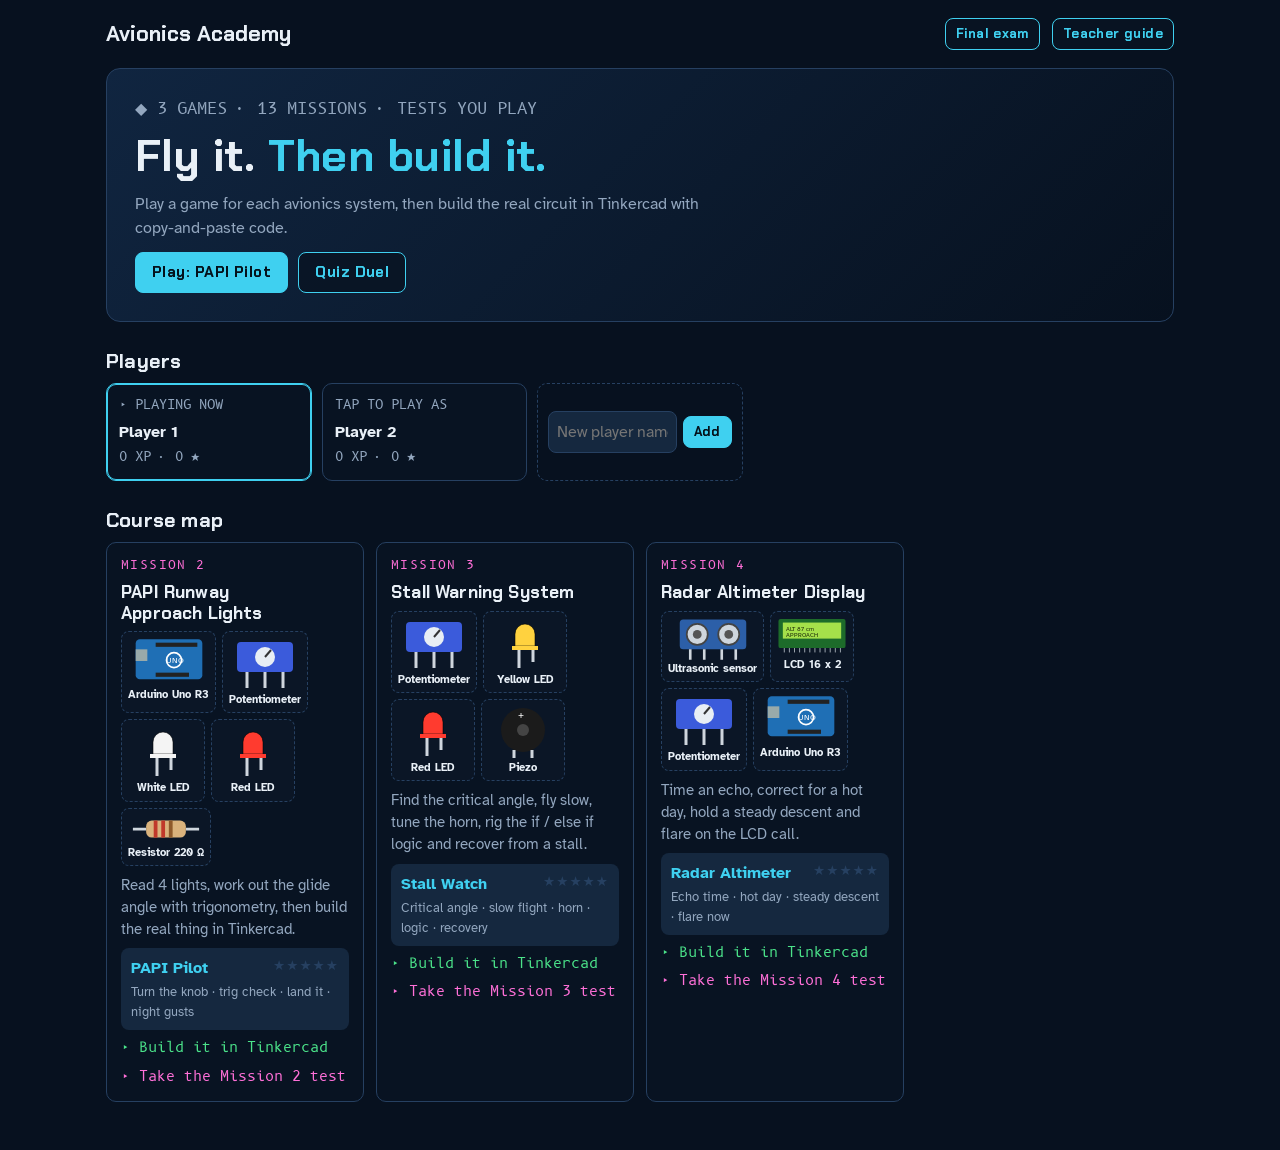
<file: index.html>
<!doctype html>
<html lang="en">
<head>
<meta charset="utf-8">
<meta name="viewport" content="width=device-width, initial-scale=1, viewport-fit=cover">
<title>Avionics Academy</title>
<link rel="preconnect" href="https://fonts.googleapis.com">
<link rel="preconnect" href="https://fonts.gstatic.com" crossorigin>
<link rel="stylesheet" href="https://fonts.googleapis.com/css2?family=Atkinson+Hyperlegible:wght@400;700&family=B612+Mono&family=Chakra+Petch:wght@500;700&display=swap">
<link rel="stylesheet" href="css/academy.css">
<style>
  body { overflow-y: auto; background: var(--bg); }
  .wrap { max-width: 1100px; margin: 0 auto; padding: 0 16px 48px; }
  .brand { display: flex; align-items: center; gap: 12px; padding-block: 18px; flex-wrap: wrap; }
  .brand .word { font-family: var(--f-display); font-weight: 700; font-size: 1.35rem; }
  .brand .grow { flex: 1; }
  .hero { border: 1px solid var(--line); border-radius: 14px; padding: 28px; background: linear-gradient(135deg, #102540, var(--bg)); display: grid; gap: 12px; }
  .hero h1 { font-family: var(--f-display); font-size: clamp(1.8rem, 5vw, 2.8rem); line-height: 1.05; }
  .hero h1 em { color: var(--cyan); font-style: normal; }
  .hero p { color: var(--dim); max-width: 60ch; }
  .hero .ac-actions { justify-content: flex-start; }
  h2.sec { font-family: var(--f-display); margin: 28px 0 10px; font-size: 1.25rem; }
  .players { display: grid; grid-template-columns: repeat(auto-fill, minmax(200px, 1fr)); gap: 10px; }
  .player { text-align: left; border: 1px solid var(--line); border-radius: var(--r); padding: 12px; background: var(--panel); color: var(--fg); font: inherit; cursor: pointer; display: grid; gap: 4px; }
  .player.cur { border-color: var(--cyan); box-shadow: 0 0 0 1px var(--cyan) inset; }
  .player small { font-family: var(--f-hud); color: var(--dim); }
  .addp { display: flex; gap: 6px; align-items: center; border: 1px dashed var(--line); border-radius: var(--r); padding: 10px; }
  .addp input { flex: 1; min-width: 0; background: var(--raised); border: 1px solid var(--line); border-radius: 8px; color: var(--fg); padding: 8px; font: inherit; }
  .map { display: grid; grid-template-columns: repeat(auto-fill, minmax(250px, 1fr)); gap: 12px; }
  .lesson { border: 1px solid var(--line); border-radius: var(--r); padding: 14px; background: var(--panel); display: grid; gap: 8px; align-content: start; }
  .lesson .n { font-family: var(--f-hud); font-size: 0.72rem; color: var(--magenta); letter-spacing: 0.12em; text-transform: uppercase; }
  .lesson h3 { font-family: var(--f-display); font-size: 1.1rem; }
  .lesson p { color: var(--dim); font-size: 0.92rem; }
  .lesson a.g { display: grid; grid-template-columns: 1fr auto; gap: 2px 8px; padding: 8px 10px; border-radius: 8px; background: var(--raised); color: var(--fg); text-decoration: none; }
  .lesson a.g:hover { outline: 1px solid var(--cyan); }
  .lesson a.g b { color: var(--cyan); }
  .lesson a.g small { grid-column: 1 / -1; color: var(--dim); }
  .lesson a.test { color: var(--magenta); font-family: var(--f-hud); font-size: 0.85rem; text-decoration: none; }
  .stars { color: var(--amber); letter-spacing: 1px; font-size: 0.85rem; }
  .stars .off { color: var(--line); }
</style>
</head>
<body>
<div class="wrap">
  <header class="brand">
    <span class="word" id="title">Learning Academy</span>
    <span class="grow"></span>
    <a class="ac-btn ghost small" href="arena.html#all">Final exam</a>
    <a class="ac-btn ghost small" href="teacher.html">Teacher guide</a>
  </header>
  <section class="hero">
    <span class="mono dim" id="chip"></span>
    <h1>Fly it. <em>Then build it.</em></h1>
    <p id="tagline">Play a game for each avionics system, then build the real circuit in Tinkercad with copy-and-paste code.</p>
    <div class="ac-actions"><a class="ac-btn" id="go" href="#">Play</a><a class="ac-btn ghost" href="arena.html#all">Quiz Duel</a></div>
  </section>
  <h2 class="sec">Players</h2>
  <div class="players" id="players"></div>
  <h2 class="sec">Course map</h2>
  <div class="map" id="map"></div>
</div>
<script>window.AC_UNIT = 'Mission'</script>
<script src="js/core.js"></script>
<script>
/* Course config: one entry per lesson in the notes. `game` + `missions` must match the ids used in each game's AC.missions(). */
const COURSE = {
  title: 'Avionics Academy',
  lessons: [
    { n: 2, title: 'PAPI Runway Approach Lights', summary: 'Read 4 lights, work out the glide angle with trigonometry, then build the real thing in Tinkercad.', build: 'tinkercad.html',
      games: [{ url: 'papi.html', name: 'PAPI Pilot', game: 'papi', missions: ['knob', 'trig', 'approach', 'gusty'], sub: 'Turn the knob · trig check · land it · night gusts' }] },
    { n: 3, title: 'Stall Warning System', summary: 'Find the critical angle, fly slow, tune the horn, rig the if / else if logic and recover from a stall.', build: 'tinkercad3.html',
      games: [{ url: 'stall.html', name: 'Stall Watch', game: 'stall', missions: ['critical', 'slow', 'horn', 'logic', 'recover'], sub: 'Critical angle · slow flight · horn · logic · recovery' }] },
    { n: 4, title: 'Radar Altimeter Display', summary: 'Time an echo, correct for a hot day, hold a steady descent and flare on the LCD call.', build: 'tinkercad4.html',
      games: [{ url: 'altimeter.html', name: 'Radar Altimeter', game: 'altimeter', missions: ['echo', 'hot', 'descent', 'flare'], sub: 'Echo time · hot day · steady descent · flare now' }] },
  ],
};
(function () {
  const { h } = AC;
  document.getElementById('title').textContent = COURSE.title;
  document.title = COURSE.title;
  const all = COURSE.lessons.flatMap((l) => l.games);
  document.getElementById('chip').textContent = (() => { const n = all.length, m = all.reduce((s, g) => s + g.missions.length, 0); return '◆ ' + n + (n === 1 ? ' GAME · ' : ' GAMES · ') + m + (m === 1 ? ' MISSION' : ' MISSIONS') + ' · TESTS YOU PLAY'; })();
  const starStr = (got, max) => h('span', { class: 'stars', html: '★'.repeat(Math.round((got / max) * 5)) + '<span class="off">' + '★'.repeat(5 - Math.round((got / max) * 5)) + '</span>', title: got + ' of ' + max + ' stars' });
  const starsOf = (g) => g.missions.reduce((s, id) => s + AC.starsFor(g.game, id), 0);

  function players() {
    const el = document.getElementById('players');
    el.innerHTML = '';
    AC.data.pilots.forEach((p, i) => {
      const got = all.reduce((s, g) => s + Object.keys(p.stars).filter((k) => k.startsWith(g.game + ':')).reduce((t, k) => t + p.stars[k], 0), 0);
      el.appendChild(h('button', { type: 'button', class: 'player' + (i === (AC.data.cur | 0) ? ' cur' : ''), onclick: () => { AC.data.cur = i; AC.save(); render(); } },
        h('small', {}, i === (AC.data.cur | 0) ? '▸ PLAYING NOW' : 'TAP TO PLAY AS'), h('b', {}, p.name), h('small', {}, p.xp + ' XP · ' + got + ' ★')));
    });
    const input = h('input', { type: 'text', placeholder: 'New player name', maxlength: '20', 'aria-label': 'New player name' });
    const add = () => { const n = input.value.trim(); if (!n) return; AC.data.pilots.push(AC.blankPilot(n)); AC.data.cur = AC.data.pilots.length - 1; AC.save(); render(); };
    input.addEventListener('keydown', (e) => { if (e.key === 'Enter') add(); });
    el.appendChild(h('div', { class: 'addp' }, input, h('button', { class: 'ac-btn small', type: 'button', onclick: add }, 'Add')));
  }
  function map() {
    const el = document.getElementById('map');
    el.innerHTML = '';
    let next = null;
    for (const l of COURSE.lessons) {
      const card = h('div', { class: 'lesson' }, h('span', { class: 'n' }, AC.UNIT + ' ' + l.n), h('h3', {}, l.title), h('p', {}, l.summary));
      for (const g of l.games) {
        const got = starsOf(g), max = g.missions.length * 3;
        if (!next && got < max) next = g;
        card.appendChild(h('a', { class: 'g', href: g.url }, h('b', {}, g.name), starStr(got, max), g.sub ? h('small', {}, g.sub) : null));
      }
      if (l.build) card.appendChild(h('a', { class: 'test', style: { color: 'var(--green)' }, href: l.build }, '▸ Build it in Tinkercad'));
      card.appendChild(h('a', { class: 'test', href: 'arena.html#w' + l.n }, '▸ Take the Mission ' + l.n + ' test'));
      el.appendChild(card);
    }
    const go = document.getElementById('go');
    const g = next || all[0];
    go.href = g.url;
    go.textContent = 'Play: ' + g.name;
  }
  function render() { players(); map(); }
  render();
})();
</script>
<script src="js/visuals.js"></script>
<style>.vrow{display:flex;flex-wrap:wrap;gap:6px}.vpart{margin:0;background:#0b1626;border:1px dashed var(--line);border-radius:8px;padding:4px 6px;display:grid;justify-items:center;font-size:.68rem;min-width:84px;text-align:center}.vpart figcaption span{display:none}.vpart svg{max-width:70px;height:auto}</style>
</body>
</html>
</file>
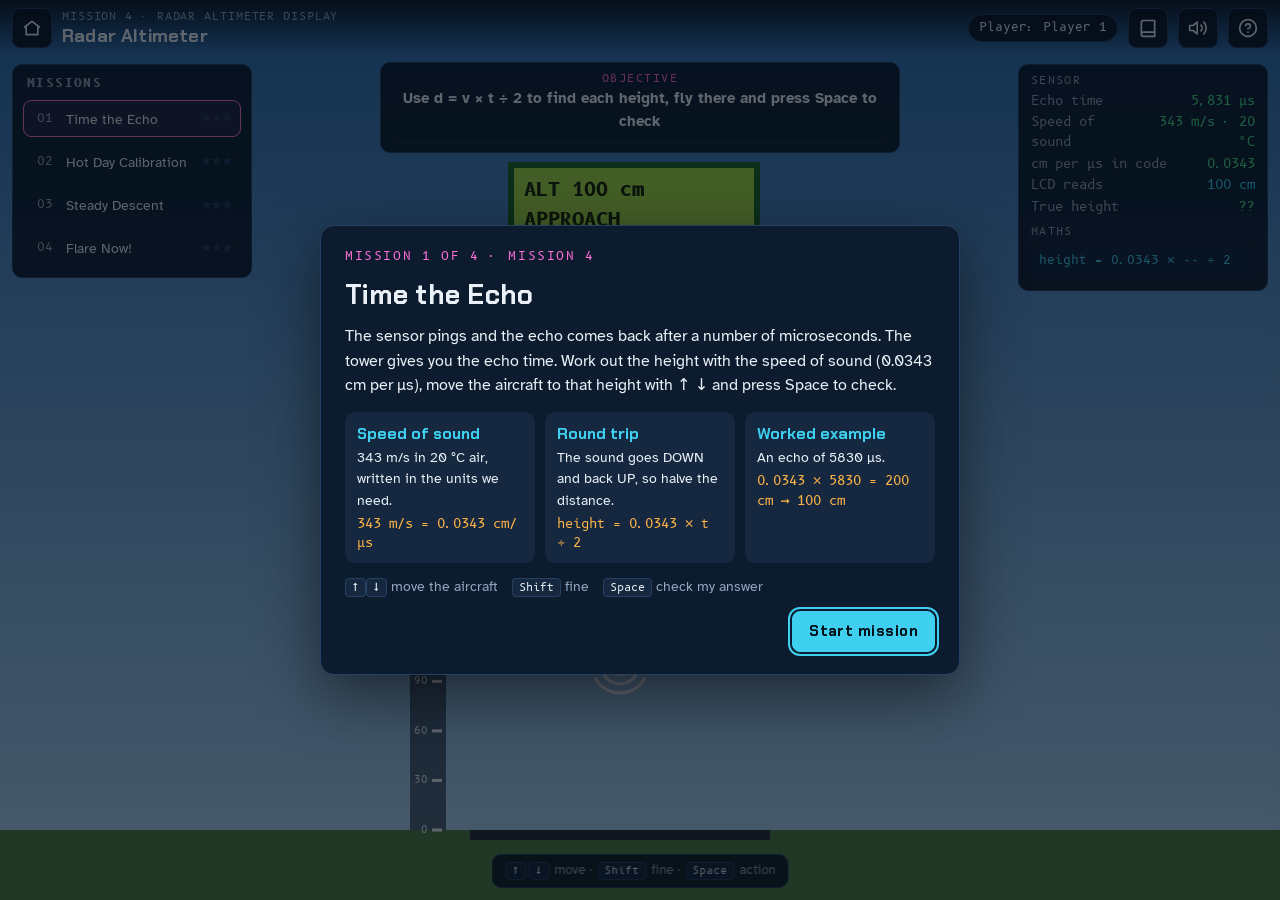
<file: altimeter.html>
<!doctype html>
<html lang="en">
<head>
<meta charset="utf-8">
<meta name="viewport" content="width=device-width, initial-scale=1, viewport-fit=cover">
<title>Radar Altimeter</title>
<link rel="preconnect" href="https://fonts.googleapis.com">
<link rel="preconnect" href="https://fonts.gstatic.com" crossorigin>
<link rel="stylesheet" href="https://fonts.googleapis.com/css2?family=Atkinson+Hyperlegible:wght@400;700&family=B612+Mono&family=Chakra+Petch:wght@500;700&display=swap">
<link rel="stylesheet" href="css/academy.css">
</head>
<body>
<main class="game"><div id="stage"></div></main>
<script>window.AC_UNIT = 'Mission'</script>
<script src="js/core.js"></script>
<script src="js/echo-model.js"></script>
<script src="js/questions.js"></script>
<script src="js/altimeter.js"></script>
</body>
</html>
</file>
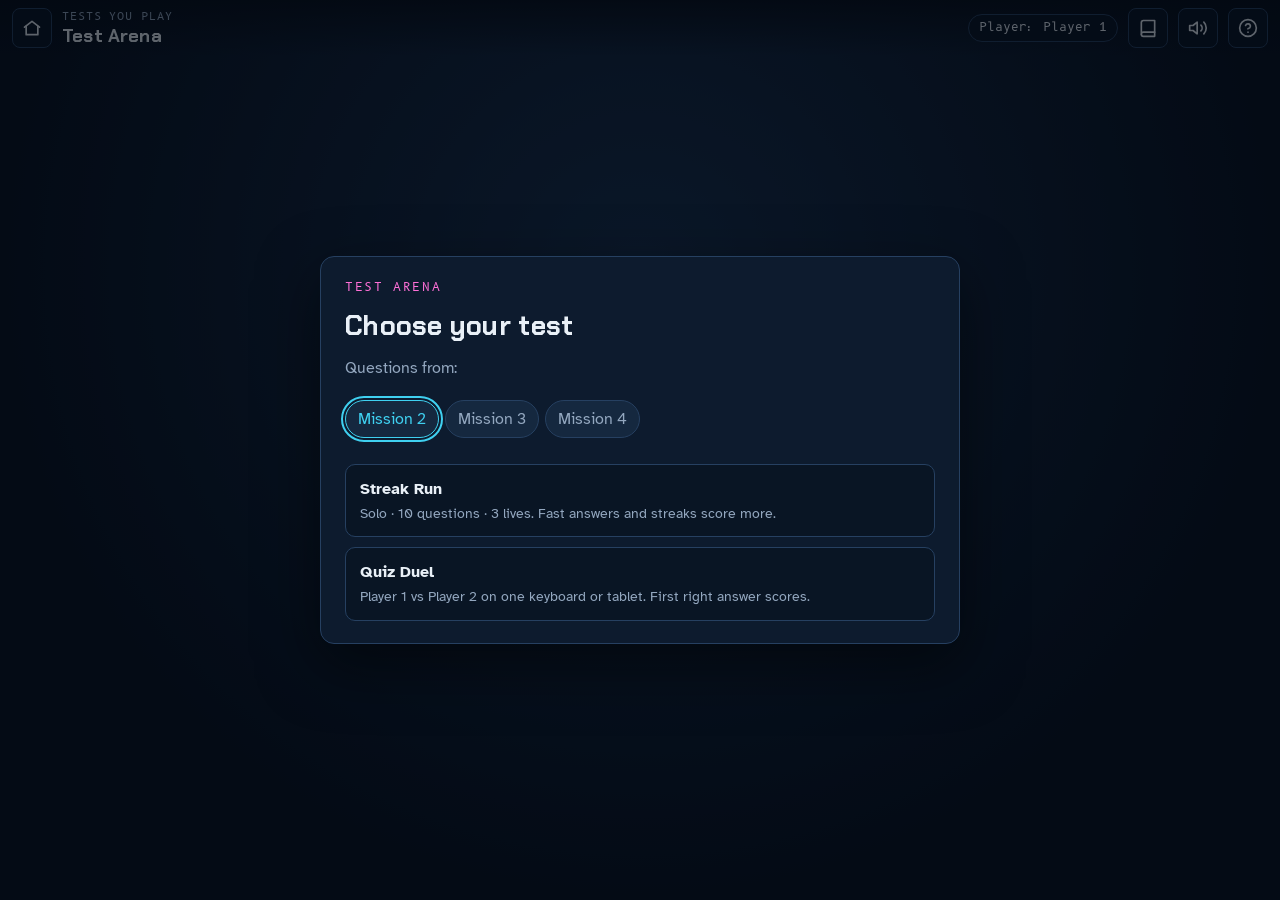
<file: arena.html>
<!doctype html>
<html lang="en">
<head>
<meta charset="utf-8">
<meta name="viewport" content="width=device-width, initial-scale=1, viewport-fit=cover">
<title>Test Arena</title>
<link rel="preconnect" href="https://fonts.googleapis.com">
<link rel="preconnect" href="https://fonts.gstatic.com" crossorigin>
<link rel="stylesheet" href="https://fonts.googleapis.com/css2?family=Atkinson+Hyperlegible:wght@400;700&family=B612+Mono&family=Chakra+Petch:wght@500;700&display=swap">
<link rel="stylesheet" href="css/academy.css">
<style>
  .game.arena { background: radial-gradient(ellipse at 50% 30%, #17304f, var(--bg) 70%); overflow-y: auto; }
  .board { position: relative; z-index: 5; max-width: 900px; margin: 0 auto; padding: 96px 16px 32px; display: grid; gap: 14px; }
  .status { display: flex; gap: 10px; flex-wrap: wrap; align-items: center; font-family: var(--f-hud); font-size: 0.85rem; }
  .status .grow { flex: 1; }
  .status b { color: var(--cyan); font-size: 1.1rem; }
  .timer { height: 8px; border-radius: 4px; background: var(--raised); overflow: hidden; }
  .timer i { display: block; height: 100%; width: 100%; background: var(--cyan); }
  .qtext { font-size: clamp(1.15rem, 3.2vw, 1.6rem); font-weight: 700; min-height: 3em; }
  .opts { display: grid; grid-template-columns: 1fr 1fr; gap: 10px; }
  .opts button { display: flex; gap: 10px; align-items: center; text-align: left; min-height: 64px; padding: 10px 14px; border-radius: var(--r); border: 1px solid var(--line); background: var(--panel); color: var(--fg); font: inherit; cursor: pointer; }
  .opts button:hover { border-color: var(--cyan); }
  .opts button .L { font-family: var(--f-hud); color: var(--cyan); flex: none; }
  .opts button.right { border-color: var(--green); background: rgba(75, 227, 138, 0.16); }
  .opts button.wrong { border-color: var(--red); background: rgba(255, 90, 79, 0.16); }
  .why { color: var(--dim); min-height: 1.5em; }
  .pads { display: grid; grid-template-columns: 1fr 1fr; gap: 14px; }
  .pad { border: 1px solid var(--line); border-radius: var(--r); padding: 10px; background: var(--panel); }
  .pad h3 { font-size: 0.95rem; display: flex; justify-content: space-between; }
  .pad .keys { display: grid; grid-template-columns: repeat(4, 1fr); gap: 6px; margin-top: 8px; }
  .pad .keys button { min-height: 52px; border-radius: 8px; border: 1px solid var(--line); background: var(--raised); color: var(--fg); font: 700 1rem var(--f-hud); cursor: pointer; }
  .pad.locked { opacity: 0.4; }
  .pad.scored { border-color: var(--green); }
  .chips { display: flex; flex-wrap: wrap; gap: 6px; margin: 6px 0 12px; }
  .chips button { border: 1px solid var(--line); background: var(--raised); color: var(--dim); border-radius: 999px; padding: 6px 12px; font: inherit; cursor: pointer; }
  .chips button.on { border-color: var(--cyan); color: var(--cyan); }
  .modes { display: grid; gap: 10px; }
  .modes button { text-align: left; padding: 12px 14px; border-radius: var(--r); border: 1px solid var(--line); background: var(--panel); color: var(--fg); font: inherit; cursor: pointer; display: grid; gap: 2px; }
  .modes button:hover { border-color: var(--cyan); }
  .modes button span { color: var(--dim); font-size: 0.9rem; }
  .missed { display: grid; gap: 8px; max-height: 40vh; overflow-y: auto; }
  .missed div { border-left: 3px solid var(--amber); padding-left: 10px; }
  .missed p { color: var(--dim); font-size: 0.9rem; }
  @media (max-width: 640px) { .opts { grid-template-columns: 1fr; } .board { padding-top: 84px; } }
</style>
</head>
<body>
<main class="game arena"><div class="board" id="board"></div></main>
<script>window.AC_UNIT = "Mission"</script>
<script src="js/core.js"></script>
<script src="js/questions.js"></script>
<script src="js/arena.js"></script>
</body>
</html>
</file>
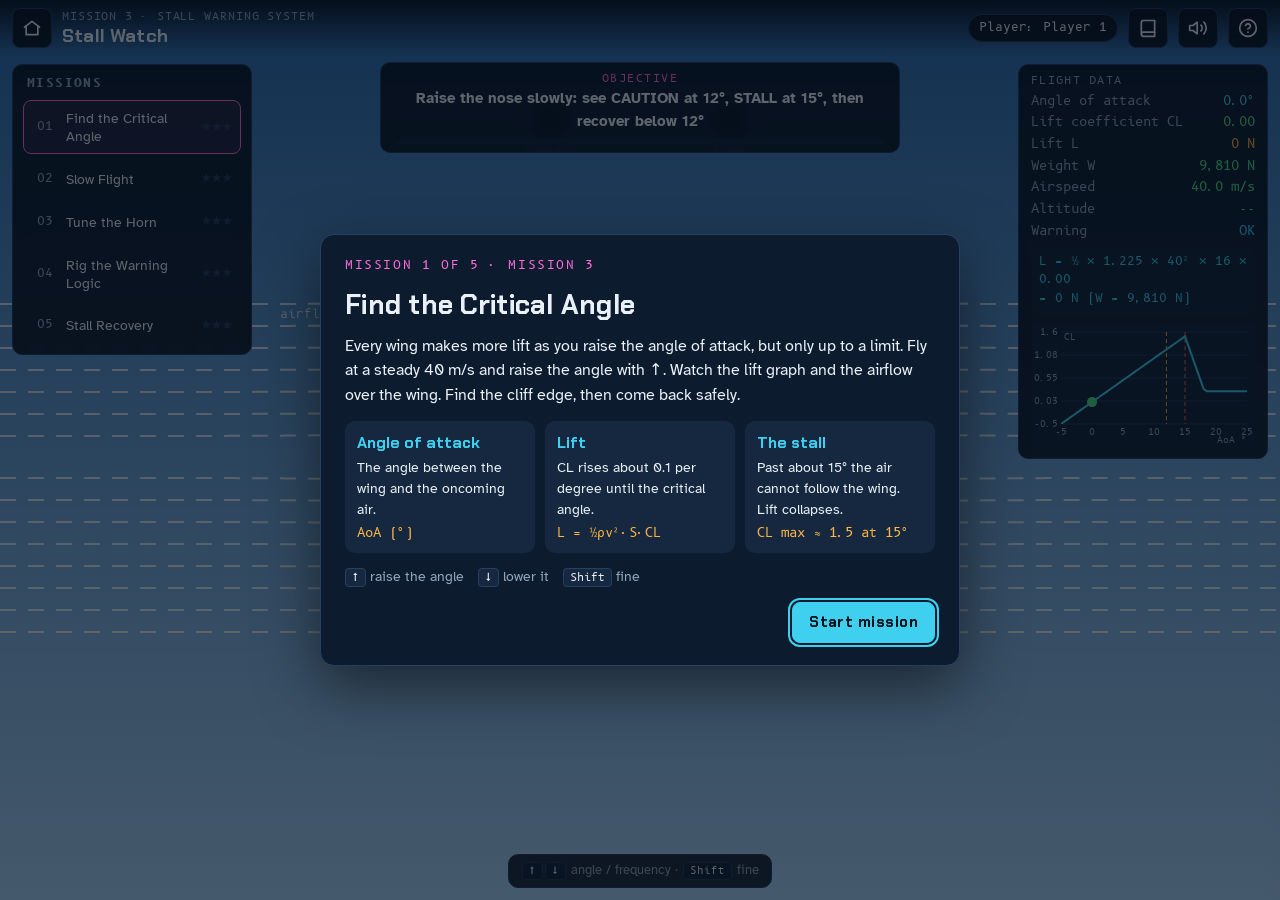
<file: stall.html>
<!doctype html>
<html lang="en">
<head>
<meta charset="utf-8">
<meta name="viewport" content="width=device-width, initial-scale=1, viewport-fit=cover">
<title>Stall Watch</title>
<link rel="preconnect" href="https://fonts.googleapis.com">
<link rel="preconnect" href="https://fonts.gstatic.com" crossorigin>
<link rel="stylesheet" href="https://fonts.googleapis.com/css2?family=Atkinson+Hyperlegible:wght@400;700&family=B612+Mono&family=Chakra+Petch:wght@500;700&display=swap">
<link rel="stylesheet" href="css/academy.css">
</head>
<body>
<main class="game"><div id="stage"></div></main>
<script>window.AC_UNIT = 'Mission'</script>
<script src="js/core.js"></script>
<script src="js/stall-model.js"></script>
<script src="js/questions.js"></script>
<script src="js/stall.js"></script>
</body>
</html>
</file>
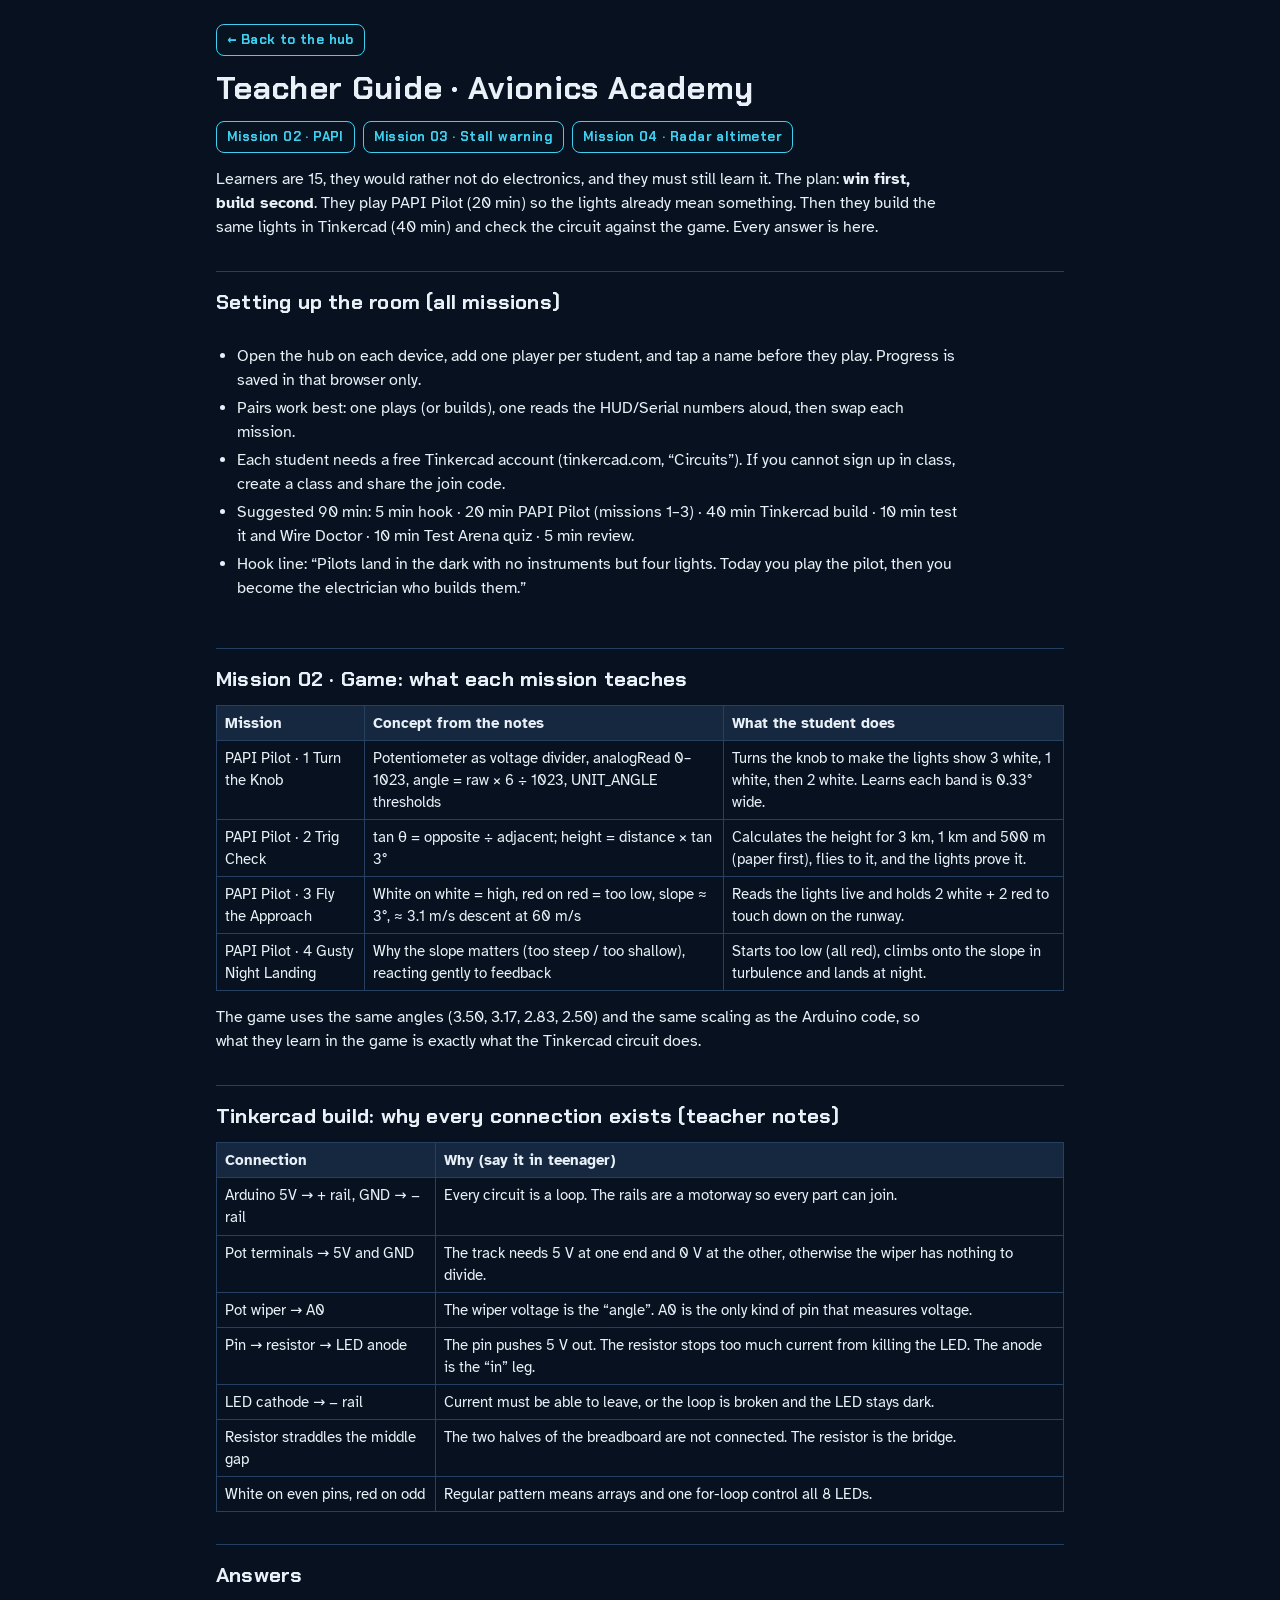
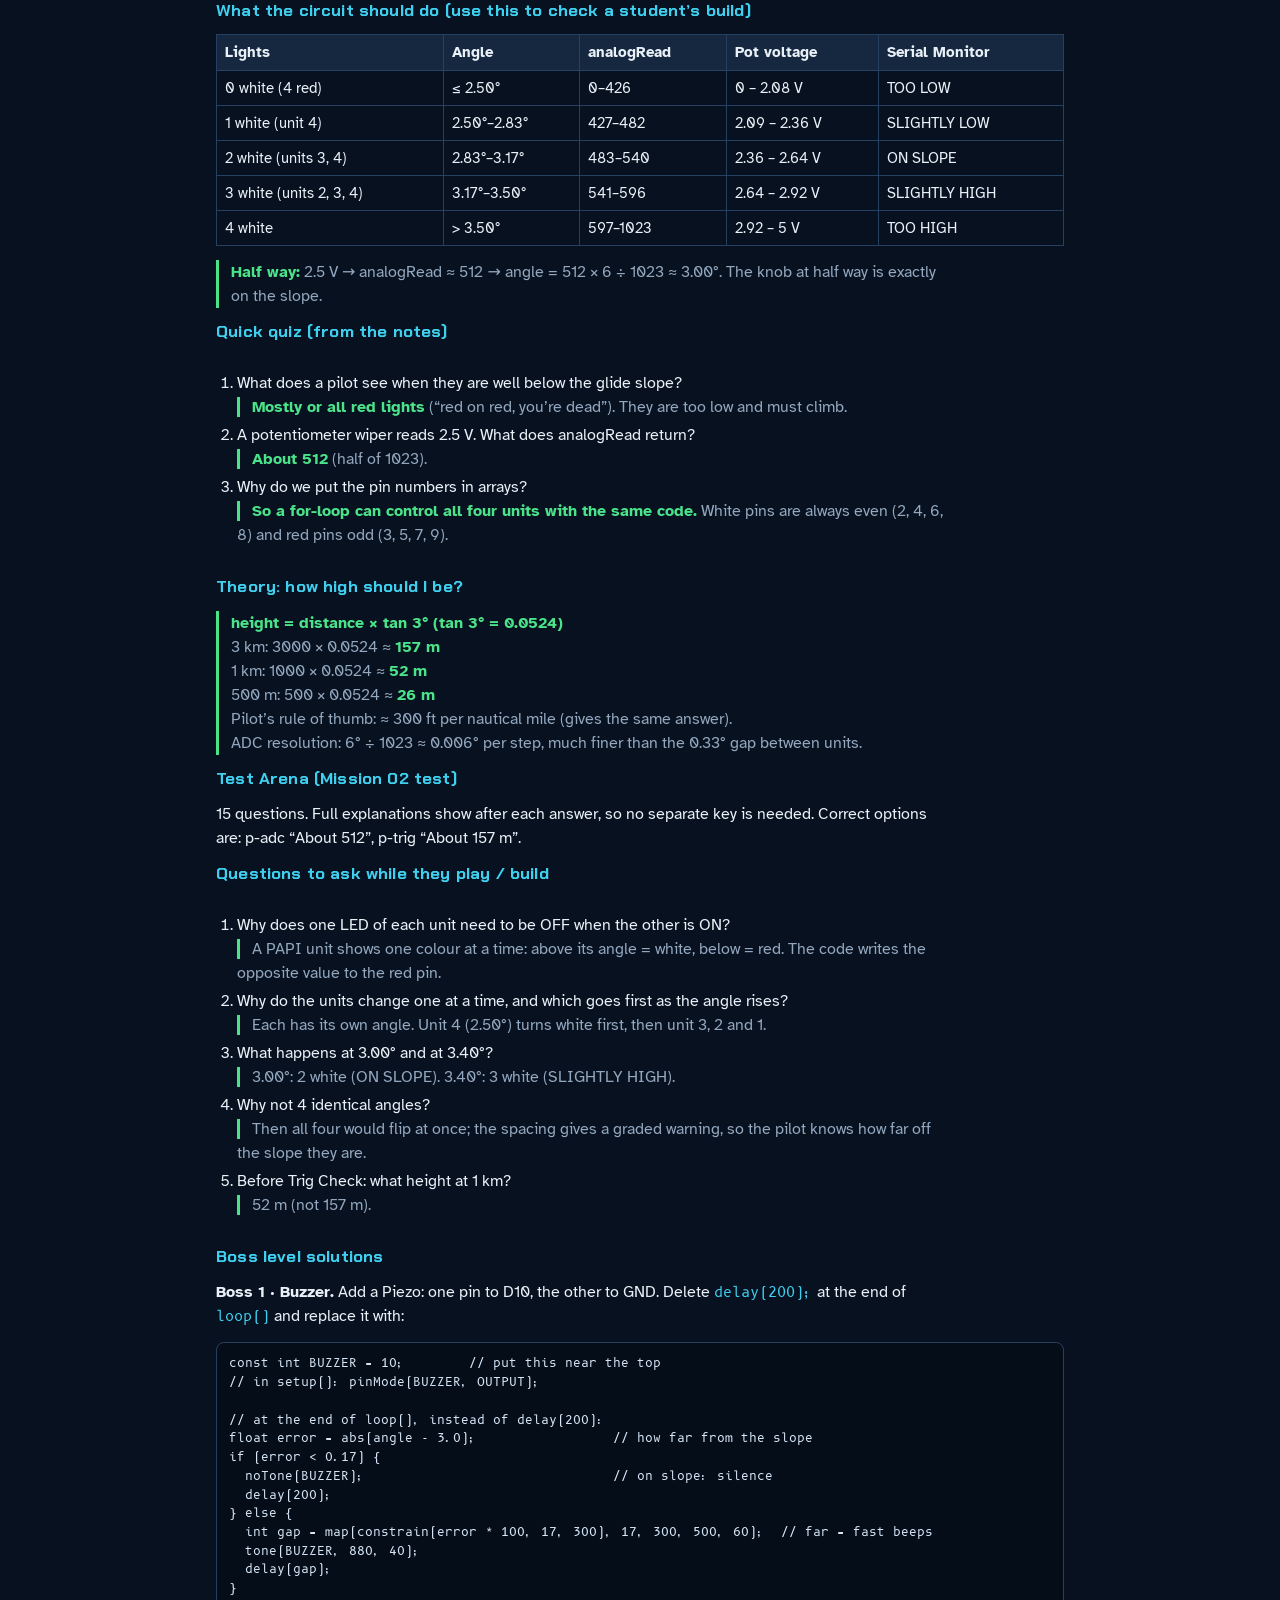
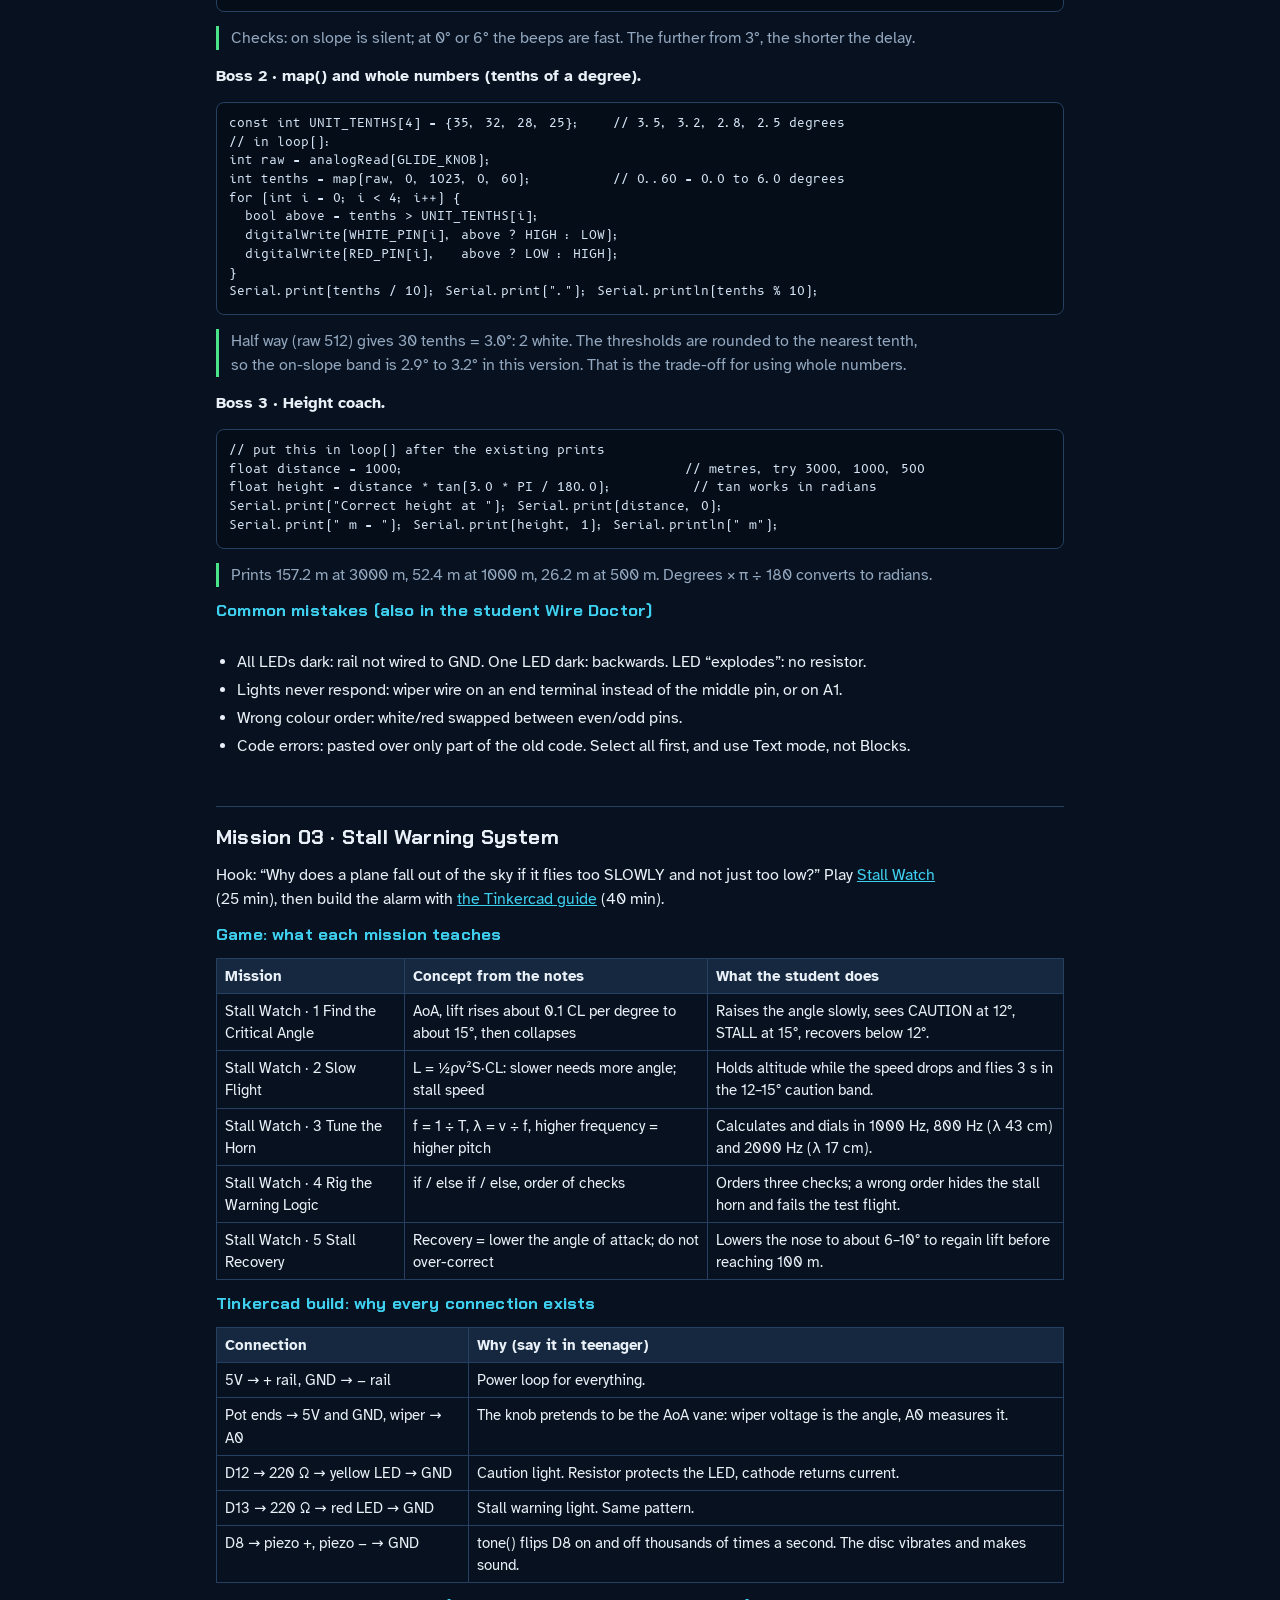
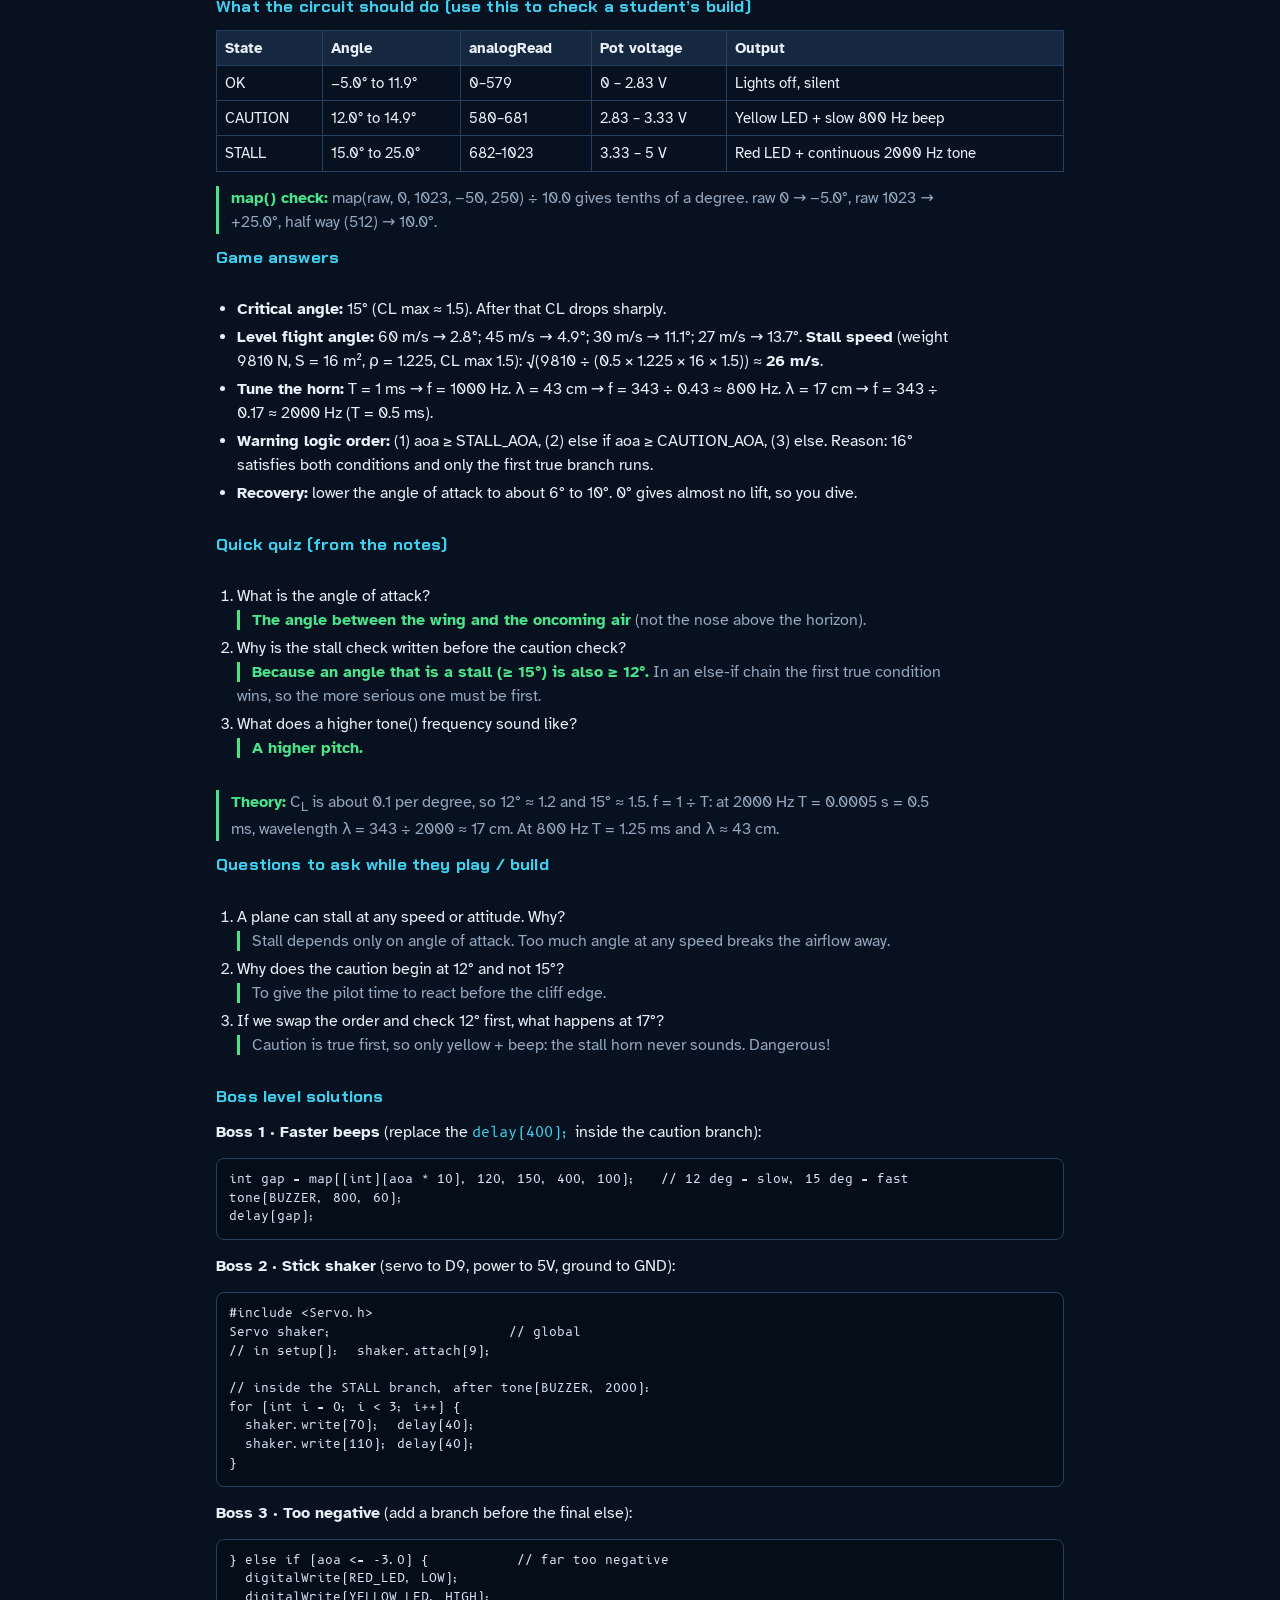
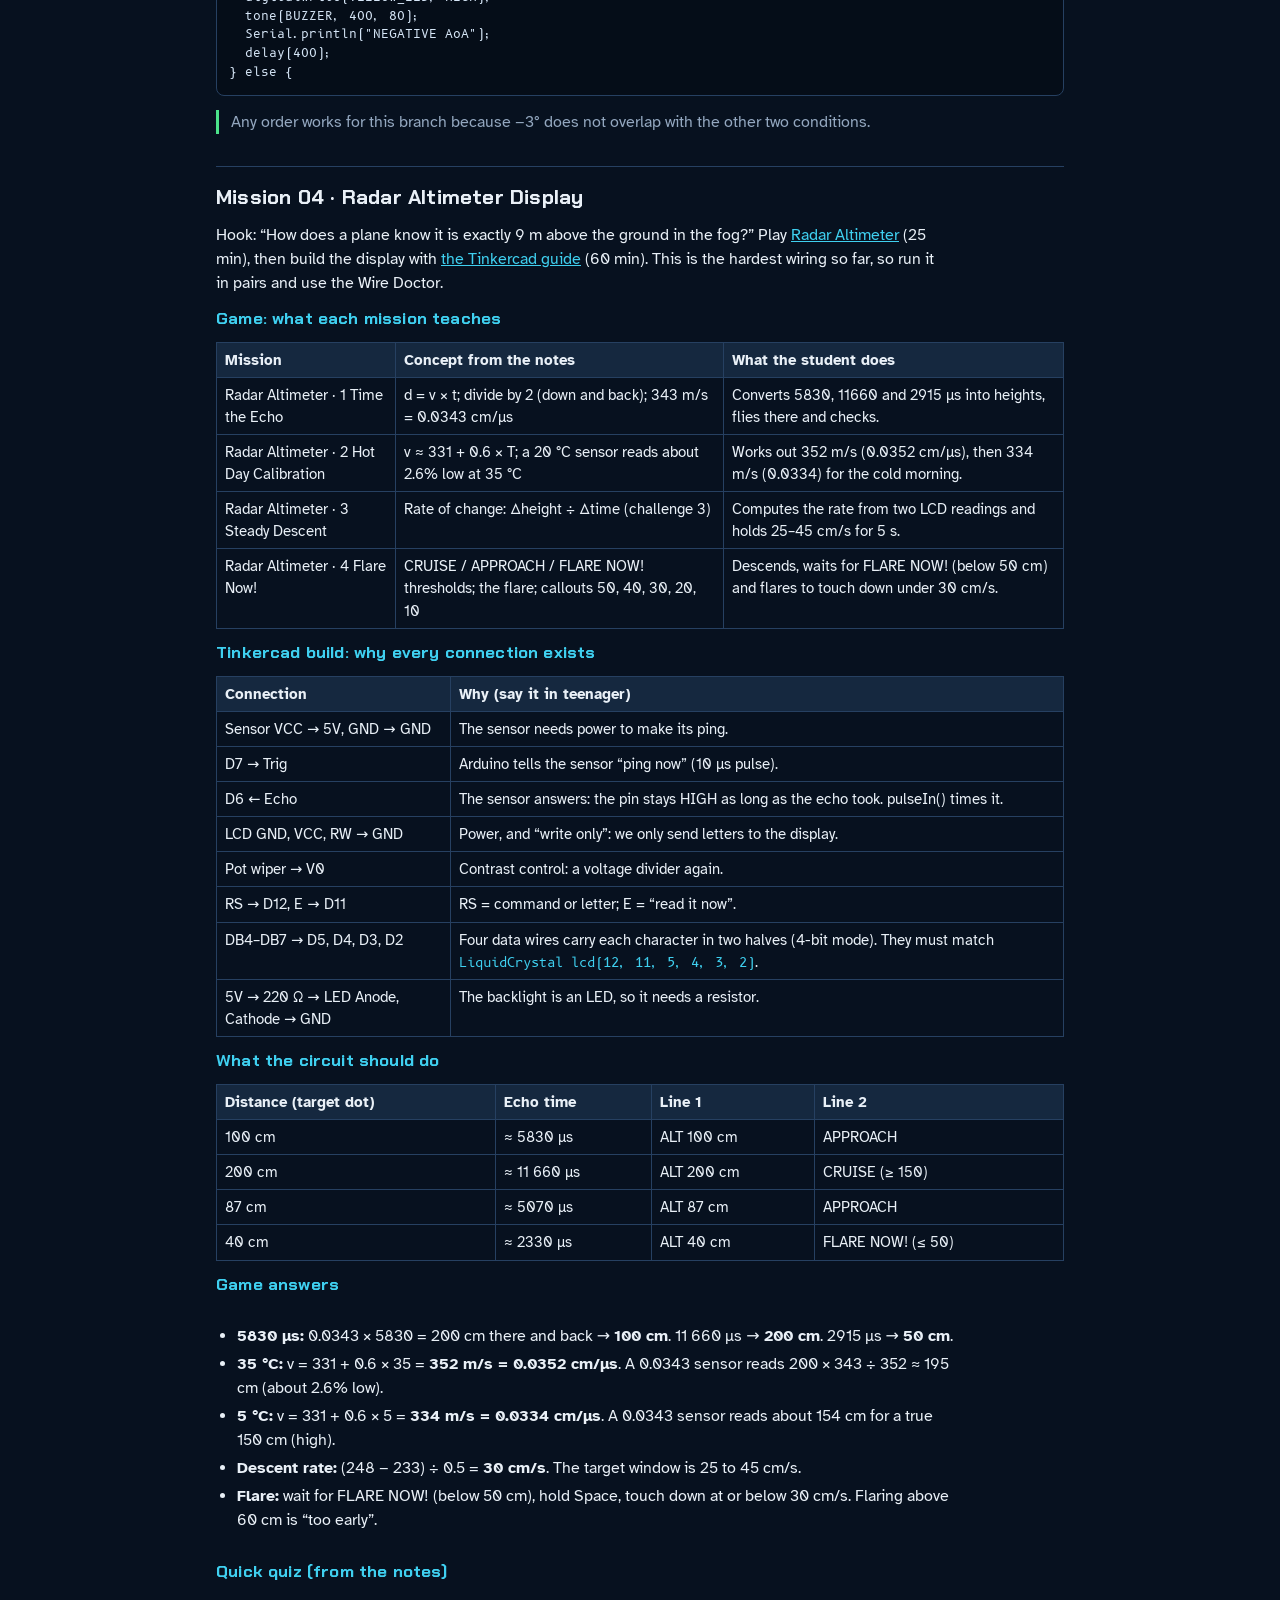
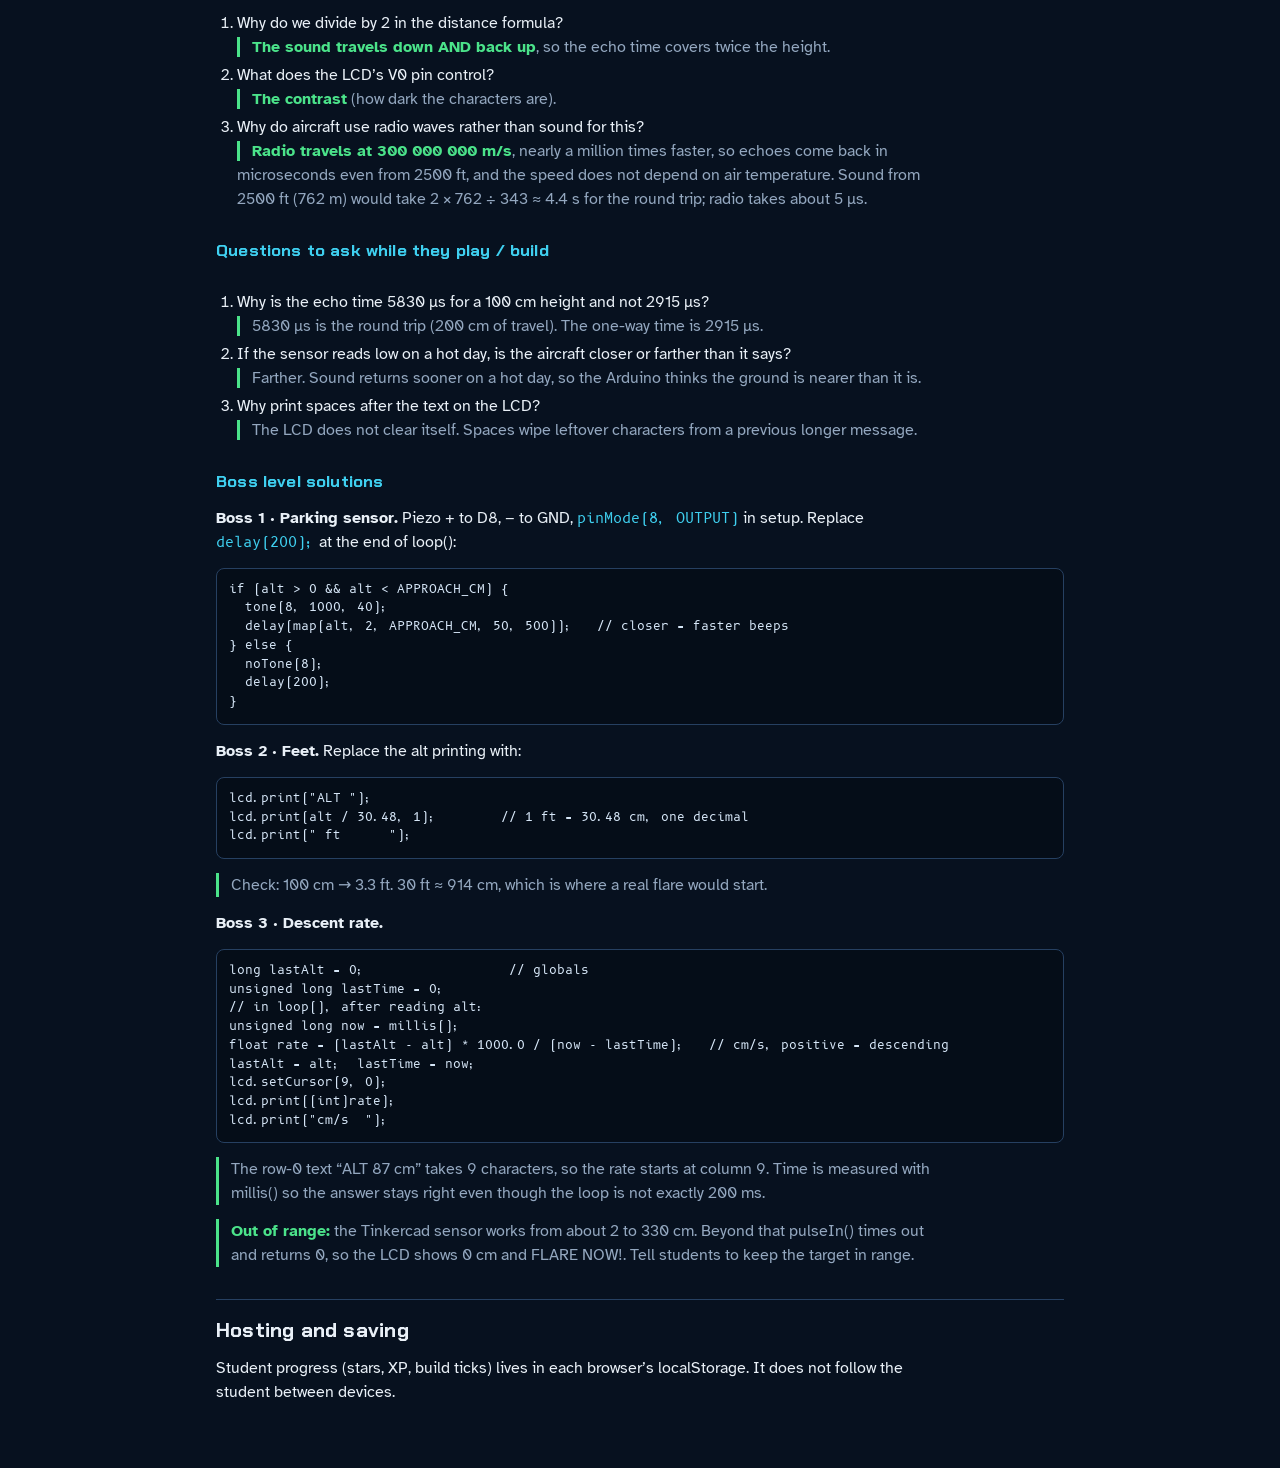
<file: teacher.html>
<!doctype html>
<html lang="en">
<head>
<meta charset="utf-8">
<meta name="viewport" content="width=device-width, initial-scale=1">
<title>Teacher Guide · Avionics Academy</title>
<link rel="stylesheet" href="https://fonts.googleapis.com/css2?family=Atkinson+Hyperlegible:wght@400;700&family=B612+Mono&family=Chakra+Petch:wght@500;700&display=swap">
<link rel="stylesheet" href="css/academy.css">
<style>
  body { overflow-y: auto; background: var(--bg); }
  article { max-width: 880px; margin: 0 auto; padding: 24px 16px 64px; display: grid; gap: 14px; }
  h1 { font-family: var(--f-display); font-size: 2rem; }
  h2 { font-family: var(--f-display); font-size: 1.3rem; margin-top: 18px; border-top: 1px solid var(--line); padding-top: 18px; }
  h3 { font-size: 1.05rem; color: var(--cyan); }
  p, li { color: var(--fg); max-width: 72ch; }
  ul, ol { padding-left: 1.3em; display: grid; gap: 4px; }
  .ans { border-left: 3px solid var(--green); padding-left: 12px; color: var(--dim); }
  .ans b { color: var(--green); }
  table { border-collapse: collapse; width: 100%; font-size: 0.92rem; }
  th, td { border: 1px solid var(--line); padding: 6px 8px; text-align: left; vertical-align: top; }
  th { background: var(--raised); }
  pre { margin: 0; background: #050d18; border: 1px solid var(--line); border-radius: 8px; padding: 12px; overflow-x: auto; font-family: var(--f-hud); font-size: 0.78rem; line-height: 1.5; color: #d6e6f7; }
  code { font-family: var(--f-hud); font-size: 0.85em; color: var(--cyan); }
  @media print { body { background: #fff; } * { color: #000 !important; } pre { background: #f4f4f4; } }
</style>
</head>
<body>
<article>
  <a class="ac-btn ghost small" href="index.html" style="justify-self: start">← Back to the hub</a>
  <h1>Teacher Guide · Avionics Academy</h1>
  <p class="nav" style="display:flex;gap:8px;flex-wrap:wrap"><a class="ac-btn ghost small" href="#m2">Mission 02 · PAPI</a><a class="ac-btn ghost small" href="#m3">Mission 03 · Stall warning</a><a class="ac-btn ghost small" href="#m4">Mission 04 · Radar altimeter</a></p>
  <p>Learners are 15, they would rather not do electronics, and they must still learn it. The plan: <b>win first, build second</b>. They play PAPI Pilot (20 min) so the lights already mean something. Then they build the same lights in Tinkercad (40 min) and check the circuit against the game. Every answer is here.</p>

  <h2>Setting up the room (all missions)</h2>
  <ul>
    <li>Open the hub on each device, add one player per student, and tap a name before they play. Progress is saved in that browser only.</li>
    <li>Pairs work best: one plays (or builds), one reads the HUD/Serial numbers aloud, then swap each mission.</li>
    <li>Each student needs a free Tinkercad account (tinkercad.com, “Circuits”). If you cannot sign up in class, create a class and share the join code.</li>
    <li>Suggested 90 min: 5 min hook · 20 min PAPI Pilot (missions 1–3) · 40 min Tinkercad build · 10 min test it and Wire Doctor · 10 min Test Arena quiz · 5 min review.</li>
    <li>Hook line: “Pilots land in the dark with no instruments but four lights. Today you play the pilot, then you become the electrician who builds them.”</li>
  </ul>

  <h2 id="m2">Mission 02 · Game: what each mission teaches</h2>
  <table>
    <tr><th>Mission</th><th>Concept from the notes</th><th>What the student does</th></tr>
    <tr><td>PAPI Pilot · 1 Turn the Knob</td><td>Potentiometer as voltage divider, analogRead 0–1023, angle = raw × 6 ÷ 1023, UNIT_ANGLE thresholds</td><td>Turns the knob to make the lights show 3 white, 1 white, then 2 white. Learns each band is 0.33° wide.</td></tr>
    <tr><td>PAPI Pilot · 2 Trig Check</td><td>tan θ = opposite ÷ adjacent; height = distance × tan 3°</td><td>Calculates the height for 3 km, 1 km and 500 m (paper first), flies to it, and the lights prove it.</td></tr>
    <tr><td>PAPI Pilot · 3 Fly the Approach</td><td>White on white = high, red on red = too low, slope ≈ 3°, ≈ 3.1 m/s descent at 60 m/s</td><td>Reads the lights live and holds 2 white + 2 red to touch down on the runway.</td></tr>
    <tr><td>PAPI Pilot · 4 Gusty Night Landing</td><td>Why the slope matters (too steep / too shallow), reacting gently to feedback</td><td>Starts too low (all red), climbs onto the slope in turbulence and lands at night.</td></tr>
  </table>
  <p>The game uses the same angles (3.50, 3.17, 2.83, 2.50) and the same scaling as the Arduino code, so what they learn in the game is exactly what the Tinkercad circuit does.</p>

  <h2>Tinkercad build: why every connection exists (teacher notes)</h2>
  <table>
    <tr><th>Connection</th><th>Why (say it in teenager)</th></tr>
    <tr><td>Arduino 5V → + rail, GND → − rail</td><td>Every circuit is a loop. The rails are a motorway so every part can join.</td></tr>
    <tr><td>Pot terminals → 5V and GND</td><td>The track needs 5 V at one end and 0 V at the other, otherwise the wiper has nothing to divide.</td></tr>
    <tr><td>Pot wiper → A0</td><td>The wiper voltage is the “angle”. A0 is the only kind of pin that measures voltage.</td></tr>
    <tr><td>Pin → resistor → LED anode</td><td>The pin pushes 5 V out. The resistor stops too much current from killing the LED. The anode is the “in” leg.</td></tr>
    <tr><td>LED cathode → − rail</td><td>Current must be able to leave, or the loop is broken and the LED stays dark.</td></tr>
    <tr><td>Resistor straddles the middle gap</td><td>The two halves of the breadboard are not connected. The resistor is the bridge.</td></tr>
    <tr><td>White on even pins, red on odd</td><td>Regular pattern means arrays and one for-loop control all 8 LEDs.</td></tr>
  </table>

  <h2 id="answers">Answers</h2>

  <h3>What the circuit should do (use this to check a student’s build)</h3>
  <table>
    <tr><th>Lights</th><th>Angle</th><th>analogRead</th><th>Pot voltage</th><th>Serial Monitor</th></tr>
    <tr><td>0 white (4 red)</td><td>≤ 2.50°</td><td>0–426</td><td>0 – 2.08 V</td><td>TOO LOW</td></tr>
    <tr><td>1 white (unit 4)</td><td>2.50°–2.83°</td><td>427–482</td><td>2.09 – 2.36 V</td><td>SLIGHTLY LOW</td></tr>
    <tr><td>2 white (units 3, 4)</td><td>2.83°–3.17°</td><td>483–540</td><td>2.36 – 2.64 V</td><td>ON SLOPE</td></tr>
    <tr><td>3 white (units 2, 3, 4)</td><td>3.17°–3.50°</td><td>541–596</td><td>2.64 – 2.92 V</td><td>SLIGHTLY HIGH</td></tr>
    <tr><td>4 white</td><td>&gt; 3.50°</td><td>597–1023</td><td>2.92 – 5 V</td><td>TOO HIGH</td></tr>
  </table>
  <p class="ans"><b>Half way:</b> 2.5 V → analogRead ≈ 512 → angle = 512 × 6 ÷ 1023 ≈ 3.00°. The knob at half way is exactly on the slope.</p>

  <h3>Quick quiz (from the notes)</h3>
  <ol>
    <li>What does a pilot see when they are well below the glide slope?<br><span class="ans"><b>Mostly or all red lights</b> (“red on red, you’re dead”). They are too low and must climb.</span></li>
    <li>A potentiometer wiper reads 2.5 V. What does analogRead return?<br><span class="ans"><b>About 512</b> (half of 1023).</span></li>
    <li>Why do we put the pin numbers in arrays?<br><span class="ans"><b>So a for-loop can control all four units with the same code.</b> White pins are always even (2, 4, 6, 8) and red pins odd (3, 5, 7, 9).</span></li>
  </ol>

  <h3>Theory: how high should I be?</h3>
  <p class="ans"><b>height = distance × tan 3° (tan 3° = 0.0524)</b><br>3 km: 3000 × 0.0524 ≈ <b>157 m</b><br>1 km: 1000 × 0.0524 ≈ <b>52 m</b><br>500 m: 500 × 0.0524 ≈ <b>26 m</b><br>Pilot’s rule of thumb: ≈ 300 ft per nautical mile (gives the same answer).<br>ADC resolution: 6° ÷ 1023 ≈ 0.006° per step, much finer than the 0.33° gap between units.</p>

  <h3>Test Arena (Mission 02 test)</h3>
  <p>15 questions. Full explanations show after each answer, so no separate key is needed. Correct options are: p-adc “About 512”, p-trig “About 157 m”.</p>

  <h3>Questions to ask while they play / build</h3>
  <ol>
    <li>Why does one LED of each unit need to be OFF when the other is ON?<br><span class="ans">A PAPI unit shows one colour at a time: above its angle = white, below = red. The code writes the opposite value to the red pin.</span></li>
    <li>Why do the units change one at a time, and which goes first as the angle rises?<br><span class="ans">Each has its own angle. Unit 4 (2.50°) turns white first, then unit 3, 2 and 1.</span></li>
    <li>What happens at 3.00° and at 3.40°?<br><span class="ans">3.00°: 2 white (ON SLOPE). 3.40°: 3 white (SLIGHTLY HIGH).</span></li>
    <li>Why not 4 identical angles?<br><span class="ans">Then all four would flip at once; the spacing gives a graded warning, so the pilot knows how far off the slope they are.</span></li>
    <li>Before Trig Check: what height at 1 km?<br><span class="ans">52 m (not 157 m).</span></li>
  </ol>

  <h3>Boss level solutions</h3>
  <p><b>Boss 1 · Buzzer.</b> Add a Piezo: one pin to D10, the other to GND. Delete <code>delay(200);</code> at the end of <code>loop()</code> and replace it with:</p>
<pre>const int BUZZER = 10;        // put this near the top
// in setup(): pinMode(BUZZER, OUTPUT);

// at the end of loop(), instead of delay(200):
float error = abs(angle - 3.0);                 // how far from the slope
if (error < 0.17) {
  noTone(BUZZER);                               // on slope: silence
  delay(200);
} else {
  int gap = map(constrain(error * 100, 17, 300), 17, 300, 500, 60);  // far = fast beeps
  tone(BUZZER, 880, 40);
  delay(gap);
}</pre>
  <p class="ans">Checks: on slope is silent; at 0° or 6° the beeps are fast. The further from 3°, the shorter the delay.</p>

  <p><b>Boss 2 · map() and whole numbers (tenths of a degree).</b></p>
<pre>const int UNIT_TENTHS[4] = {35, 32, 28, 25};    // 3.5, 3.2, 2.8, 2.5 degrees
// in loop():
int raw = analogRead(GLIDE_KNOB);
int tenths = map(raw, 0, 1023, 0, 60);          // 0..60 = 0.0 to 6.0 degrees
for (int i = 0; i < 4; i++) {
  bool above = tenths > UNIT_TENTHS[i];
  digitalWrite(WHITE_PIN[i], above ? HIGH : LOW);
  digitalWrite(RED_PIN[i],   above ? LOW : HIGH);
}
Serial.print(tenths / 10); Serial.print("."); Serial.println(tenths % 10);</pre>
  <p class="ans">Half way (raw 512) gives 30 tenths = 3.0°: 2 white. The thresholds are rounded to the nearest tenth, so the on-slope band is 2.9° to 3.2° in this version. That is the trade-off for using whole numbers.</p>

  <p><b>Boss 3 · Height coach.</b></p>
<pre>// put this in loop() after the existing prints
float distance = 1000;                                   // metres, try 3000, 1000, 500
float height = distance * tan(3.0 * PI / 180.0);          // tan works in radians
Serial.print("Correct height at "); Serial.print(distance, 0);
Serial.print(" m = "); Serial.print(height, 1); Serial.println(" m");</pre>
  <p class="ans">Prints 157.2 m at 3000 m, 52.4 m at 1000 m, 26.2 m at 500 m. Degrees × π ÷ 180 converts to radians.</p>

  <h3>Common mistakes (also in the student Wire Doctor)</h3>
  <ul>
    <li>All LEDs dark: rail not wired to GND. One LED dark: backwards. LED “explodes”: no resistor.</li>
    <li>Lights never respond: wiper wire on an end terminal instead of the middle pin, or on A1.</li>
    <li>Wrong colour order: white/red swapped between even/odd pins.</li>
    <li>Code errors: pasted over only part of the old code. Select all first, and use Text mode, not Blocks.</li>
  </ul>

  
  <h2 id="m3">Mission 03 · Stall Warning System</h2>
  <p>Hook: “Why does a plane fall out of the sky if it flies too SLOWLY and not just too low?” Play <a href="stall.html">Stall Watch</a> (25 min), then build the alarm with <a href="tinkercad3.html">the Tinkercad guide</a> (40 min).</p>

  <h3>Game: what each mission teaches</h3>
  <table>
    <tr><th>Mission</th><th>Concept from the notes</th><th>What the student does</th></tr>
    <tr><td>Stall Watch · 1 Find the Critical Angle</td><td>AoA, lift rises about 0.1 CL per degree to about 15°, then collapses</td><td>Raises the angle slowly, sees CAUTION at 12°, STALL at 15°, recovers below 12°.</td></tr>
    <tr><td>Stall Watch · 2 Slow Flight</td><td>L = ½ρv²S·CL: slower needs more angle; stall speed</td><td>Holds altitude while the speed drops and flies 3 s in the 12–15° caution band.</td></tr>
    <tr><td>Stall Watch · 3 Tune the Horn</td><td>f = 1 ÷ T, λ = v ÷ f, higher frequency = higher pitch</td><td>Calculates and dials in 1000 Hz, 800 Hz (λ 43 cm) and 2000 Hz (λ 17 cm).</td></tr>
    <tr><td>Stall Watch · 4 Rig the Warning Logic</td><td>if / else if / else, order of checks</td><td>Orders three checks; a wrong order hides the stall horn and fails the test flight.</td></tr>
    <tr><td>Stall Watch · 5 Stall Recovery</td><td>Recovery = lower the angle of attack; do not over-correct</td><td>Lowers the nose to about 6–10° to regain lift before reaching 100 m.</td></tr>
  </table>

  <h3>Tinkercad build: why every connection exists</h3>
  <table>
    <tr><th>Connection</th><th>Why (say it in teenager)</th></tr>
    <tr><td>5V → + rail, GND → − rail</td><td>Power loop for everything.</td></tr>
    <tr><td>Pot ends → 5V and GND, wiper → A0</td><td>The knob pretends to be the AoA vane: wiper voltage is the angle, A0 measures it.</td></tr>
    <tr><td>D12 → 220 Ω → yellow LED → GND</td><td>Caution light. Resistor protects the LED, cathode returns current.</td></tr>
    <tr><td>D13 → 220 Ω → red LED → GND</td><td>Stall warning light. Same pattern.</td></tr>
    <tr><td>D8 → piezo +, piezo − → GND</td><td>tone() flips D8 on and off thousands of times a second. The disc vibrates and makes sound.</td></tr>
  </table>

  <h3>What the circuit should do (use this to check a student’s build)</h3>
  <table>
    <tr><th>State</th><th>Angle</th><th>analogRead</th><th>Pot voltage</th><th>Output</th></tr>
    <tr><td>OK</td><td>−5.0° to 11.9°</td><td>0–579</td><td>0 – 2.83 V</td><td>Lights off, silent</td></tr>
    <tr><td>CAUTION</td><td>12.0° to 14.9°</td><td>580–681</td><td>2.83 – 3.33 V</td><td>Yellow LED + slow 800 Hz beep</td></tr>
    <tr><td>STALL</td><td>15.0° to 25.0°</td><td>682–1023</td><td>3.33 – 5 V</td><td>Red LED + continuous 2000 Hz tone</td></tr>
  </table>
  <p class="ans"><b>map() check:</b> map(raw, 0, 1023, −50, 250) ÷ 10.0 gives tenths of a degree. raw 0 → −5.0°, raw 1023 → +25.0°, half way (512) → 10.0°.</p>

  <h3>Game answers</h3>
  <ul>
    <li><b>Critical angle:</b> 15° (CL max ≈ 1.5). After that CL drops sharply.</li>
    <li><b>Level flight angle:</b> 60 m/s → 2.8°; 45 m/s → 4.9°; 30 m/s → 11.1°; 27 m/s → 13.7°. <b>Stall speed</b> (weight 9810 N, S = 16 m², ρ = 1.225, CL max 1.5): √(9810 ÷ (0.5 × 1.225 × 16 × 1.5)) ≈ <b>26 m/s</b>.</li>
    <li><b>Tune the horn:</b> T = 1 ms → f = 1000 Hz. λ = 43 cm → f = 343 ÷ 0.43 ≈ 800 Hz. λ = 17 cm → f = 343 ÷ 0.17 ≈ 2000 Hz (T = 0.5 ms).</li>
    <li><b>Warning logic order:</b> (1) aoa ≥ STALL_AOA, (2) else if aoa ≥ CAUTION_AOA, (3) else. Reason: 16° satisfies both conditions and only the first true branch runs.</li>
    <li><b>Recovery:</b> lower the angle of attack to about 6° to 10°. 0° gives almost no lift, so you dive.</li>
  </ul>

  <h3>Quick quiz (from the notes)</h3>
  <ol>
    <li>What is the angle of attack?<br><span class="ans"><b>The angle between the wing and the oncoming air</b> (not the nose above the horizon).</span></li>
    <li>Why is the stall check written before the caution check?<br><span class="ans"><b>Because an angle that is a stall (≥ 15°) is also ≥ 12°.</b> In an else-if chain the first true condition wins, so the more serious one must be first.</span></li>
    <li>What does a higher tone() frequency sound like?<br><span class="ans"><b>A higher pitch.</b></span></li>
  </ol>
  <p class="ans"><b>Theory:</b> C<sub>L</sub> is about 0.1 per degree, so 12° ≈ 1.2 and 15° ≈ 1.5. f = 1 ÷ T: at 2000 Hz T = 0.0005 s = 0.5 ms, wavelength λ = 343 ÷ 2000 ≈ 17 cm. At 800 Hz T = 1.25 ms and λ ≈ 43 cm.</p>

  <h3>Questions to ask while they play / build</h3>
  <ol>
    <li>A plane can stall at any speed or attitude. Why?<br><span class="ans">Stall depends only on angle of attack. Too much angle at any speed breaks the airflow away.</span></li>
    <li>Why does the caution begin at 12° and not 15°?<br><span class="ans">To give the pilot time to react before the cliff edge.</span></li>
    <li>If we swap the order and check 12° first, what happens at 17°?<br><span class="ans">Caution is true first, so only yellow + beep: the stall horn never sounds. Dangerous!</span></li>
  </ol>

  <h3>Boss level solutions</h3>
  <p><b>Boss 1 · Faster beeps</b> (replace the <code>delay(400);</code> inside the caution branch):</p>
<pre>int gap = map((int)(aoa * 10), 120, 150, 400, 100);   // 12 deg = slow, 15 deg = fast
tone(BUZZER, 800, 60);
delay(gap);</pre>
  <p><b>Boss 2 · Stick shaker</b> (servo to D9, power to 5V, ground to GND):</p>
<pre>#include &lt;Servo.h&gt;
Servo shaker;                      // global
// in setup():  shaker.attach(9);

// inside the STALL branch, after tone(BUZZER, 2000):
for (int i = 0; i &lt; 3; i++) {
  shaker.write(70);  delay(40);
  shaker.write(110); delay(40);
}</pre>
  <p><b>Boss 3 · Too negative</b> (add a branch before the final else):</p>
<pre>} else if (aoa &lt;= -3.0) {           // far too negative
  digitalWrite(RED_LED, LOW);
  digitalWrite(YELLOW_LED, HIGH);
  tone(BUZZER, 400, 80);
  Serial.println("NEGATIVE AoA");
  delay(400);
} else {</pre>
  <p class="ans">Any order works for this branch because −3° does not overlap with the other two conditions.</p>

  <h2 id="m4">Mission 04 · Radar Altimeter Display</h2>
  <p>Hook: “How does a plane know it is exactly 9 m above the ground in the fog?” Play <a href="altimeter.html">Radar Altimeter</a> (25 min), then build the display with <a href="tinkercad4.html">the Tinkercad guide</a> (60 min). This is the hardest wiring so far, so run it in pairs and use the Wire Doctor.</p>

  <h3>Game: what each mission teaches</h3>
  <table>
    <tr><th>Mission</th><th>Concept from the notes</th><th>What the student does</th></tr>
    <tr><td>Radar Altimeter · 1 Time the Echo</td><td>d = v × t; divide by 2 (down and back); 343 m/s = 0.0343 cm/µs</td><td>Converts 5830, 11660 and 2915 µs into heights, flies there and checks.</td></tr>
    <tr><td>Radar Altimeter · 2 Hot Day Calibration</td><td>v ≈ 331 + 0.6 × T; a 20 °C sensor reads about 2.6% low at 35 °C</td><td>Works out 352 m/s (0.0352 cm/µs), then 334 m/s (0.0334) for the cold morning.</td></tr>
    <tr><td>Radar Altimeter · 3 Steady Descent</td><td>Rate of change: Δheight ÷ Δtime (challenge 3)</td><td>Computes the rate from two LCD readings and holds 25–45 cm/s for 5 s.</td></tr>
    <tr><td>Radar Altimeter · 4 Flare Now!</td><td>CRUISE / APPROACH / FLARE NOW! thresholds; the flare; callouts 50, 40, 30, 20, 10</td><td>Descends, waits for FLARE NOW! (below 50 cm) and flares to touch down under 30 cm/s.</td></tr>
  </table>

  <h3>Tinkercad build: why every connection exists</h3>
  <table>
    <tr><th>Connection</th><th>Why (say it in teenager)</th></tr>
    <tr><td>Sensor VCC → 5V, GND → GND</td><td>The sensor needs power to make its ping.</td></tr>
    <tr><td>D7 → Trig</td><td>Arduino tells the sensor “ping now” (10 µs pulse).</td></tr>
    <tr><td>D6 ← Echo</td><td>The sensor answers: the pin stays HIGH as long as the echo took. pulseIn() times it.</td></tr>
    <tr><td>LCD GND, VCC, RW → GND</td><td>Power, and “write only”: we only send letters to the display.</td></tr>
    <tr><td>Pot wiper → V0</td><td>Contrast control: a voltage divider again.</td></tr>
    <tr><td>RS → D12, E → D11</td><td>RS = command or letter; E = “read it now”.</td></tr>
    <tr><td>DB4–DB7 → D5, D4, D3, D2</td><td>Four data wires carry each character in two halves (4-bit mode). They must match <code>LiquidCrystal lcd(12, 11, 5, 4, 3, 2)</code>.</td></tr>
    <tr><td>5V → 220 Ω → LED Anode, Cathode → GND</td><td>The backlight is an LED, so it needs a resistor.</td></tr>
  </table>

  <h3>What the circuit should do</h3>
  <table>
    <tr><th>Distance (target dot)</th><th>Echo time</th><th>Line 1</th><th>Line 2</th></tr>
    <tr><td>100 cm</td><td>≈ 5830 µs</td><td>ALT 100 cm</td><td>APPROACH</td></tr>
    <tr><td>200 cm</td><td>≈ 11 660 µs</td><td>ALT 200 cm</td><td>CRUISE (≥ 150)</td></tr>
    <tr><td>87 cm</td><td>≈ 5070 µs</td><td>ALT 87 cm</td><td>APPROACH</td></tr>
    <tr><td>40 cm</td><td>≈ 2330 µs</td><td>ALT 40 cm</td><td>FLARE NOW! (≤ 50)</td></tr>
  </table>

  <h3>Game answers</h3>
  <ul>
    <li><b>5830 µs:</b> 0.0343 × 5830 = 200 cm there and back → <b>100 cm</b>. 11 660 µs → <b>200 cm</b>. 2915 µs → <b>50 cm</b>.</li>
    <li><b>35 °C:</b> v = 331 + 0.6 × 35 = <b>352 m/s = 0.0352 cm/µs</b>. A 0.0343 sensor reads 200 × 343 ÷ 352 ≈ 195 cm (about 2.6% low).</li>
    <li><b>5 °C:</b> v = 331 + 0.6 × 5 = <b>334 m/s = 0.0334 cm/µs</b>. A 0.0343 sensor reads about 154 cm for a true 150 cm (high).</li>
    <li><b>Descent rate:</b> (248 − 233) ÷ 0.5 = <b>30 cm/s</b>. The target window is 25 to 45 cm/s.</li>
    <li><b>Flare:</b> wait for FLARE NOW! (below 50 cm), hold Space, touch down at or below 30 cm/s. Flaring above 60 cm is “too early”.</li>
  </ul>

  <h3>Quick quiz (from the notes)</h3>
  <ol>
    <li>Why do we divide by 2 in the distance formula?<br><span class="ans"><b>The sound travels down AND back up</b>, so the echo time covers twice the height.</span></li>
    <li>What does the LCD’s V0 pin control?<br><span class="ans"><b>The contrast</b> (how dark the characters are).</span></li>
    <li>Why do aircraft use radio waves rather than sound for this?<br><span class="ans"><b>Radio travels at 300 000 000 m/s</b>, nearly a million times faster, so echoes come back in microseconds even from 2500 ft, and the speed does not depend on air temperature. Sound from 2500 ft (762 m) would take 2 × 762 ÷ 343 ≈ 4.4 s for the round trip; radio takes about 5 µs.</span></li>
  </ol>

  <h3>Questions to ask while they play / build</h3>
  <ol>
    <li>Why is the echo time 5830 µs for a 100 cm height and not 2915 µs?<br><span class="ans">5830 µs is the round trip (200 cm of travel). The one-way time is 2915 µs.</span></li>
    <li>If the sensor reads low on a hot day, is the aircraft closer or farther than it says?<br><span class="ans">Farther. Sound returns sooner on a hot day, so the Arduino thinks the ground is nearer than it is.</span></li>
    <li>Why print spaces after the text on the LCD?<br><span class="ans">The LCD does not clear itself. Spaces wipe leftover characters from a previous longer message.</span></li>
  </ol>

  <h3>Boss level solutions</h3>
  <p><b>Boss 1 · Parking sensor.</b> Piezo + to D8, − to GND, <code>pinMode(8, OUTPUT)</code> in setup. Replace <code>delay(200);</code> at the end of loop():</p>
<pre>if (alt &gt; 0 &amp;&amp; alt &lt; APPROACH_CM) {
  tone(8, 1000, 40);
  delay(map(alt, 2, APPROACH_CM, 50, 500));   // closer = faster beeps
} else {
  noTone(8);
  delay(200);
}</pre>
  <p><b>Boss 2 · Feet.</b> Replace the alt printing with:</p>
<pre>lcd.print("ALT ");
lcd.print(alt / 30.48, 1);        // 1 ft = 30.48 cm, one decimal
lcd.print(" ft      ");</pre>
  <p class="ans">Check: 100 cm → 3.3 ft. 30 ft ≈ 914 cm, which is where a real flare would start.</p>
  <p><b>Boss 3 · Descent rate.</b></p>
<pre>long lastAlt = 0;                  // globals
unsigned long lastTime = 0;
// in loop(), after reading alt:
unsigned long now = millis();
float rate = (lastAlt - alt) * 1000.0 / (now - lastTime);   // cm/s, positive = descending
lastAlt = alt;  lastTime = now;
lcd.setCursor(9, 0);
lcd.print((int)rate);
lcd.print("cm/s  ");</pre>
  <p class="ans">The row-0 text “ALT 87 cm” takes 9 characters, so the rate starts at column 9. Time is measured with millis() so the answer stays right even though the loop is not exactly 200 ms.</p>
  <p class="ans"><b>Out of range:</b> the Tinkercad sensor works from about 2 to 330 cm. Beyond that pulseIn() times out and returns 0, so the LCD shows 0 cm and FLARE NOW!. Tell students to keep the target in range.</p>

  <h2>Hosting and saving</h2>
  <p>Student progress (stars, XP, build ticks) lives in each browser’s localStorage. It does not follow the student between devices.</p>
</article>
</body>
</html>
</file>
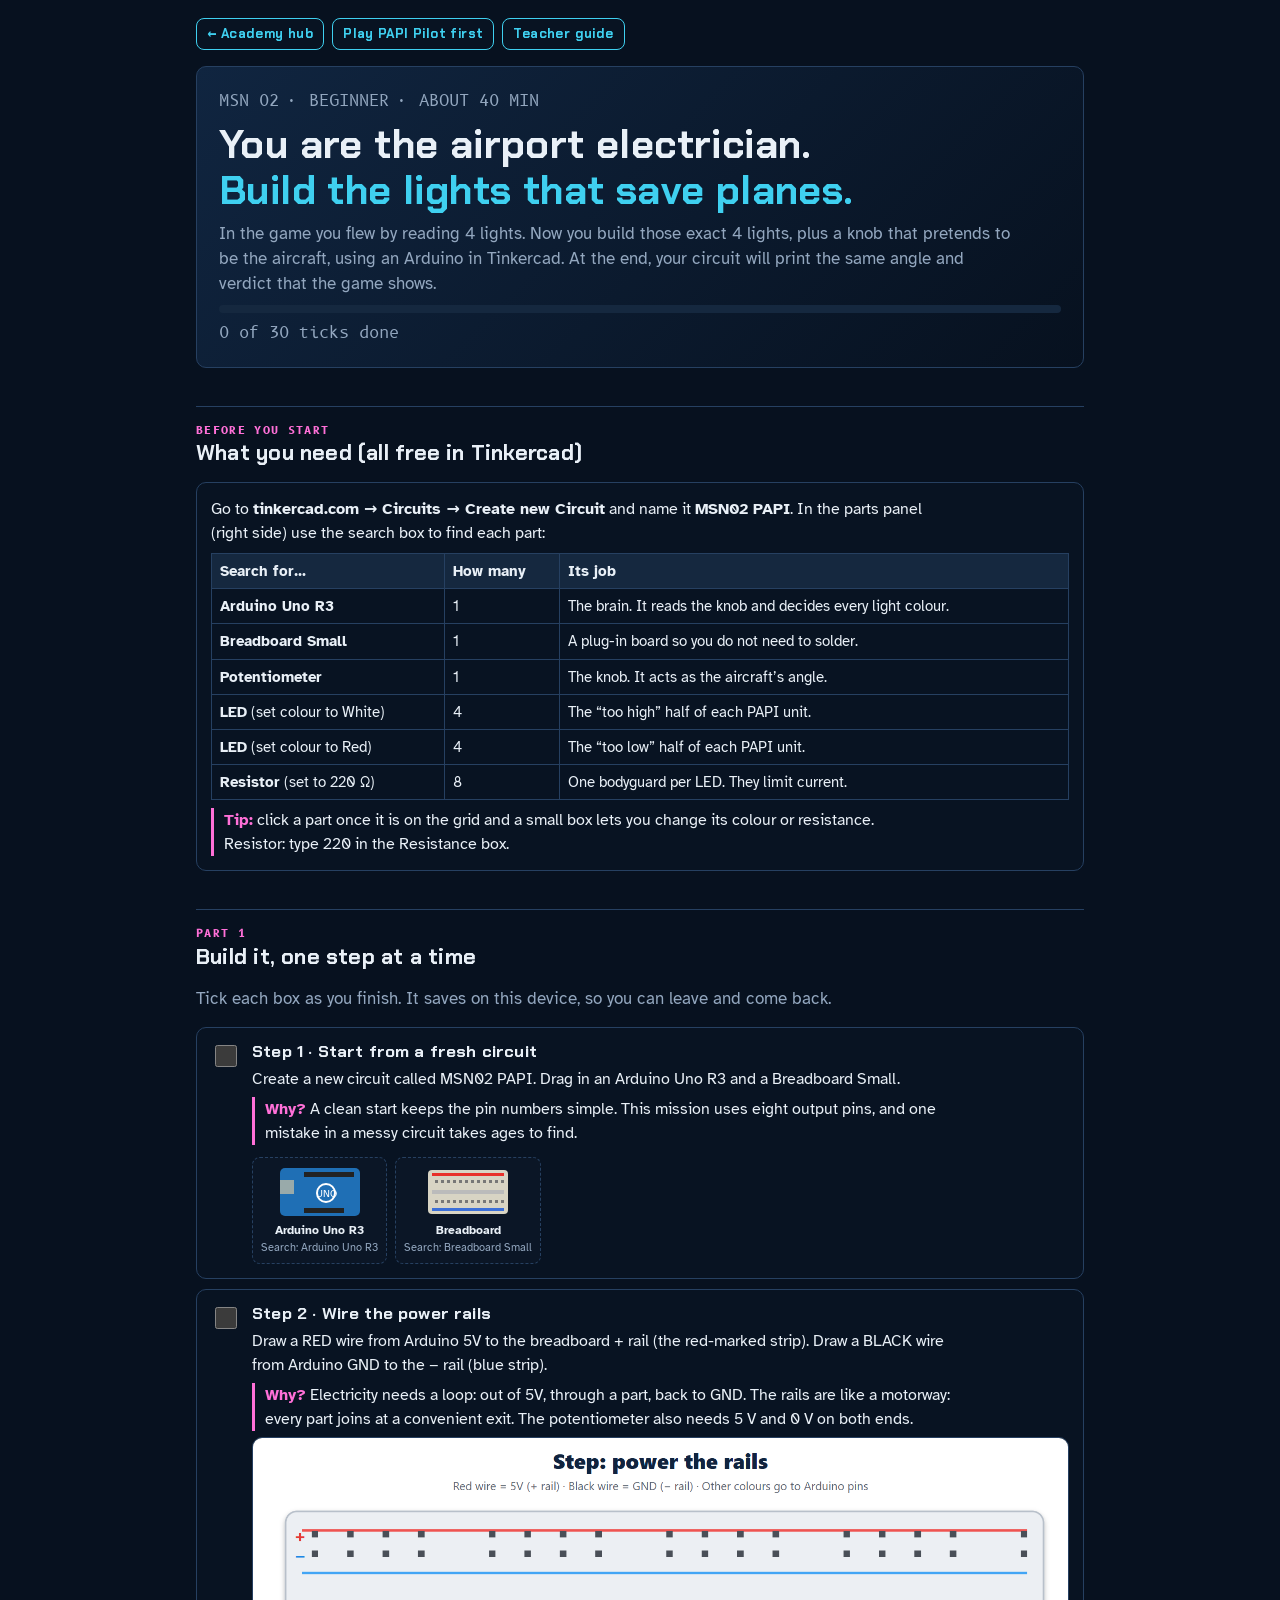
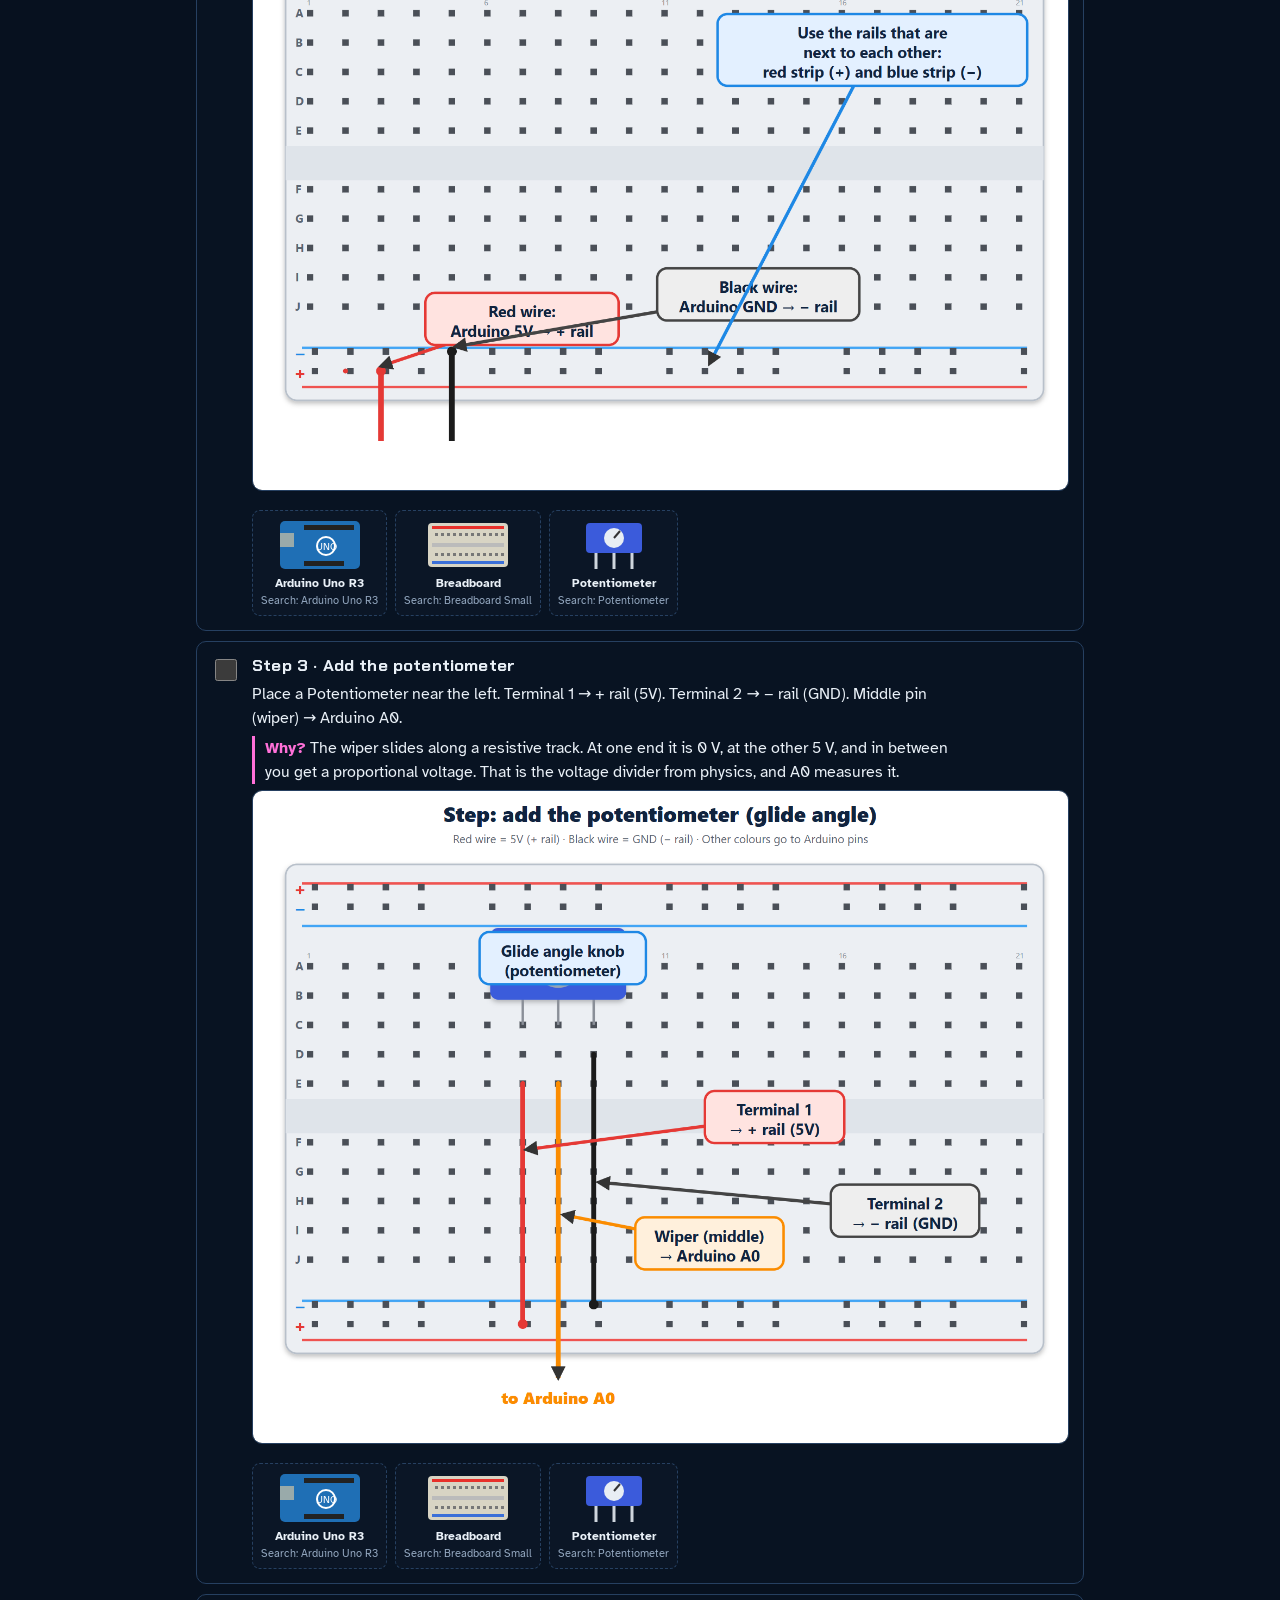
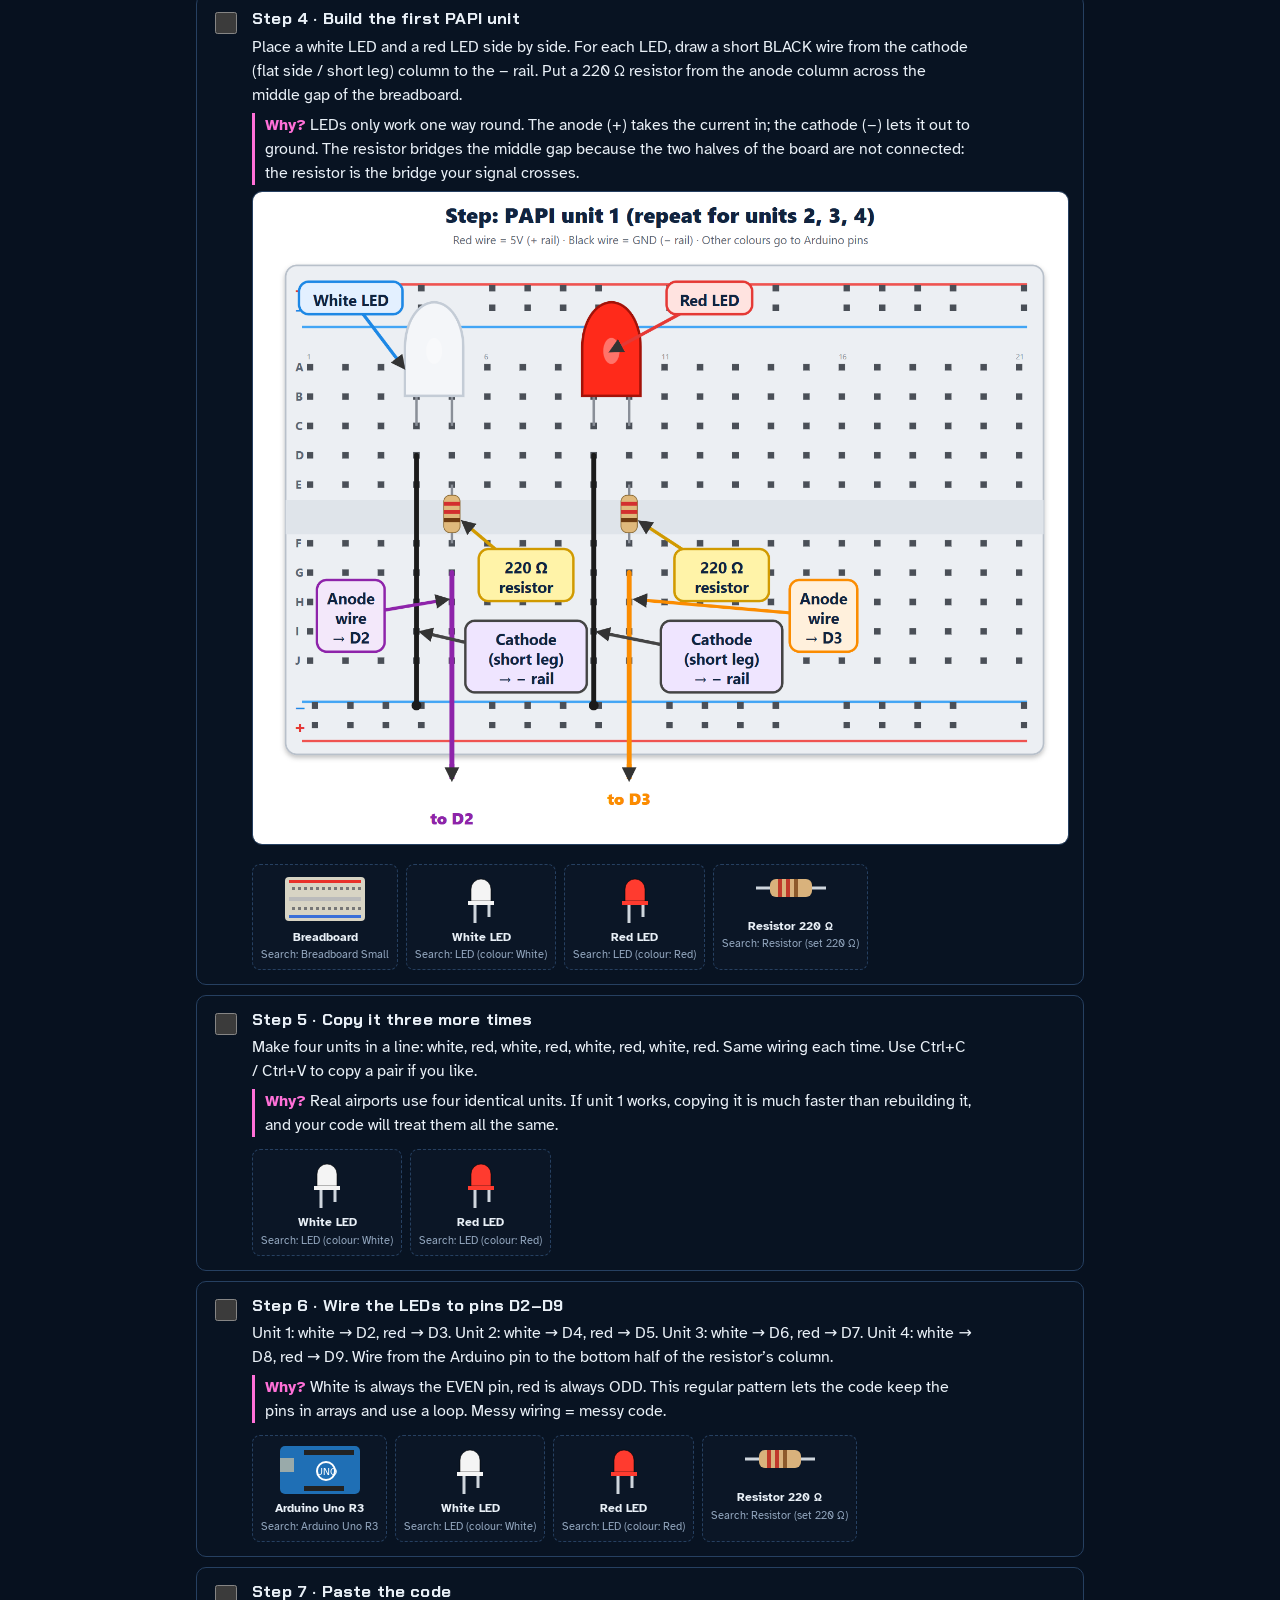
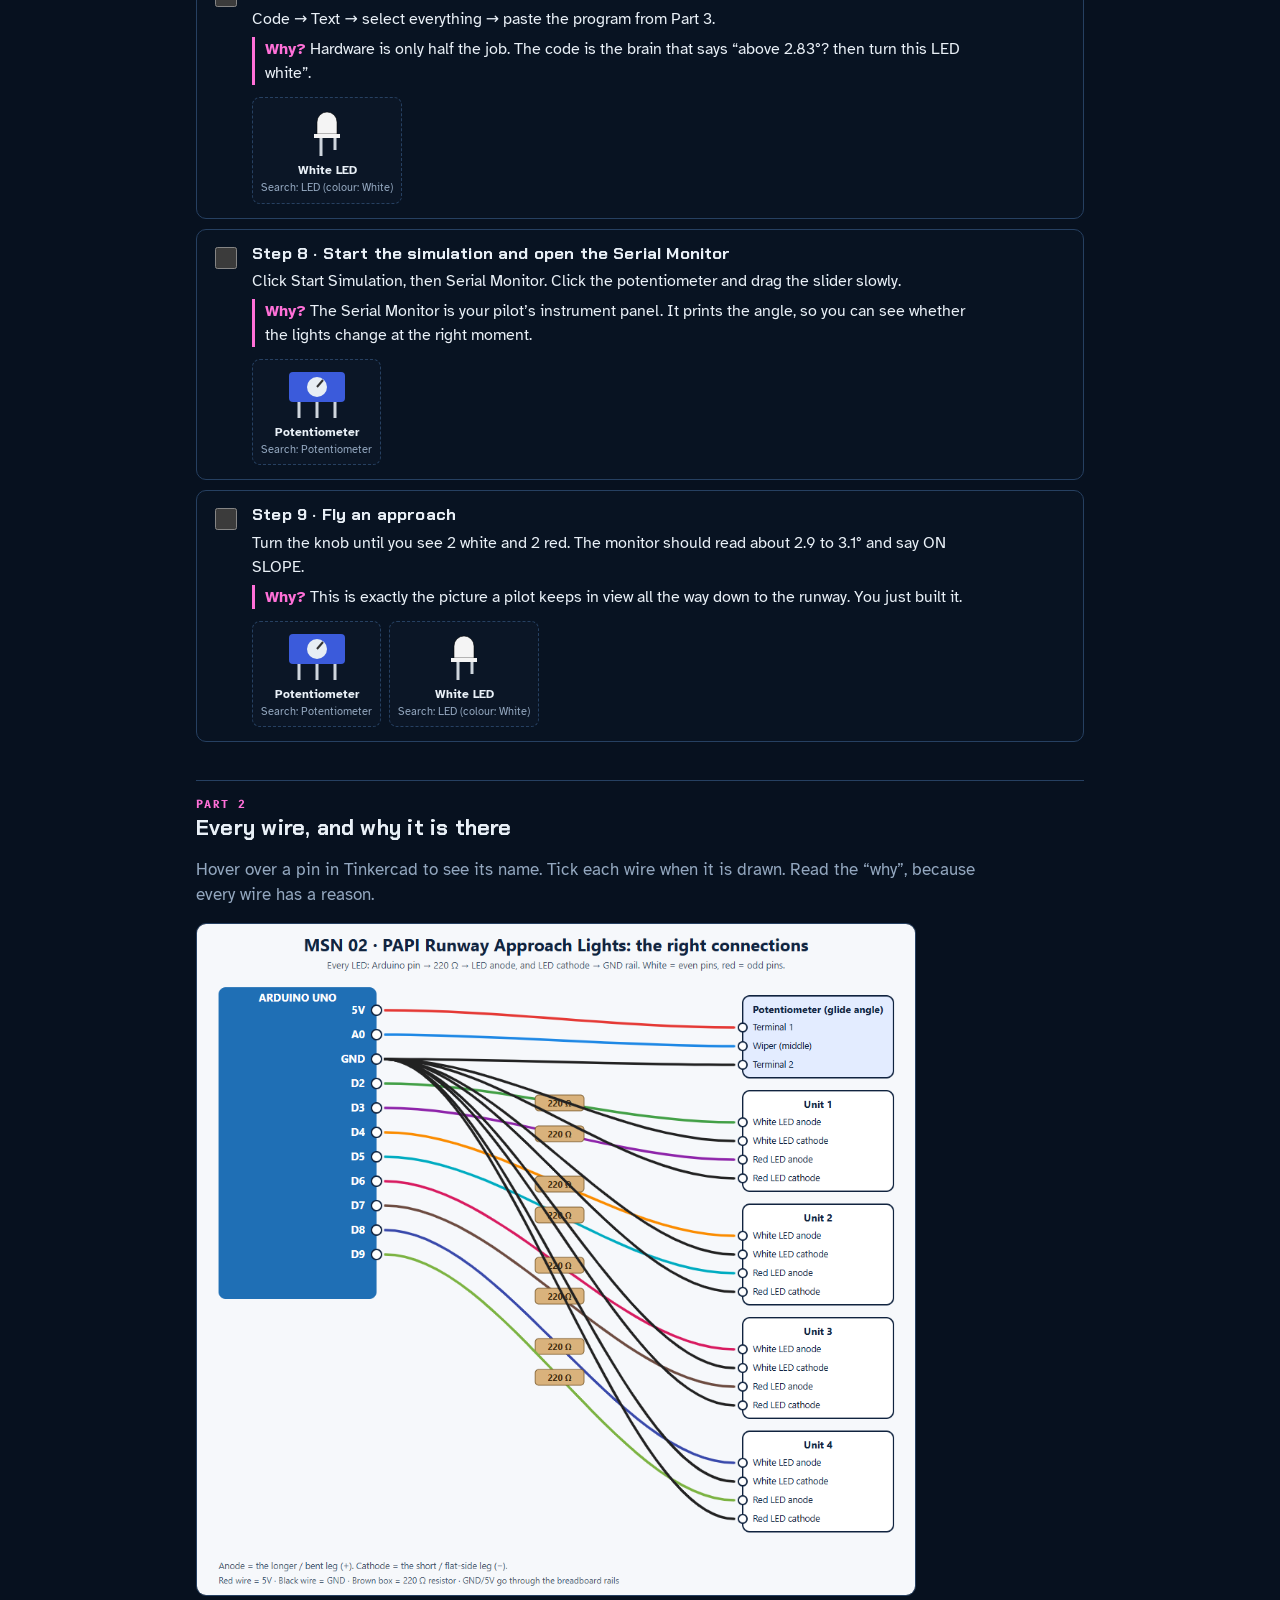
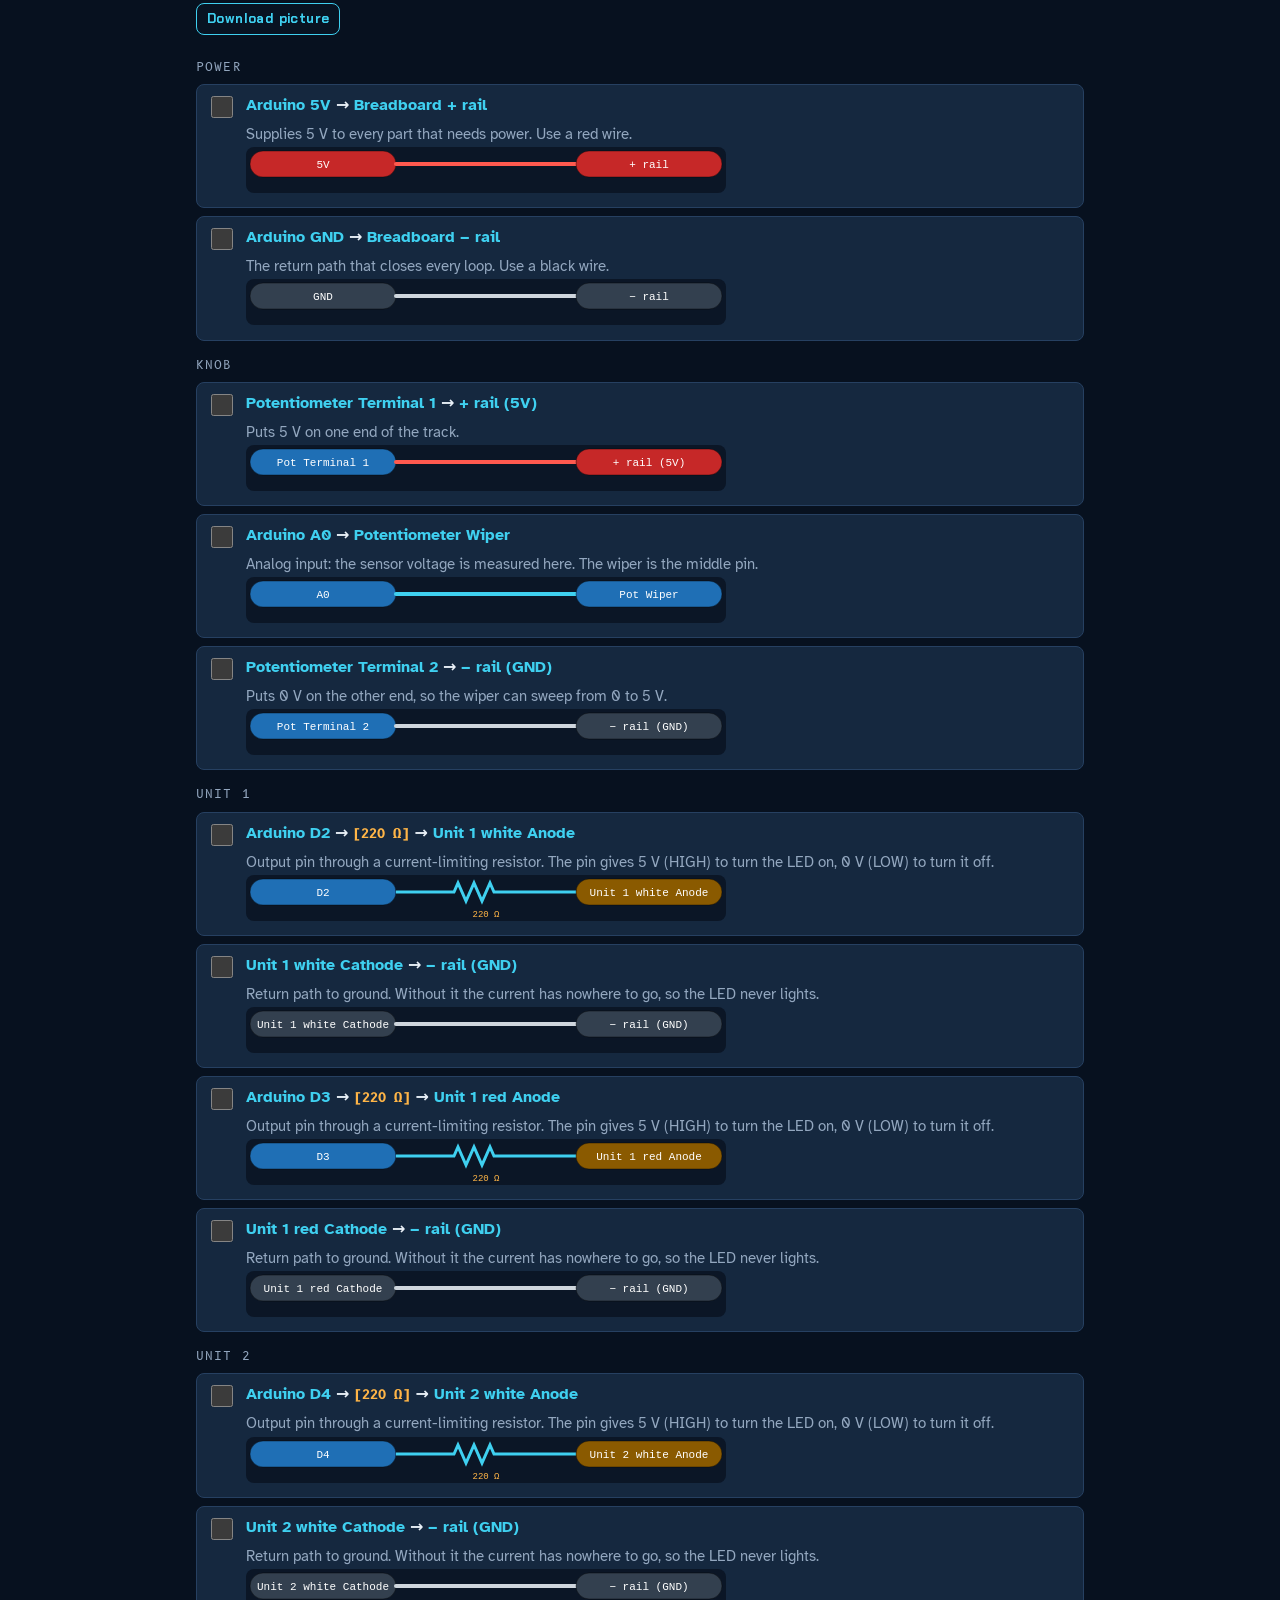
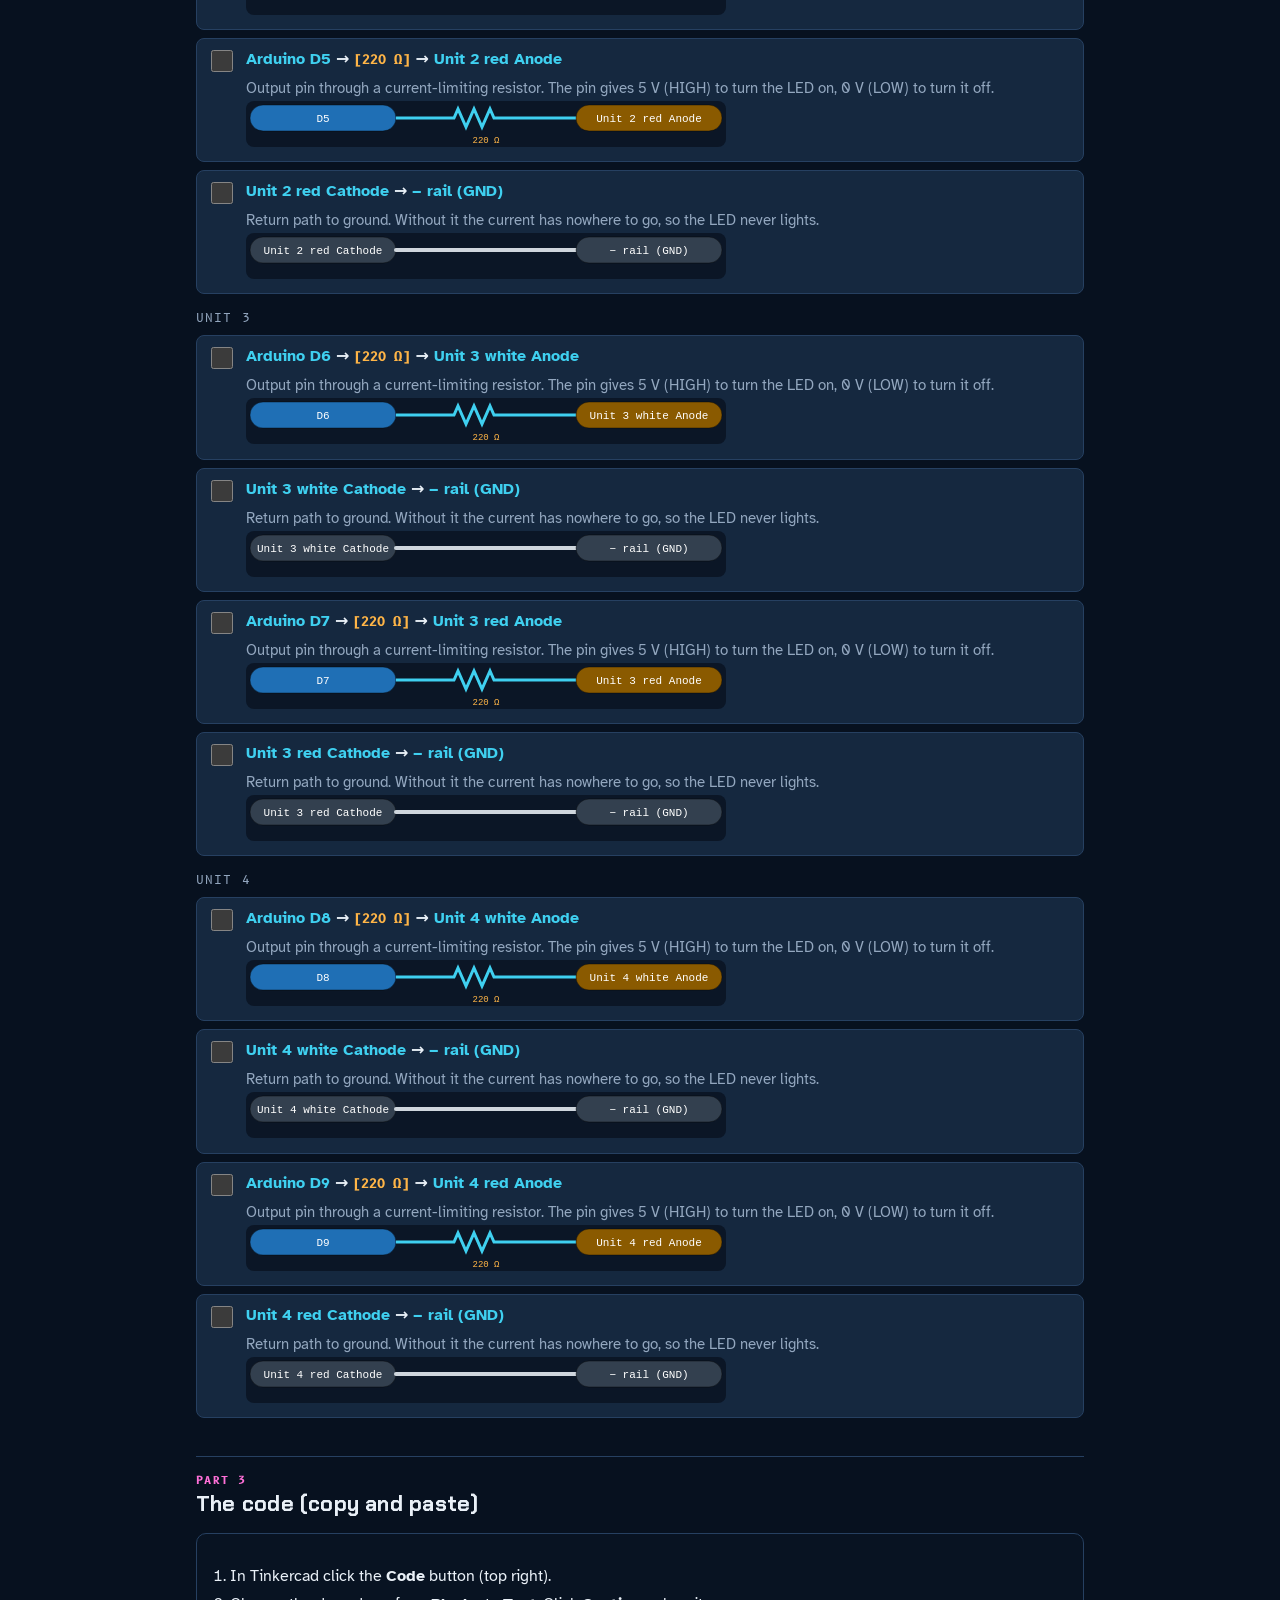
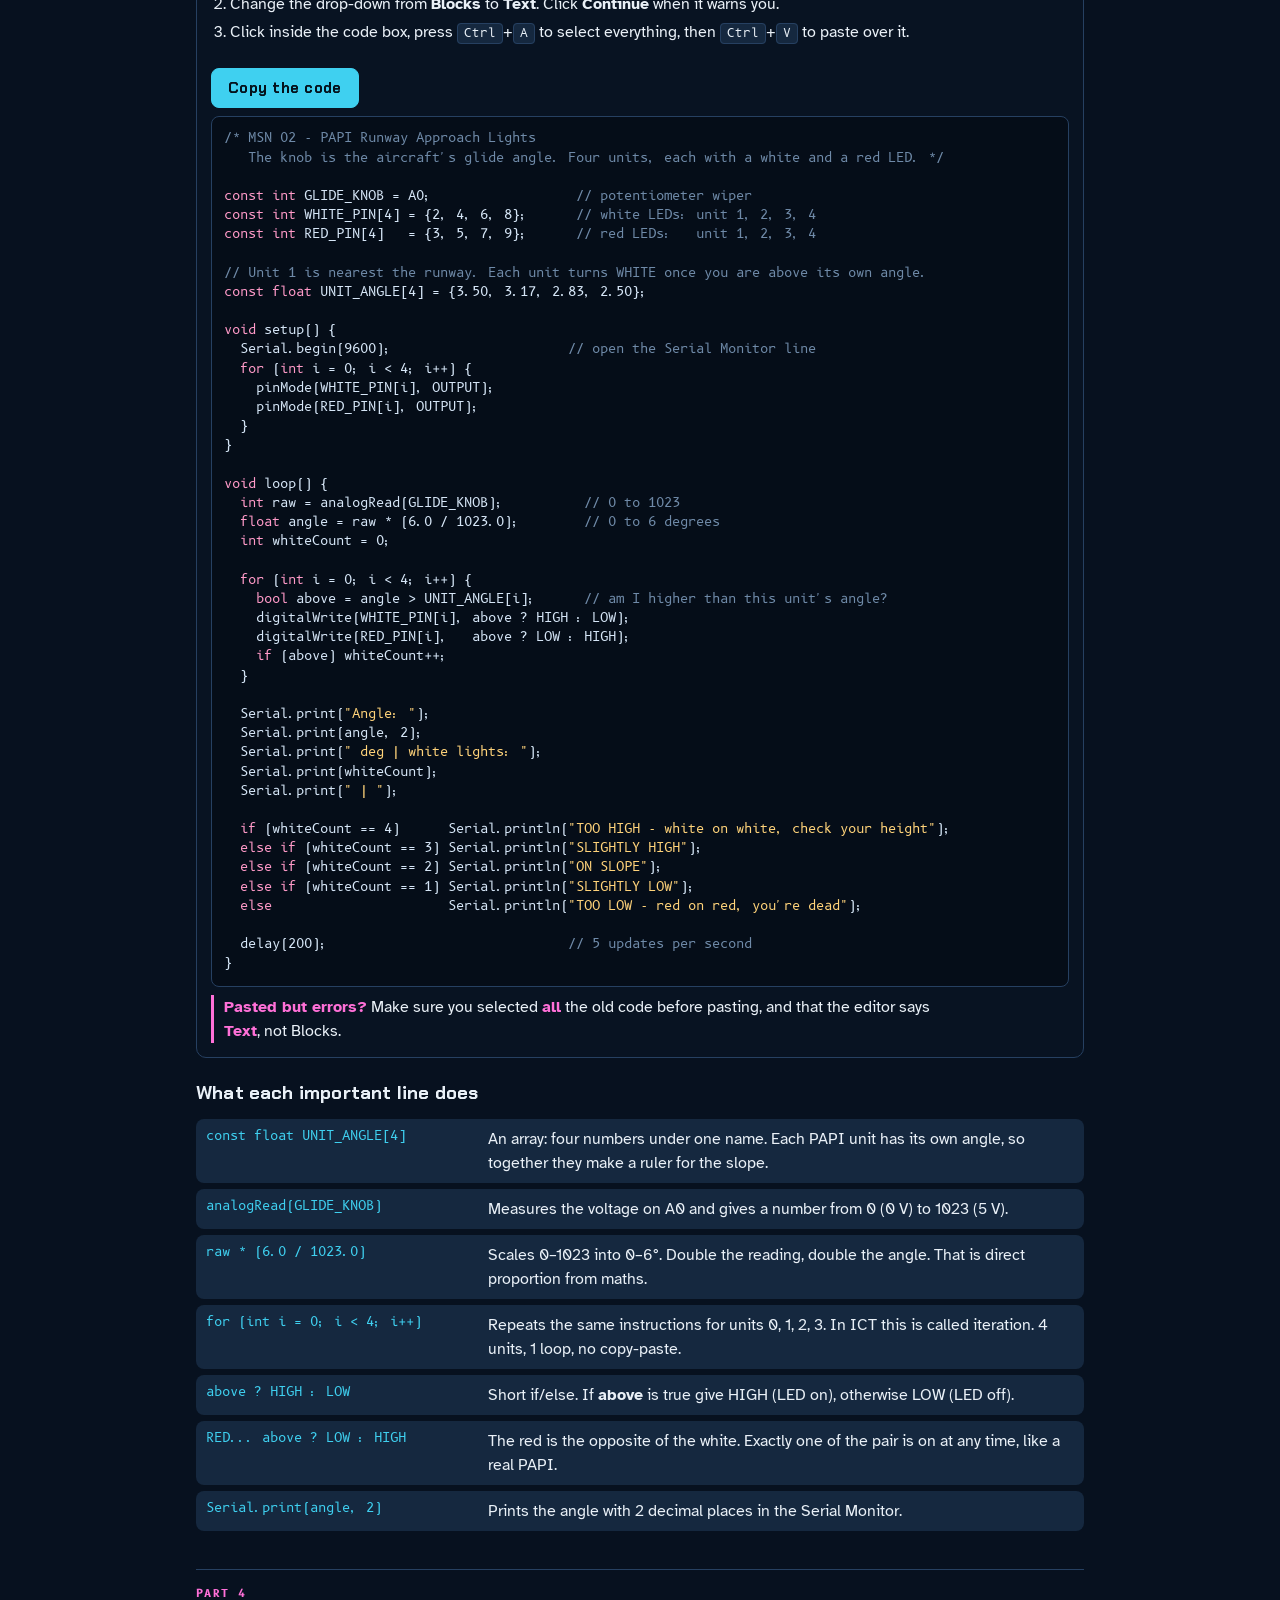
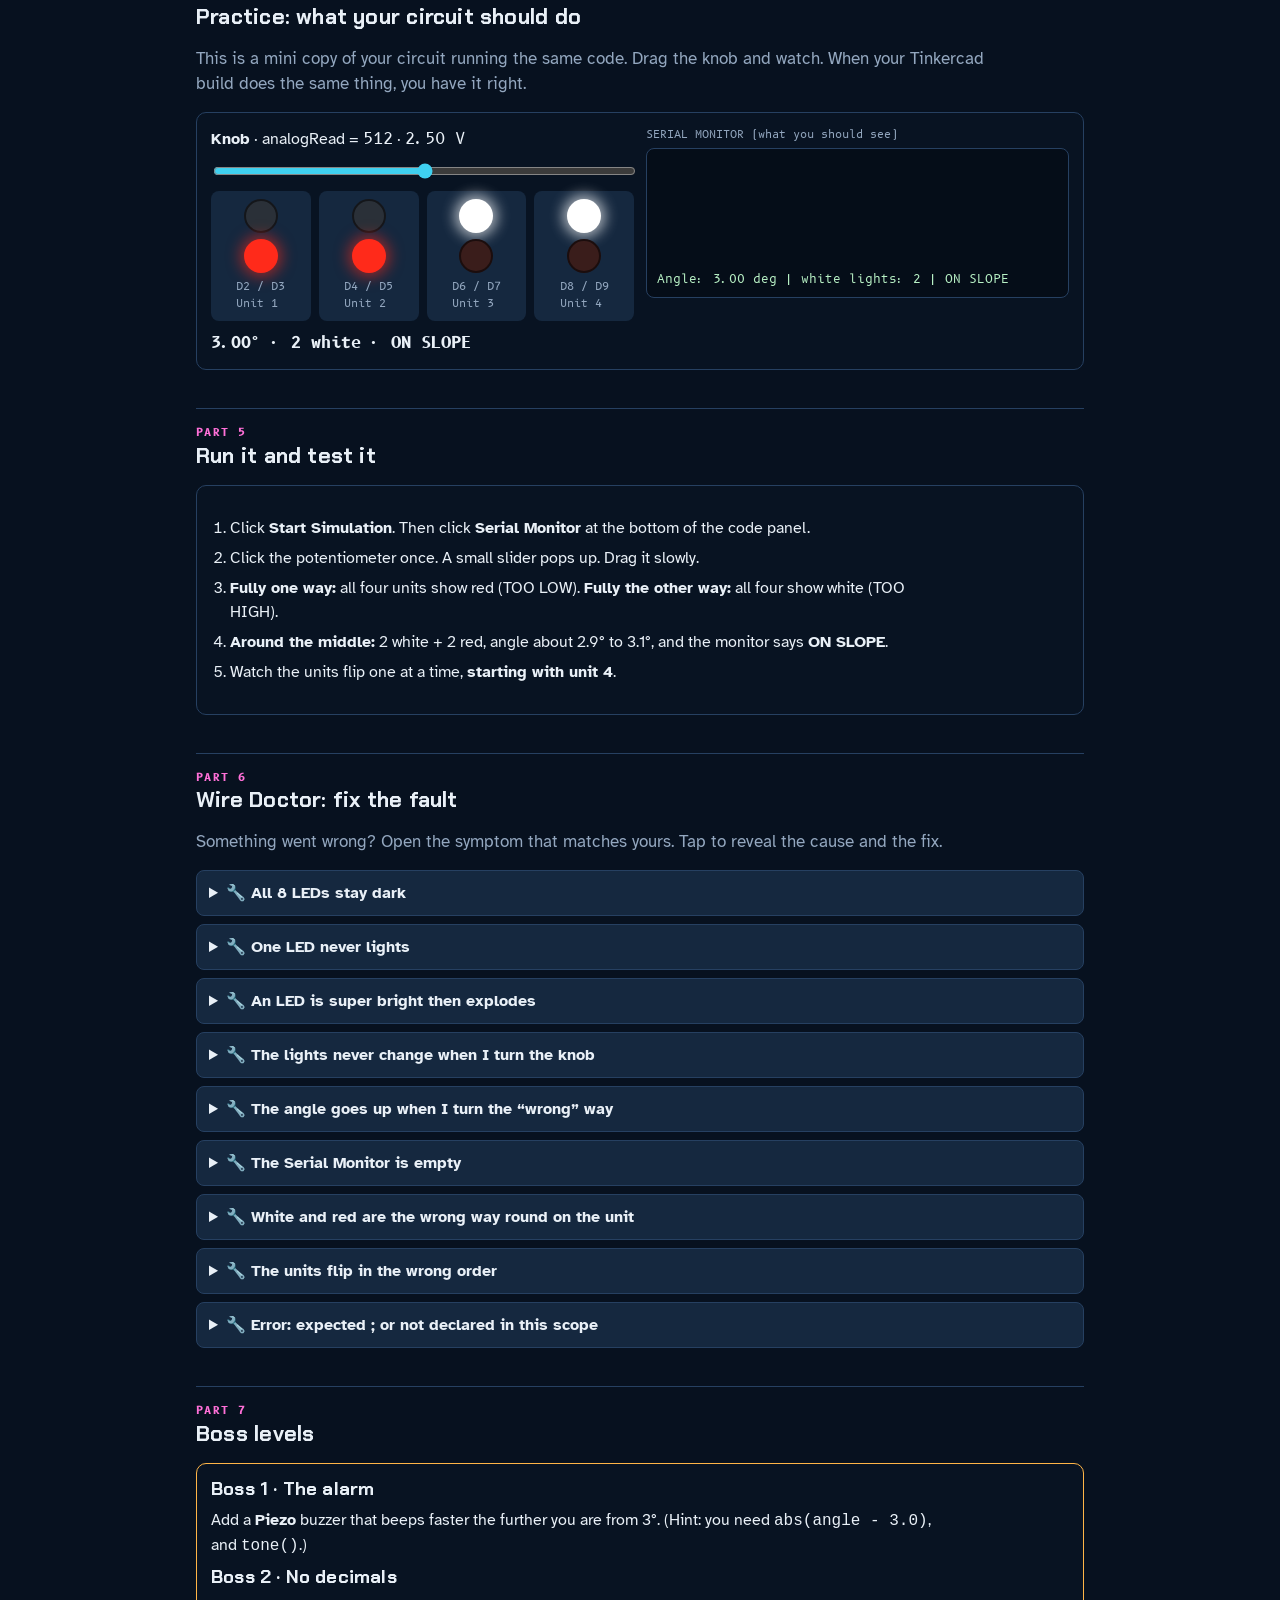
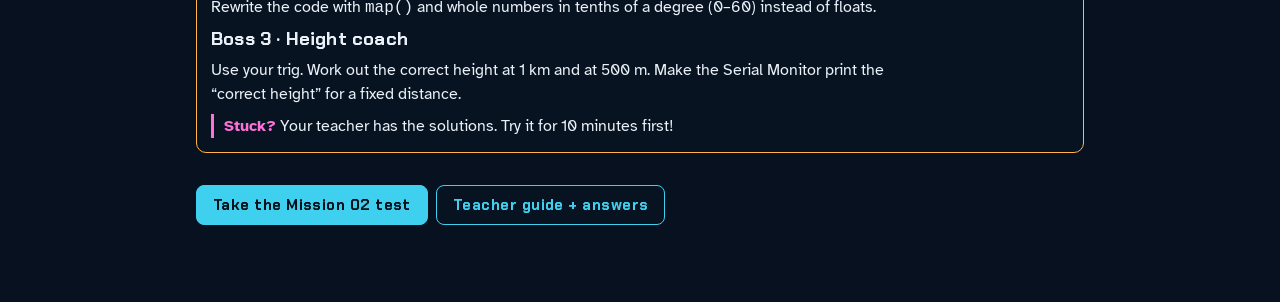
<file: tinkercad.html>
<!doctype html>
<html lang="en">
<head>
<meta charset="utf-8">
<meta name="viewport" content="width=device-width, initial-scale=1">
<title>Build the PAPI in Tinkercad</title>
<link rel="preconnect" href="https://fonts.googleapis.com">
<link rel="preconnect" href="https://fonts.gstatic.com" crossorigin>
<link rel="stylesheet" href="https://fonts.googleapis.com/css2?family=Atkinson+Hyperlegible:wght@400;700&family=B612+Mono&family=Chakra+Petch:wght@500;700&display=swap">
<link rel="stylesheet" href="css/academy.css">
<style>
  body { overflow-y: auto; background: var(--bg); }
  .wrap { max-width: 920px; margin: 0 auto; padding: 18px 16px 80px; display: grid; gap: 16px; }
  h1 { font-family: var(--f-display); font-size: clamp(1.7rem, 5vw, 2.5rem); }
  h1 em { color: var(--cyan); font-style: normal; }
  h2 { font-family: var(--f-display); font-size: 1.35rem; margin-top: 22px; padding-top: 18px; border-top: 1px solid var(--line); }
  h2 small { font-family: var(--f-hud); font-size: 0.7rem; color: var(--magenta); letter-spacing: 0.12em; text-transform: uppercase; display: block; margin-bottom: 4px; }
  p, li { max-width: 72ch; }
  .lead { color: var(--dim); font-size: 1.05rem; }
  .card { border: 1px solid var(--line); background: var(--panel); border-radius: var(--r); padding: 14px; display: grid; gap: 8px; }
  .why { border-left: 3px solid var(--magenta); padding-left: 10px; color: var(--fg); }
  .why b { color: var(--magenta); }
  .step { display: grid; grid-template-columns: auto 1fr; gap: 6px 12px; align-items: start; }
  .step input[type=checkbox], .wire input[type=checkbox] { width: 22px; height: 22px; accent-color: var(--green); margin-top: 3px; }
  .step.done, .wire.done { opacity: 0.62; }
  .step h3 { font-size: 1.05rem; }
  .step .body { display: grid; gap: 6px; }
  .tag { display: inline-block; font-family: var(--f-hud); font-size: 0.72rem; padding: 1px 8px; border-radius: 999px; border: 1px solid var(--line); color: var(--dim); }
  .wire { display: grid; grid-template-columns: auto 1fr; gap: 2px 10px; border: 1px solid var(--line); border-radius: 8px; padding: 8px 10px; background: var(--raised); }
  .wire .path { font-weight: 700; }
  .wire .path span { color: var(--cyan); }
  .wire .path i { color: var(--amber); font-style: normal; font-family: var(--f-hud); font-size: 0.8rem; }
  .wire .y { grid-column: 2; color: var(--dim); font-size: 0.92rem; }
  .group { font-family: var(--f-hud); font-size: 0.72rem; letter-spacing: 0.1em; text-transform: uppercase; color: var(--dim); margin-top: 8px; }
  pre { margin: 0; background: #050d18; border: 1px solid var(--line); border-radius: 8px; padding: 12px; overflow-x: auto; font-family: var(--f-hud); font-size: 0.8rem; line-height: 1.5; color: #d6e6f7; }
  .cm { color: #6f8aa8; } .kw { color: #ff9ac8; } .nm { color: #ffd37a; }
  .codebar { display: flex; gap: 8px; align-items: center; flex-wrap: wrap; }
  .lines { display: grid; gap: 6px; }
  .lines > div:not(.step) { display: grid; grid-template-columns: minmax(0, 17em) 1fr; gap: 10px; background: var(--raised); border-radius: 8px; padding: 8px 10px; }
  .lines code { font-family: var(--f-hud); font-size: 0.8rem; color: var(--cyan); overflow-wrap: anywhere; }
  @media (max-width: 640px) { .lines > div:not(.step) { grid-template-columns: 1fr; } }
  /* virtual PAPI */
  .sim { display: grid; grid-template-columns: 1fr 1fr; gap: 12px; }
  @media (max-width: 700px) { .sim { grid-template-columns: 1fr; } }
  .units { display: grid; grid-template-columns: repeat(4, 1fr); gap: 8px; }
  .u { display: grid; gap: 6px; justify-items: center; background: var(--raised); border-radius: 8px; padding: 8px 4px; font-family: var(--f-hud); font-size: 0.7rem; color: var(--dim); }
  .u i { width: 34px; height: 34px; border-radius: 50%; border: 2px solid #0008; background: #3a2a2a; transition: 0.1s; }
  .u i.w.on { background: #fff; box-shadow: 0 0 14px 4px #fffa; }
  .u i.r.on { background: #ff2a1a; box-shadow: 0 0 14px 4px #ff2a1a88; }
  .u i.w { background: #2a3038; } .u i.r { background: #3a1d1b; }
  .u i.w.on, .u i.r.on { border-color: transparent; }
  input[type=range] { width: 100%; accent-color: var(--cyan); }
  .serial { background: #050d18; border: 1px solid var(--line); border-radius: 8px; padding: 8px 10px; font-family: var(--f-hud); font-size: 0.74rem; line-height: 1.5; height: 150px; overflow: hidden; display: flex; flex-direction: column; justify-content: flex-end; color: #b8f1c5; }
  .doc { border: 1px solid var(--line); border-radius: 8px; background: var(--raised); }
  .doc summary { cursor: pointer; padding: 10px 12px; font-weight: 700; }
  .doc div { padding: 0 12px 12px; color: var(--dim); }
  .doc div b { color: var(--green); }
  .boss { border-color: var(--amber); }
  .nav { display: flex; gap: 8px; flex-wrap: wrap; }
  .progressbar { height: 8px; border-radius: 4px; background: var(--raised); overflow: hidden; }
  .progressbar i { display: block; height: 100%; width: 0; background: var(--green); transition: width 0.25s; }
  table.parts { border-collapse: collapse; width: 100%; font-size: 0.92rem; }
  .parts th, .parts td { border: 1px solid var(--line); padding: 6px 8px; text-align: left; vertical-align: top; }
  .parts th { background: var(--raised); }
</style>
<link rel="stylesheet" href="css/guide.css">
</head>
<body>
<div class="wrap">
  <div class="nav">
    <a class="ac-btn ghost small" href="index.html">← Academy hub</a>
    <a class="ac-btn ghost small" href="papi.html">Play PAPI Pilot first</a>
    <a class="ac-btn ghost small" href="teacher.html#answers">Teacher guide</a>
  </div>

  <header class="card" style="background: linear-gradient(135deg, #102540, var(--bg)); padding: 22px">
    <span class="mono dim">MSN 02 · BEGINNER · ABOUT 40 MIN</span>
    <h1>You are the airport electrician.<br><em>Build the lights that save planes.</em></h1>
    <p class="lead">In the game you flew by reading 4 lights. Now you build those exact 4 lights, plus a knob that pretends to be the aircraft, using an Arduino in Tinkercad. At the end, your circuit will print the same angle and verdict that the game shows.</p>
    <div class="progressbar" aria-label="Build progress"><i id="bar"></i></div>
    <span class="mono dim" id="barTxt">0 of 0 steps done</span>
  </header>

  <h2><small>Before you start</small>What you need (all free in Tinkercad)</h2>
  <div class="card">
    <p>Go to <b>tinkercad.com → Circuits → Create new Circuit</b> and name it <b>MSN02 PAPI</b>. In the parts panel (right side) use the search box to find each part:</p>
    <table class="parts">
      <tr><th>Search for…</th><th>How many</th><th>Its job</th></tr>
      <tr><td><b>Arduino Uno R3</b></td><td>1</td><td>The brain. It reads the knob and decides every light colour.</td></tr>
      <tr><td><b>Breadboard Small</b></td><td>1</td><td>A plug-in board so you do not need to solder.</td></tr>
      <tr><td><b>Potentiometer</b></td><td>1</td><td>The knob. It acts as the aircraft’s angle.</td></tr>
      <tr><td><b>LED</b> (set colour to White)</td><td>4</td><td>The “too high” half of each PAPI unit.</td></tr>
      <tr><td><b>LED</b> (set colour to Red)</td><td>4</td><td>The “too low” half of each PAPI unit.</td></tr>
      <tr><td><b>Resistor</b> (set to 220 Ω)</td><td>8</td><td>One bodyguard per LED. They limit current.</td></tr>
    </table>
    <p class="why"><b>Tip:</b> click a part once it is on the grid and a small box lets you change its colour or resistance. Resistor: type 220 in the Resistance box.</p>
  </div>

  <h2><small>Part 1</small>Build it, one step at a time</h2>
  <p class="lead">Tick each box as you finish. It saves on this device, so you can leave and come back.</p>
  <div id="steps" class="lines" style="gap: 10px"></div>

  <h2><small>Part 2</small>Every wire, and why it is there</h2>
  <p class="lead">Hover over a pin in Tinkercad to see its name. Tick each wire when it is drawn. Read the “why”, because every wire has a reason.</p>
  <p><a href="img/wiring-m2.png" target="_blank"><img src="img/wiring-m2.png" alt="Correct wiring diagram" style="max-width:100%;border-radius:10px;border:1px solid var(--line)"></a><br><a class="ac-btn ghost small" href="img/wiring-m2.png" download>Download picture</a></p>
  <div id="wires" style="display: grid; gap: 8px"></div>

  <h2><small>Part 3</small>The code (copy and paste)</h2>
  <div class="card">
    <ol style="padding-left: 1.2em; display: grid; gap: 4px;">
      <li>In Tinkercad click the <b>Code</b> button (top right).</li>
      <li>Change the drop-down from <b>Blocks</b> to <b>Text</b>. Click <b>Continue</b> when it warns you.</li>
      <li>Click inside the code box, press <kbd>Ctrl</kbd>+<kbd>A</kbd> to select everything, then <kbd>Ctrl</kbd>+<kbd>V</kbd> to paste over it.</li>
    </ol>
    <div class="codebar"><button class="ac-btn" id="copy" type="button">Copy the code</button><span class="mono dim" id="copied" aria-live="polite"></span></div>
<pre id="code"><span class="cm">/* MSN 02 - PAPI Runway Approach Lights
   The knob is the aircraft's glide angle. Four units, each with a white and a red LED. */</span>

<span class="kw">const int</span> GLIDE_KNOB = A0;                  <span class="cm">// potentiometer wiper</span>
<span class="kw">const int</span> WHITE_PIN[4] = {2, 4, 6, 8};      <span class="cm">// white LEDs: unit 1, 2, 3, 4</span>
<span class="kw">const int</span> RED_PIN[4]   = {3, 5, 7, 9};      <span class="cm">// red LEDs:   unit 1, 2, 3, 4</span>

<span class="cm">// Unit 1 is nearest the runway. Each unit turns WHITE once you are above its own angle.</span>
<span class="kw">const float</span> UNIT_ANGLE[4] = {3.50, 3.17, 2.83, 2.50};

<span class="kw">void</span> setup() {
  Serial.begin(9600);                      <span class="cm">// open the Serial Monitor line</span>
  <span class="kw">for</span> (<span class="kw">int</span> i = 0; i &lt; 4; i++) {
    pinMode(WHITE_PIN[i], OUTPUT);
    pinMode(RED_PIN[i], OUTPUT);
  }
}

<span class="kw">void</span> loop() {
  <span class="kw">int</span> raw = analogRead(GLIDE_KNOB);          <span class="cm">// 0 to 1023</span>
  <span class="kw">float</span> angle = raw * (6.0 / 1023.0);        <span class="cm">// 0 to 6 degrees</span>
  <span class="kw">int</span> whiteCount = 0;

  <span class="kw">for</span> (<span class="kw">int</span> i = 0; i &lt; 4; i++) {
    <span class="kw">bool</span> above = angle &gt; UNIT_ANGLE[i];      <span class="cm">// am I higher than this unit's angle?</span>
    digitalWrite(WHITE_PIN[i], above ? HIGH : LOW);
    digitalWrite(RED_PIN[i],   above ? LOW : HIGH);
    <span class="kw">if</span> (above) whiteCount++;
  }

  Serial.print(<span class="nm">"Angle: "</span>);
  Serial.print(angle, 2);
  Serial.print(<span class="nm">" deg | white lights: "</span>);
  Serial.print(whiteCount);
  Serial.print(<span class="nm">" | "</span>);

  <span class="kw">if</span> (whiteCount == 4)      Serial.println(<span class="nm">"TOO HIGH - white on white, check your height"</span>);
  <span class="kw">else if</span> (whiteCount == 3) Serial.println(<span class="nm">"SLIGHTLY HIGH"</span>);
  <span class="kw">else if</span> (whiteCount == 2) Serial.println(<span class="nm">"ON SLOPE"</span>);
  <span class="kw">else if</span> (whiteCount == 1) Serial.println(<span class="nm">"SLIGHTLY LOW"</span>);
  <span class="kw">else</span>                      Serial.println(<span class="nm">"TOO LOW - red on red, you're dead"</span>);

  delay(200);                              <span class="cm">// 5 updates per second</span>
}</pre>
    <p class="why"><b>Pasted but errors?</b> Make sure you selected <b>all</b> the old code before pasting, and that the editor says <b>Text</b>, not Blocks.</p>
  </div>

  <h3 style="font-family: var(--f-display); margin-top: 8px">What each important line does</h3>
  <div class="lines">
    <div><code>const float UNIT_ANGLE[4]</code><span>An array: four numbers under one name. Each PAPI unit has its own angle, so together they make a ruler for the slope.</span></div>
    <div><code>analogRead(GLIDE_KNOB)</code><span>Measures the voltage on A0 and gives a number from 0 (0 V) to 1023 (5 V).</span></div>
    <div><code>raw * (6.0 / 1023.0)</code><span>Scales 0–1023 into 0–6°. Double the reading, double the angle. That is direct proportion from maths.</span></div>
    <div><code>for (int i = 0; i &lt; 4; i++)</code><span>Repeats the same instructions for units 0, 1, 2, 3. In ICT this is called iteration. 4 units, 1 loop, no copy-paste.</span></div>
    <div><code>above ? HIGH : LOW</code><span>Short if/else. If <b>above</b> is true give HIGH (LED on), otherwise LOW (LED off).</span></div>
    <div><code>RED... above ? LOW : HIGH</code><span>The red is the opposite of the white. Exactly one of the pair is on at any time, like a real PAPI.</span></div>
    <div><code>Serial.print(angle, 2)</code><span>Prints the angle with 2 decimal places in the Serial Monitor.</span></div>
  </div>

  <h2><small>Part 4</small>Practice: what your circuit should do</h2>
  <p class="lead">This is a mini copy of your circuit running the same code. Drag the knob and watch. When your Tinkercad build does the same thing, you have it right.</p>
  <div class="card sim">
    <div style="display: grid; gap: 10px">
      <label for="knob"><b>Knob</b> · analogRead = <span class="mono" id="rawV">512</span> · <span class="mono" id="voltV">2.50 V</span></label>
      <input id="knob" type="range" min="0" max="1023" value="512" aria-label="Potentiometer knob">
      <div class="units" id="units"></div>
      <p class="mono" id="verdict" style="font-weight: 700"></p>
    </div>
    <div>
      <div class="mono dim" style="font-size: 0.7rem; margin-bottom: 4px">SERIAL MONITOR (what you should see)</div>
      <div class="serial" id="serial"></div>
    </div>
  </div>

  <h2><small>Part 5</small>Run it and test it</h2>
  <div class="card">
    <ol style="padding-left: 1.2em; display: grid; gap: 6px;">
      <li>Click <b>Start Simulation</b>. Then click <b>Serial Monitor</b> at the bottom of the code panel.</li>
      <li>Click the potentiometer once. A small slider pops up. Drag it slowly.</li>
      <li><b>Fully one way:</b> all four units show red (TOO LOW). <b>Fully the other way:</b> all four show white (TOO HIGH).</li>
      <li><b>Around the middle:</b> 2 white + 2 red, angle about 2.9° to 3.1°, and the monitor says <b>ON SLOPE</b>.</li>
      <li>Watch the units flip one at a time, <b>starting with unit 4</b>.</li>
    </ol>
  </div>

  <h2><small>Part 6</small>Wire Doctor: fix the fault</h2>
  <p class="lead">Something went wrong? Open the symptom that matches yours. Tap to reveal the cause and the fix.</p>
  <div id="doctor" style="display: grid; gap: 8px"></div>

  <h2><small>Part 7</small>Boss levels</h2>
  <div class="card boss">
    <h3>Boss 1 · The alarm</h3><p>Add a <b>Piezo</b> buzzer that beeps faster the further you are from 3°. (Hint: you need <code>abs(angle - 3.0)</code>, and <code>tone()</code>.)</p>
    <h3>Boss 2 · No decimals</h3><p>Rewrite the code with <code>map()</code> and whole numbers in tenths of a degree (0–60) instead of floats.</p>
    <h3>Boss 3 · Height coach</h3><p>Use your trig. Work out the correct height at 1 km and at 500 m. Make the Serial Monitor print the “correct height” for a fixed distance.</p>
    <p class="why"><b>Stuck?</b> Your teacher has the solutions. Try it for 10 minutes first!</p>
  </div>

  <div class="nav" style="margin-top: 16px"><a class="ac-btn" href="arena.html#w2">Take the Mission 02 test</a><a class="ac-btn ghost" href="teacher.html#answers">Teacher guide + answers</a></div>
</div>

<script src="js/papi-model.js"></script>
<script>
(function () {
  const $ = (id) => document.getElementById(id);
  const KEY = 'papi-build-v1';
  let saved = {};
  try { saved = JSON.parse(localStorage.getItem(KEY) || '{}'); } catch (e) {}
  const store = () => { try { localStorage.setItem(KEY, JSON.stringify(saved)); } catch (e) {} };

  const steps = [
    ['Start from a fresh circuit', 'Create a new circuit called MSN02 PAPI. Drag in an Arduino Uno R3 and a Breadboard Small.', 'A clean start keeps the pin numbers simple. This mission uses eight output pins, and one mistake in a messy circuit takes ages to find.'],
    ['Wire the power rails', 'Draw a RED wire from Arduino 5V to the breadboard + rail (the red-marked strip). Draw a BLACK wire from Arduino GND to the − rail (blue strip).', 'Electricity needs a loop: out of 5V, through a part, back to GND. The rails are like a motorway: every part joins at a convenient exit. The potentiometer also needs 5 V and 0 V on both ends.'],
    ['Add the potentiometer', 'Place a Potentiometer near the left. Terminal 1 → + rail (5V). Terminal 2 → − rail (GND). Middle pin (wiper) → Arduino A0.', 'The wiper slides along a resistive track. At one end it is 0 V, at the other 5 V, and in between you get a proportional voltage. That is the voltage divider from physics, and A0 measures it.'],
    ['Build the first PAPI unit', 'Place a white LED and a red LED side by side. For each LED, draw a short BLACK wire from the cathode (flat side / short leg) column to the − rail. Put a 220 Ω resistor from the anode column across the middle gap of the breadboard.', 'LEDs only work one way round. The anode (+) takes the current in; the cathode (−) lets it out to ground. The resistor bridges the middle gap because the two halves of the board are not connected: the resistor is the bridge your signal crosses.'],
    ['Copy it three more times', 'Make four units in a line: white, red, white, red, white, red, white, red. Same wiring each time. Use Ctrl+C / Ctrl+V to copy a pair if you like.', 'Real airports use four identical units. If unit 1 works, copying it is much faster than rebuilding it, and your code will treat them all the same.'],
    ['Wire the LEDs to pins D2–D9', 'Unit 1: white → D2, red → D3. Unit 2: white → D4, red → D5. Unit 3: white → D6, red → D7. Unit 4: white → D8, red → D9. Wire from the Arduino pin to the bottom half of the resistor’s column.', 'White is always the EVEN pin, red is always ODD. This regular pattern lets the code keep the pins in arrays and use a loop. Messy wiring = messy code.'],
    ['Paste the code', 'Code → Text → select everything → paste the program from Part 3.', 'Hardware is only half the job. The code is the brain that says “above 2.83°? then turn this LED white”.'],
    ['Start the simulation and open the Serial Monitor', 'Click Start Simulation, then Serial Monitor. Click the potentiometer and drag the slider slowly.', 'The Serial Monitor is your pilot’s instrument panel. It prints the angle, so you can see whether the lights change at the right moment.'],
    ['Fly an approach', 'Turn the knob until you see 2 white and 2 red. The monitor should read about 2.9 to 3.1° and say ON SLOPE.', 'This is exactly the picture a pilot keeps in view all the way down to the runway. You just built it.'],
  ];
  const wires = [
    ['Power', 'Arduino 5V', 'Breadboard + rail', '', 'Supplies 5 V to every part that needs power. Use a red wire.'],
    ['Power', 'Arduino GND', 'Breadboard − rail', '', 'The return path that closes every loop. Use a black wire.'],
    ['Knob', 'Potentiometer Terminal 1', '+ rail (5V)', '', 'Puts 5 V on one end of the track.'],
    ['Knob', 'Arduino A0', 'Potentiometer Wiper', '', 'Analog input: the sensor voltage is measured here. The wiper is the middle pin.'],
    ['Knob', 'Potentiometer Terminal 2', '− rail (GND)', '', 'Puts 0 V on the other end, so the wiper can sweep from 0 to 5 V.'],
  ];
  const pins = [['Unit 1 white', 'D2'], ['Unit 1 red', 'D3'], ['Unit 2 white', 'D4'], ['Unit 2 red', 'D5'], ['Unit 3 white', 'D6'], ['Unit 3 red', 'D7'], ['Unit 4 white', 'D8'], ['Unit 4 red', 'D9']];
  pins.forEach(([n, p], i) => {
    wires.push(['Unit ' + (Math.floor(i / 2) + 1), 'Arduino ' + p, n + ' Anode', '220 Ω', 'Output pin through a current-limiting resistor. The pin gives 5 V (HIGH) to turn the LED on, 0 V (LOW) to turn it off.']);
    wires.push(['Unit ' + (Math.floor(i / 2) + 1), n + ' Cathode', '− rail (GND)', '', 'Return path to ground. Without it the current has nowhere to go, so the LED never lights.']);
  });

  function el(tag, cls, html) { const e = document.createElement(tag); if (cls) e.className = cls; if (html != null) e.innerHTML = html; return e; }
  function bar() {
    const keys = [...document.querySelectorAll('input[data-k]')];
    const done = keys.filter((k) => k.checked).length;
    $('bar').style.width = (done / keys.length) * 100 + '%';
    $('barTxt').textContent = done + ' of ' + keys.length + ' ticks done';
  }
  function tick(k, wrapper) {
    const cb = el('input'); cb.type = 'checkbox'; cb.dataset.k = k; cb.checked = !!saved[k]; cb.setAttribute('aria-label', 'Done');
    wrapper.classList.toggle('done', cb.checked);
    cb.addEventListener('change', () => { saved[k] = cb.checked; wrapper.classList.toggle('done', cb.checked); store(); bar(); });
    return cb;
  }
  steps.forEach(([t, what, why], i) => {
    const d = el('div', 'card step');
    d.appendChild(tick('s' + i, d));
    const b = el('div', 'body', '<h3>Step ' + (i + 1) + ' · ' + t + '</h3><p>' + what + '</p><p class="why"><b>Why?</b> ' + why + '</p>');
    d.appendChild(b);
    $('steps').appendChild(d);
  });
  let lastG = '';
  wires.forEach(([g, from, to, via, why], i) => {
    if (g !== lastG) { $('wires').appendChild(el('div', 'group', g)); lastG = g; }
    const d = el('div', 'wire');
    d.appendChild(tick('w' + i, d));
    d.appendChild(el('div', 'path', '<span>' + from + '</span> → ' + (via ? '<i>[' + via + ']</i> → ' : '') + '<span>' + to + '</span>'));
    d.appendChild(el('div', 'y', why));
    $('wires').appendChild(d);
  });
  bar();

  // wire doctor
  const doc = [
    ['All 8 LEDs stay dark', 'The breadboard − rail is not connected to Arduino GND (or the + rail is missing 5V).', 'Check the black and red rail wires from Step 2. Hover over the rail: both of the long strips on the same side must be wired.'],
    ['One LED never lights', 'That LED is the wrong way round, or its cathode wire is missing.', 'Hover over its legs: the anode must go towards the resistor/pin and the cathode to the − rail. Flip it.'],
    ['An LED is super bright then explodes', 'You forgot the 220 Ω resistor on that LED.', 'Add the resistor between the Arduino pin and the anode. Never connect an LED straight to a pin.'],
    ['The lights never change when I turn the knob', 'The wiper (middle pin) is not on A0, or you are not on A0 in the code.', 'Move the wire to the MIDDLE pin of the potentiometer and to A0 (not A1).'],
    ['The angle goes up when I turn the “wrong” way', 'The 5V and GND wires on the potentiometer ends are swapped.', 'Swap them. Nothing is broken, the track is just read the other way.'],
    ['The Serial Monitor is empty', 'You did not open it, or the code did not upload.', 'Click Start Simulation first, then the Serial Monitor button at the bottom of the code panel.'],
    ['White and red are the wrong way round on the unit', 'Your white and red pins are swapped.', 'White must be on the even pin (2, 4, 6, 8), red on the odd pin (3, 5, 7, 9).'],
    ['The units flip in the wrong order', 'The units are plugged in a different order from the code.', 'Unit 1 = D2/D3 … Unit 4 = D8/D9. Or change the order of UNIT_ANGLE to match your layout.'],
    ['Error: expected ; or not declared in this scope', 'A typo or a missing bracket from copy and paste.', 'Re-copy the whole code, select all in the editor first, and paste over it.'],
  ];
  doc.forEach(([s, c, f]) => {
    const d = el('details', 'doc');
    d.innerHTML = '<summary>🔧 ' + s + '</summary><div><p><b>Cause:</b> ' + c + '</p><p><b>Fix:</b> ' + f + '</p></div>';
    $('doctor').appendChild(d);
  });

  // copy button
  $('copy').addEventListener('click', async () => {
    const txt = $('code').innerText.replace(/ /g, ' ');
    try { await navigator.clipboard.writeText(txt); $('copied').textContent = 'Copied! Now paste it into Tinkercad.'; }
    catch (e) { const r = document.createRange(); r.selectNodeContents($('code')); const s = getSelection(); s.removeAllRanges(); s.addRange(r); $('copied').textContent = 'Selected. Press Ctrl+C.'; }
  });

  // practice circuit (uses the same maths as the code)
  const P = window.PAPI, units = $('units');
  for (let i = 0; i < 4; i++) units.appendChild(el('div', 'u', '<i class="w"></i><i class="r"></i>D' + (2 + 2 * i) + ' / D' + (3 + 2 * i) + '<br>Unit ' + (i + 1)));
  const serial = [];
  function update() {
    const raw = +$('knob').value, angle = P.angleFromRaw(raw);
    $('rawV').textContent = raw;
    $('voltV').textContent = P.voltsFromRaw(raw).toFixed(2) + ' V';
    let w = 0;
    [...units.children].forEach((u, i) => {
      const above = P.isWhite(angle, i);
      if (above) w++;
      u.querySelector('.w').classList.toggle('on', above);
      u.querySelector('.r').classList.toggle('on', !above);
    });
    const msg = ['TOO LOW - red on red, you\'re dead', 'SLIGHTLY LOW', 'ON SLOPE', 'SLIGHTLY HIGH', 'TOO HIGH - white on white, check your height'][w];
    $('verdict').textContent = angle.toFixed(2) + '° · ' + w + ' white · ' + (w === 2 ? 'ON SLOPE' : w < 2 ? 'low' : 'high');
    serial.push('Angle: ' + angle.toFixed(2) + ' deg | white lights: ' + w + ' | ' + msg);
    if (serial.length > 8) serial.shift();
    $('serial').innerHTML = serial.map((s) => '<div>' + s + '</div>').join('');
  }
  $('knob').addEventListener('input', update);
  update();
})();
</script>
<script src="js/visuals.js"></script>
</body>
</html>
</file>
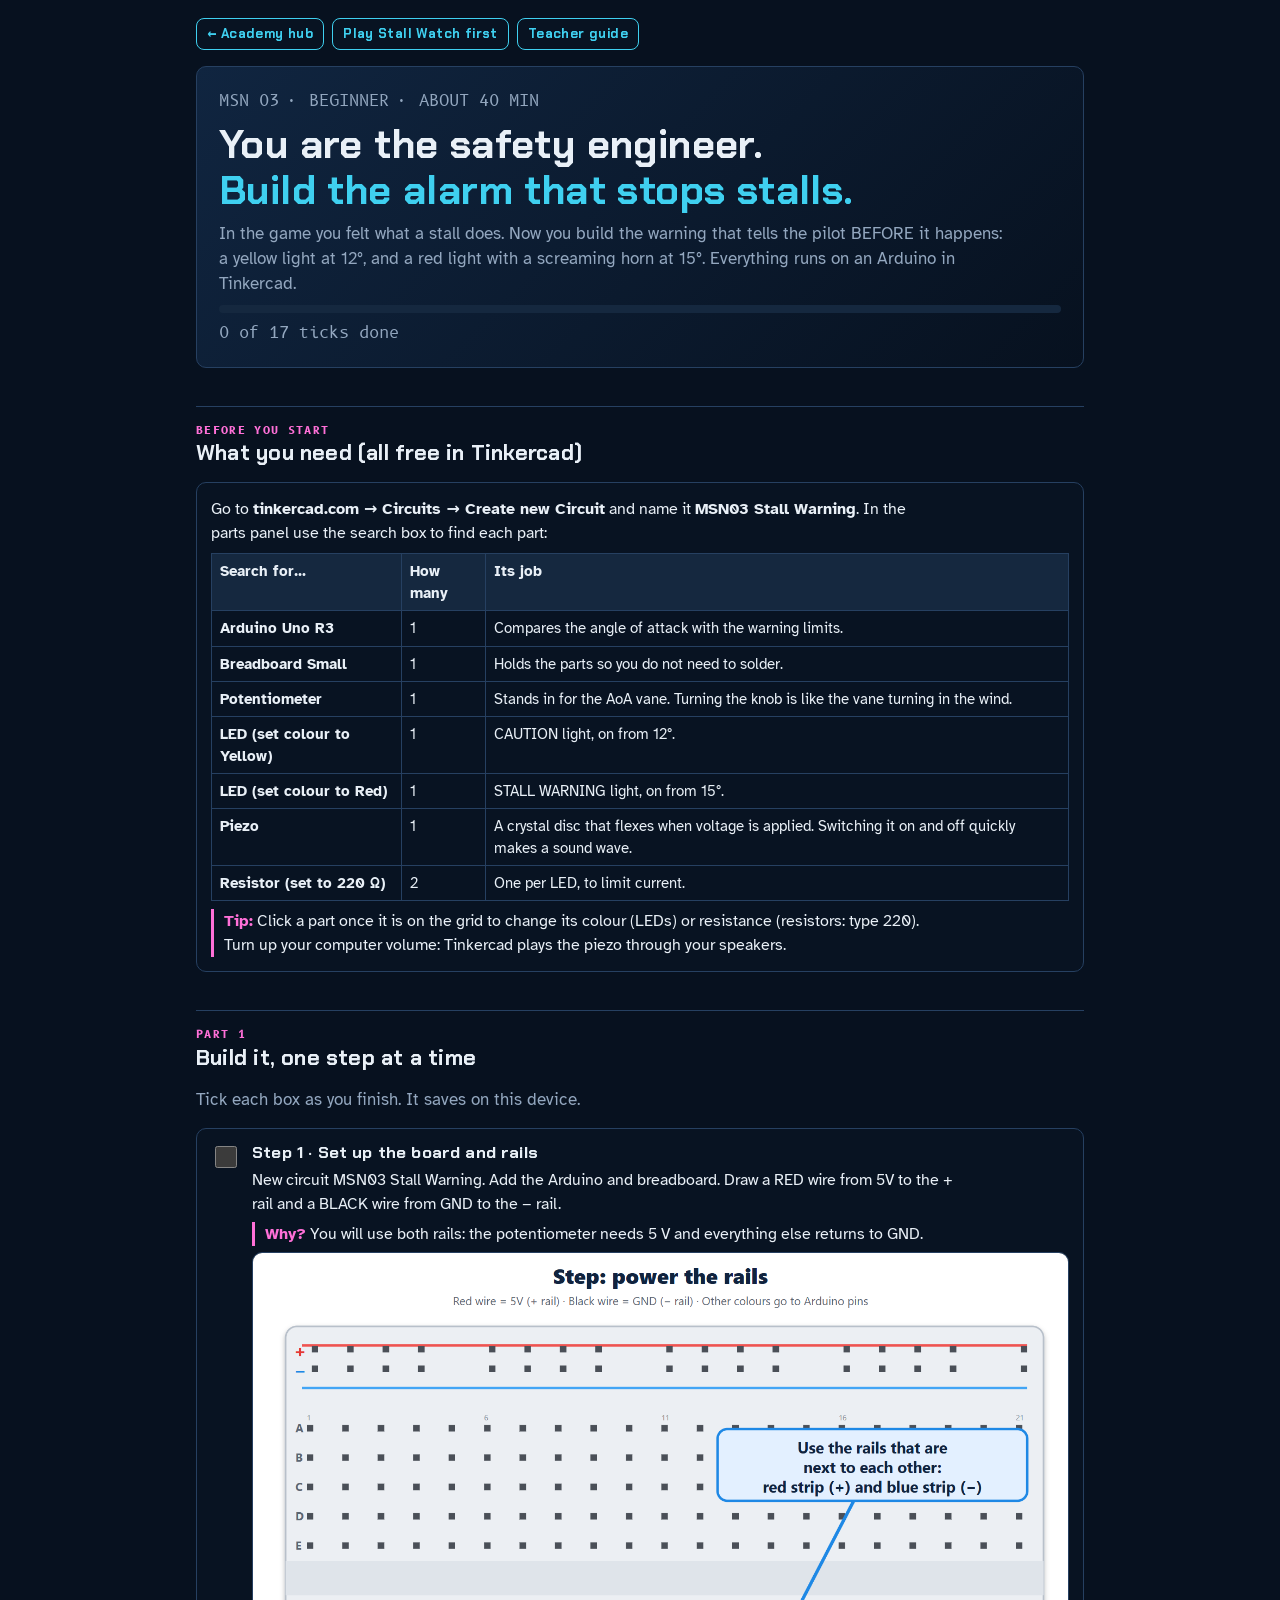
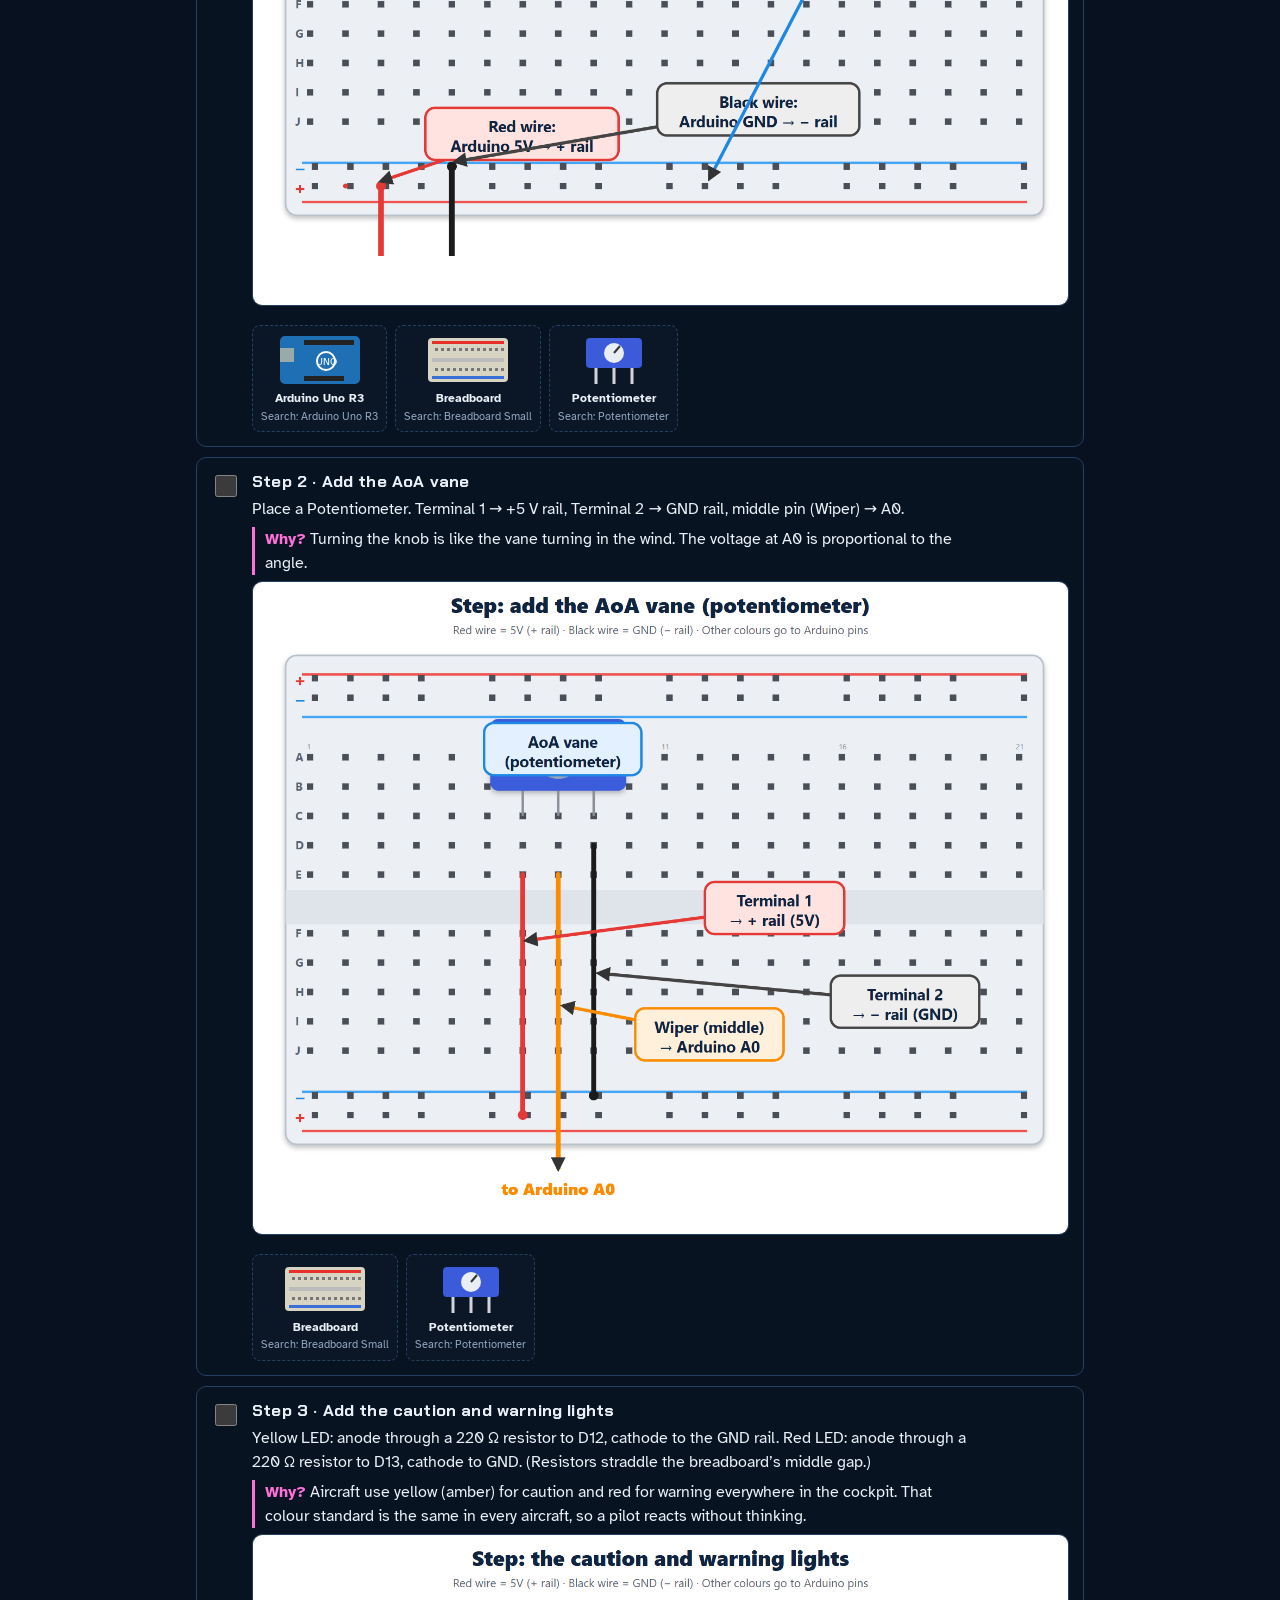
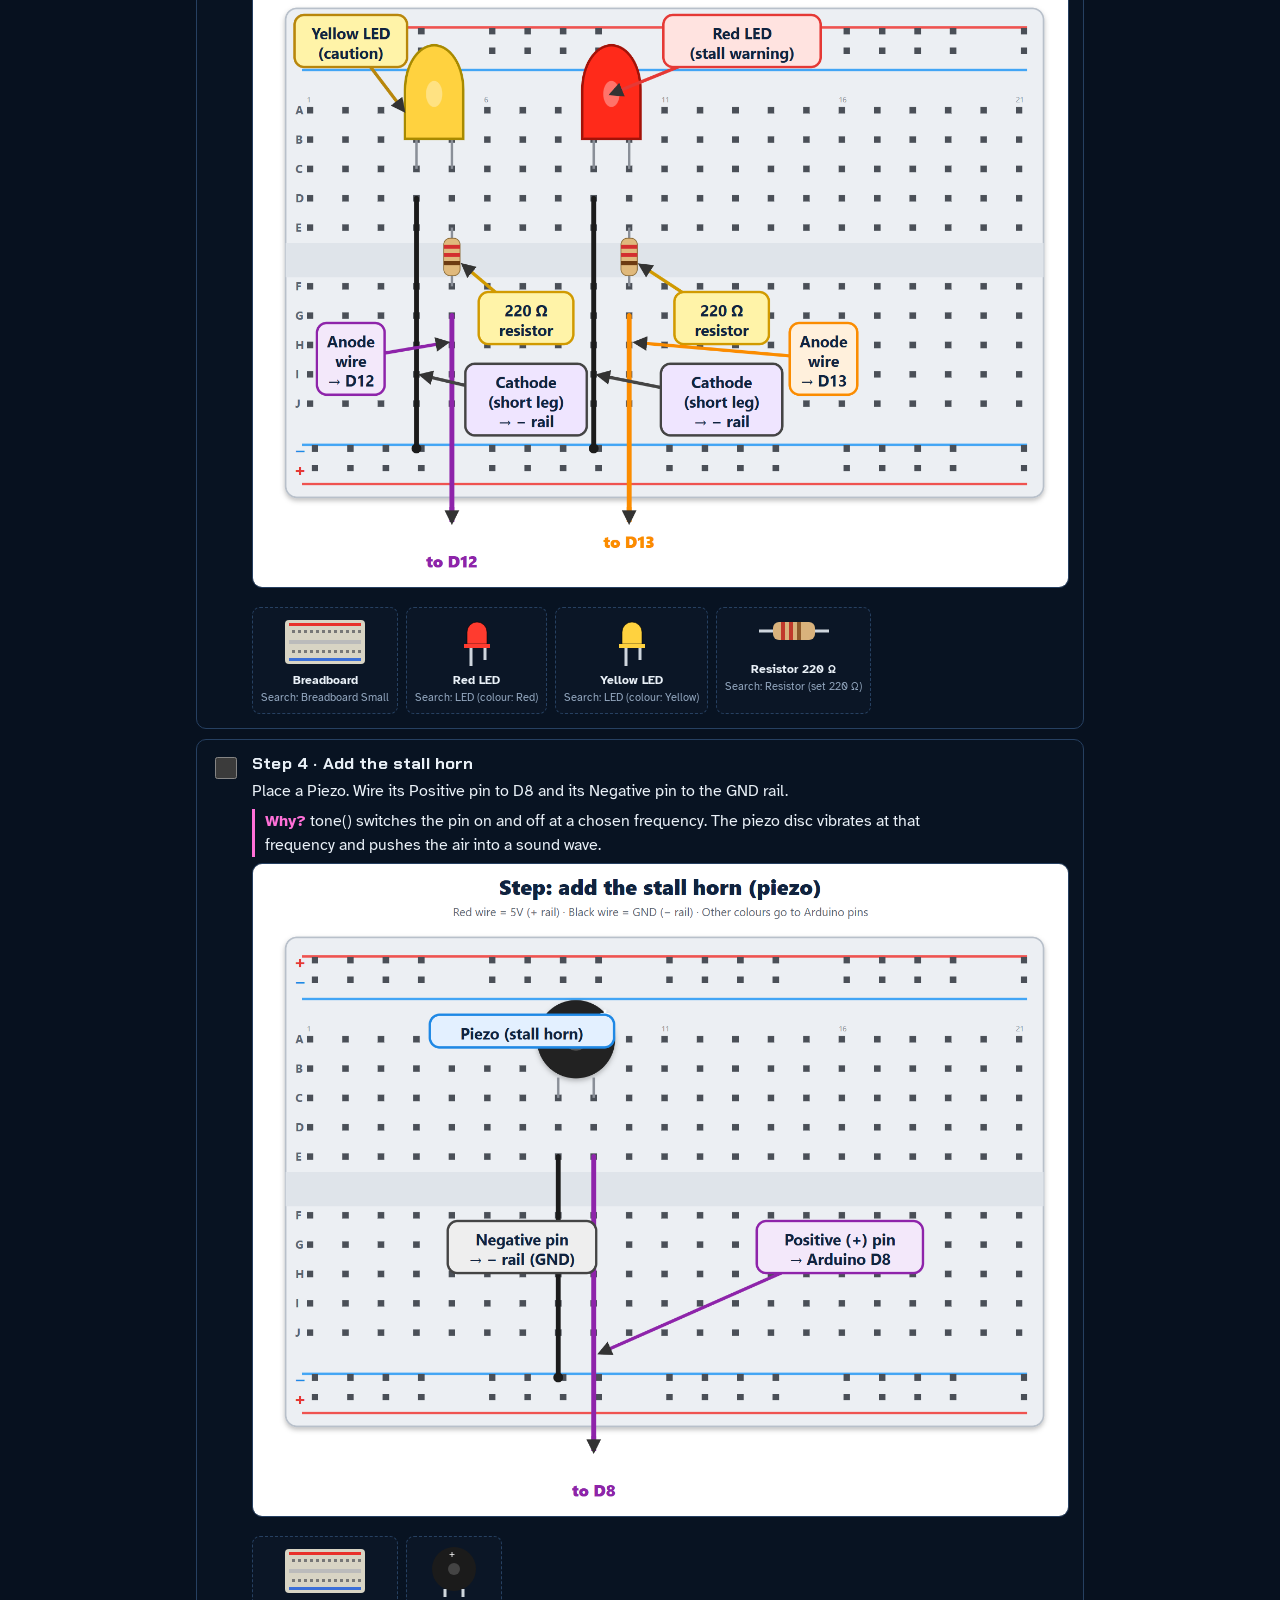
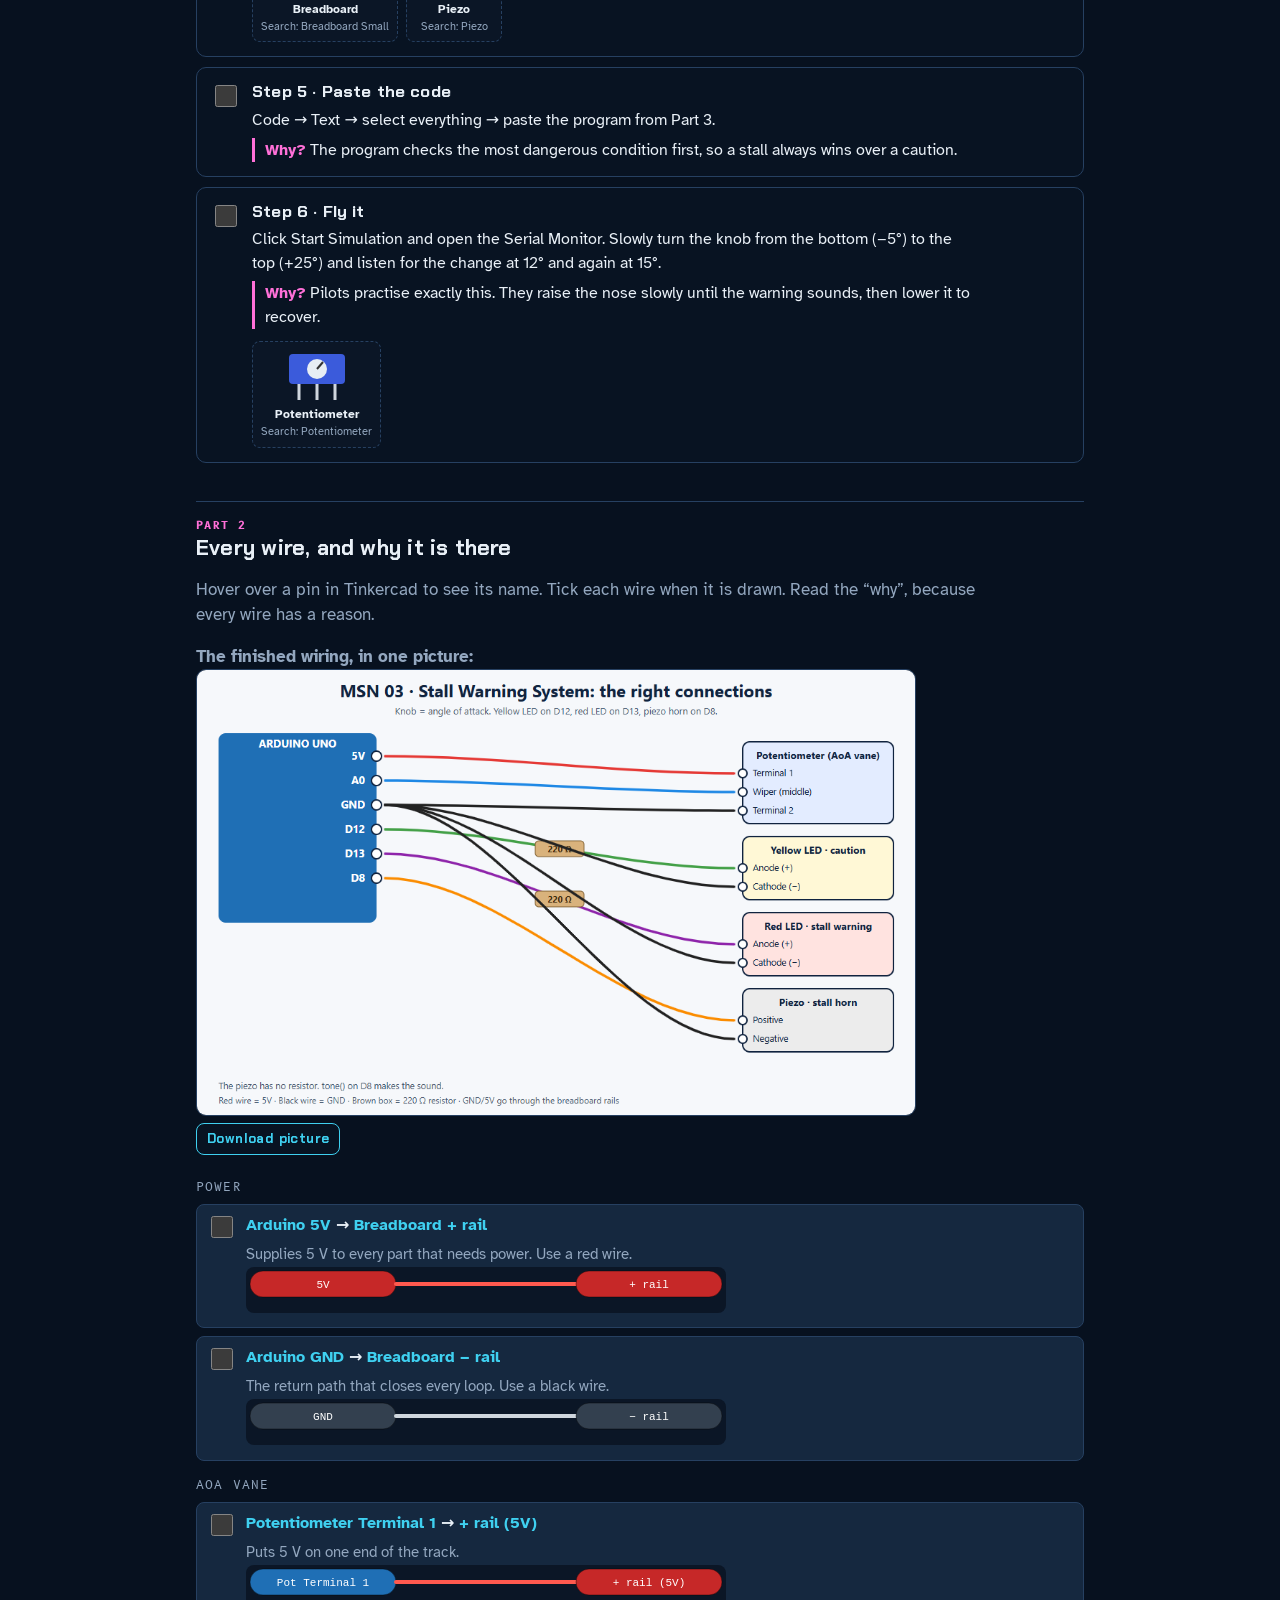
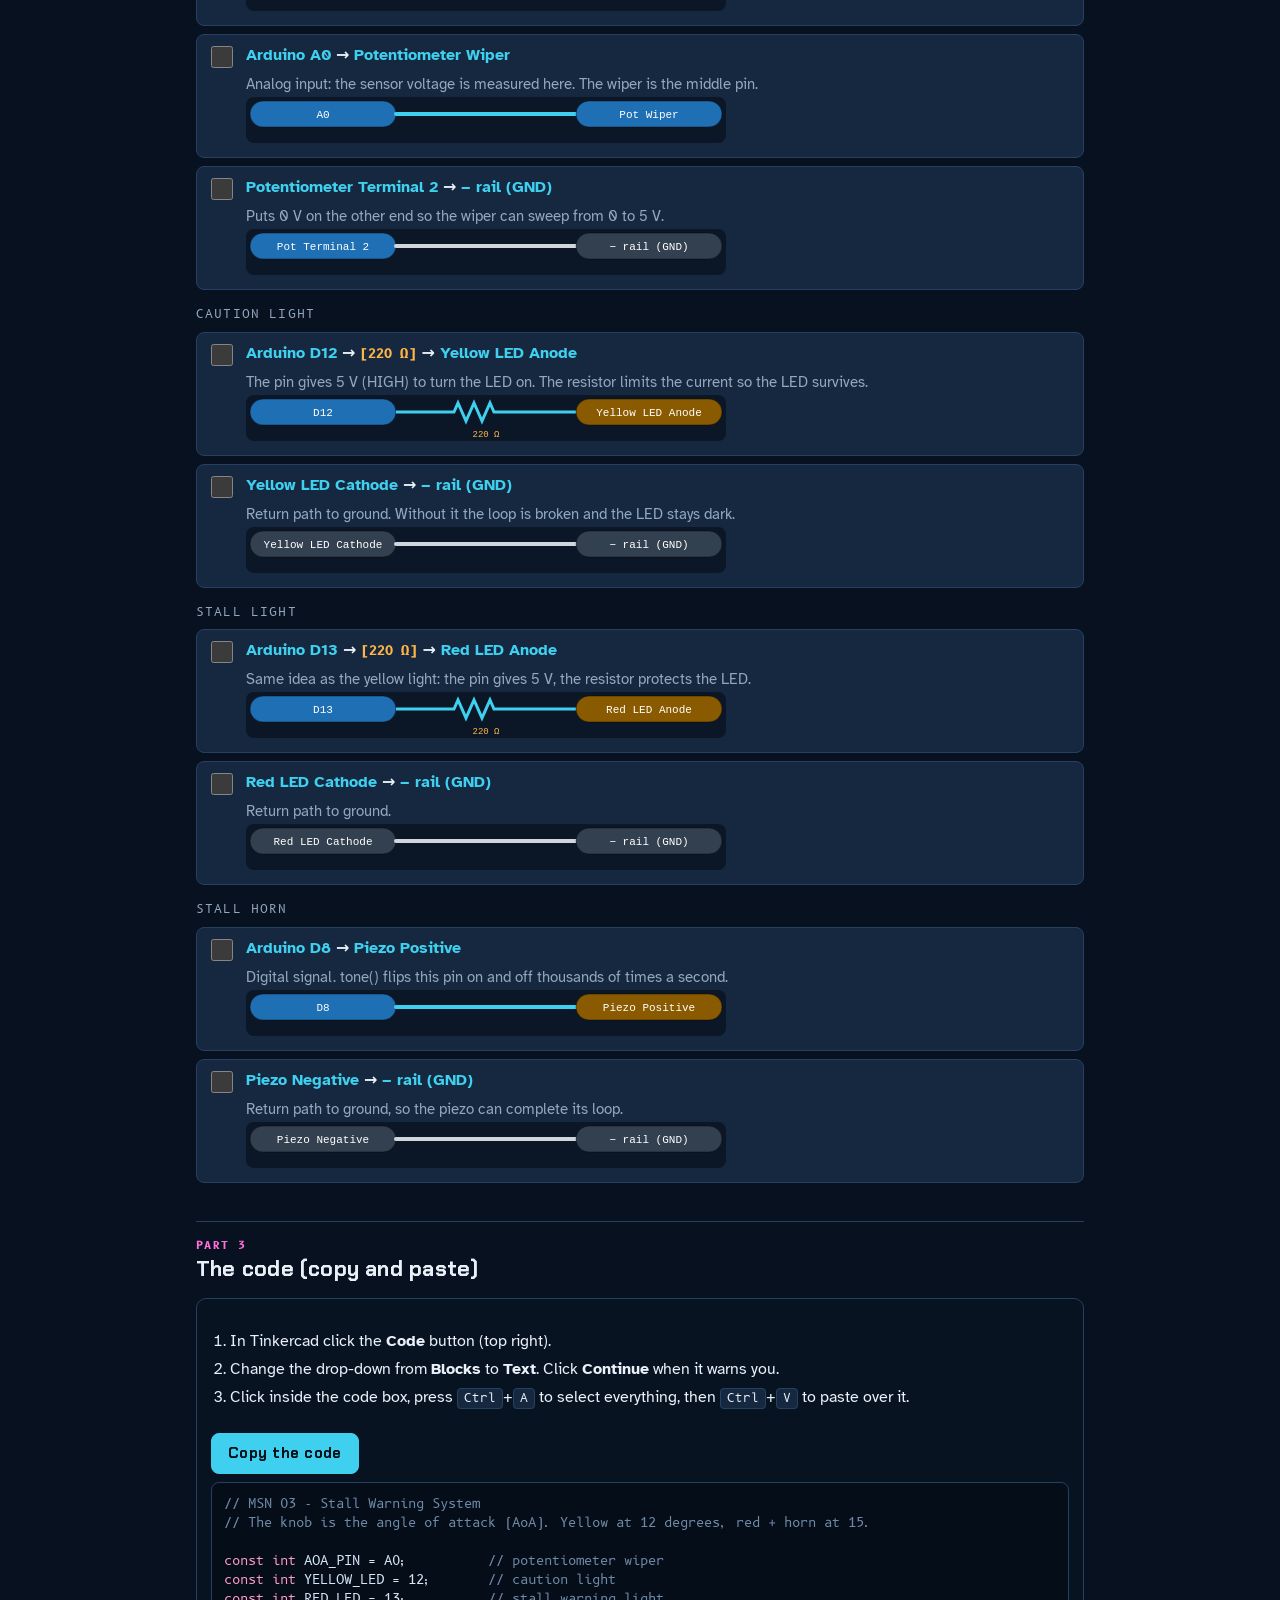
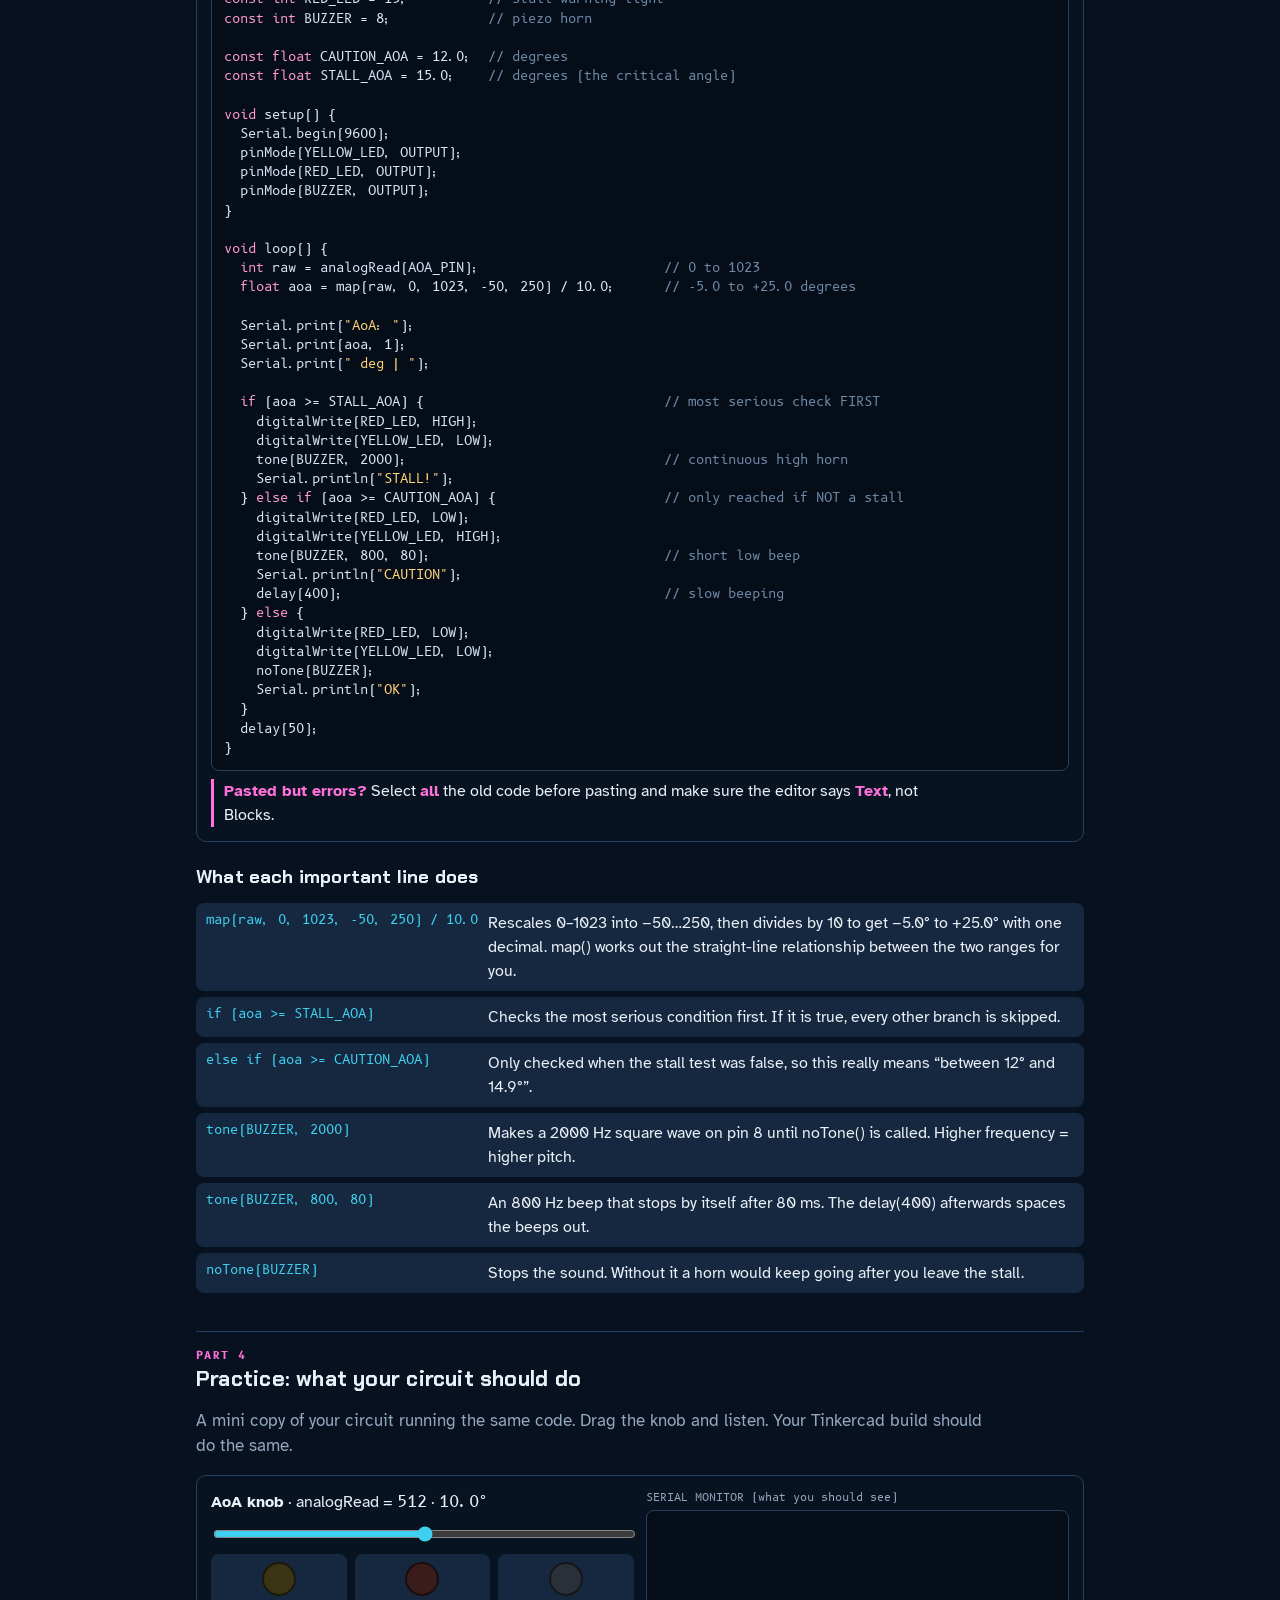
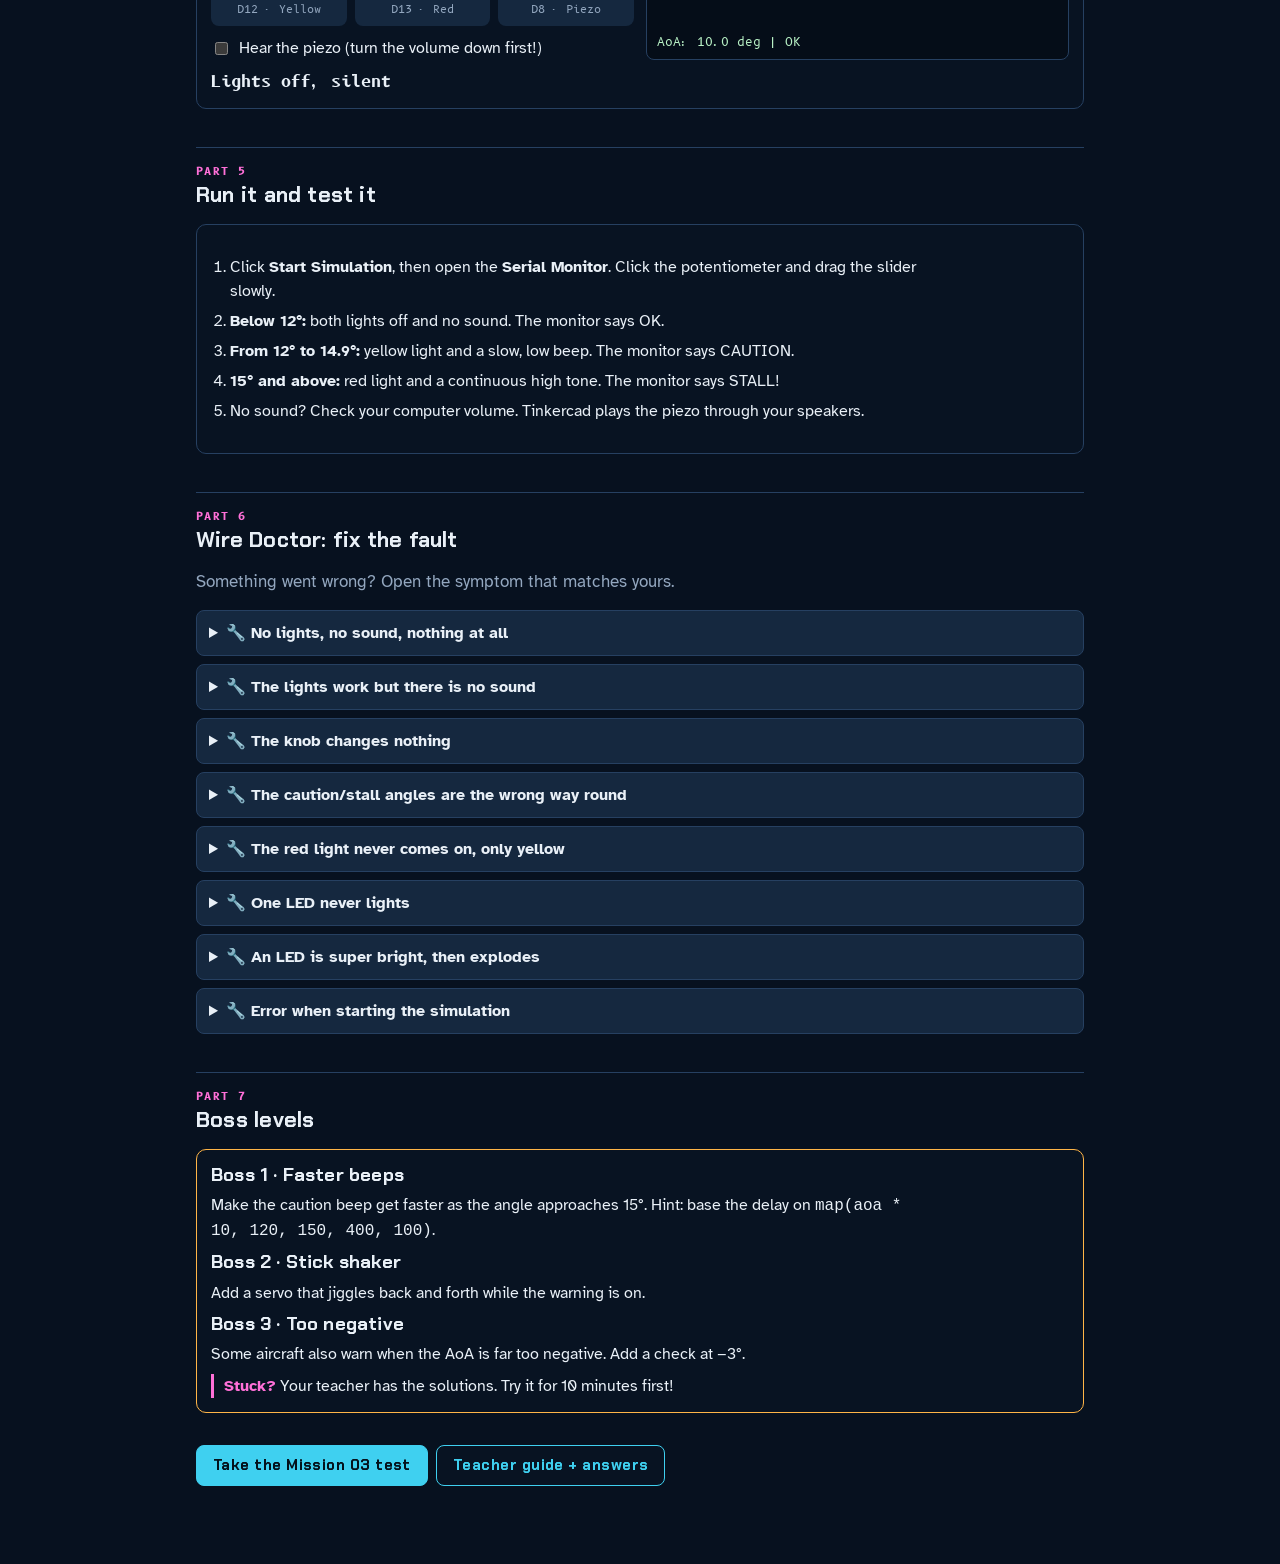
<file: tinkercad3.html>
<!doctype html>
<html lang="en">
<head>
<meta charset="utf-8">
<meta name="viewport" content="width=device-width, initial-scale=1">
<title>Build the Stall Warning in Tinkercad</title>
<link rel="preconnect" href="https://fonts.googleapis.com">
<link rel="preconnect" href="https://fonts.gstatic.com" crossorigin>
<link rel="stylesheet" href="https://fonts.googleapis.com/css2?family=Atkinson+Hyperlegible:wght@400;700&family=B612+Mono&family=Chakra+Petch:wght@500;700&display=swap">
<link rel="stylesheet" href="css/academy.css">
<link rel="stylesheet" href="css/guide.css">
<style>.u i.y.on { background: #ffd23f; box-shadow: 0 0 14px 4px #ffd23faa; } .u i.y { background: #3b3416; }</style>
</head>
<body>
<div class="wrap" id="guide"></div>
<script src="js/stall-model.js"></script>
<script>
window.GUIDE = {
  id: 'm3', img: 'wiring-m3', week: 3, game: 'stall', gameName: 'Stall Watch', teacherAnchor: 'm3',
  title: 'Build the Stall Warning in Tinkercad',
  meta: 'MSN 03 · BEGINNER · ABOUT 40 MIN',
  h1: 'You are the safety engineer.<br><em>Build the alarm that stops stalls.</em>',
  lead: 'In the game you felt what a stall does. Now you build the warning that tells the pilot BEFORE it happens: a yellow light at 12°, and a red light with a screaming horn at 15°. Everything runs on an Arduino in Tinkercad.',
  circuitName: 'MSN03 Stall Warning',
  parts: [
    ['Arduino Uno R3', 1, 'Compares the angle of attack with the warning limits.'],
    ['Breadboard Small', 1, 'Holds the parts so you do not need to solder.'],
    ['Potentiometer', 1, 'Stands in for the AoA vane. Turning the knob is like the vane turning in the wind.'],
    ['LED (set colour to Yellow)', 1, 'CAUTION light, on from 12°.'],
    ['LED (set colour to Red)', 1, 'STALL WARNING light, on from 15°.'],
    ['Piezo', 1, 'A crystal disc that flexes when voltage is applied. Switching it on and off quickly makes a sound wave.'],
    ['Resistor (set to 220 Ω)', 2, 'One per LED, to limit current.'],
  ],
  partsTip: 'Click a part once it is on the grid to change its colour (LEDs) or resistance (resistors: type 220). Turn up your computer volume: Tinkercad plays the piezo through your speakers.',
  steps: [
    ['Set up the board and rails', 'New circuit MSN03 Stall Warning. Add the Arduino and breadboard. Draw a RED wire from 5V to the + rail and a BLACK wire from GND to the − rail.', 'You will use both rails: the potentiometer needs 5 V and everything else returns to GND.'],
    ['Add the AoA vane', 'Place a Potentiometer. Terminal 1 → +5 V rail, Terminal 2 → GND rail, middle pin (Wiper) → A0.', 'Turning the knob is like the vane turning in the wind. The voltage at A0 is proportional to the angle.'],
    ['Add the caution and warning lights', 'Yellow LED: anode through a 220 Ω resistor to D12, cathode to the GND rail. Red LED: anode through a 220 Ω resistor to D13, cathode to GND. (Resistors straddle the breadboard’s middle gap.)', 'Aircraft use yellow (amber) for caution and red for warning everywhere in the cockpit. That colour standard is the same in every aircraft, so a pilot reacts without thinking.'],
    ['Add the stall horn', 'Place a Piezo. Wire its Positive pin to D8 and its Negative pin to the GND rail.', 'tone() switches the pin on and off at a chosen frequency. The piezo disc vibrates at that frequency and pushes the air into a sound wave.'],
    ['Paste the code', 'Code → Text → select everything → paste the program from Part 3.', 'The program checks the most dangerous condition first, so a stall always wins over a caution.'],
    ['Fly it', 'Click Start Simulation and open the Serial Monitor. Slowly turn the knob from the bottom (−5°) to the top (+25°) and listen for the change at 12° and again at 15°.', 'Pilots practise exactly this. They raise the nose slowly until the warning sounds, then lower it to recover.'],
  ],
  wires: [
    ['Power', 'Arduino 5V', 'Breadboard + rail', '', 'Supplies 5 V to every part that needs power. Use a red wire.'],
    ['Power', 'Arduino GND', 'Breadboard − rail', '', 'The return path that closes every loop. Use a black wire.'],
    ['AoA vane', 'Potentiometer Terminal 1', '+ rail (5V)', '', 'Puts 5 V on one end of the track.'],
    ['AoA vane', 'Arduino A0', 'Potentiometer Wiper', '', 'Analog input: the sensor voltage is measured here. The wiper is the middle pin.'],
    ['AoA vane', 'Potentiometer Terminal 2', '− rail (GND)', '', 'Puts 0 V on the other end so the wiper can sweep from 0 to 5 V.'],
    ['Caution light', 'Arduino D12', 'Yellow LED Anode', '220 Ω', 'The pin gives 5 V (HIGH) to turn the LED on. The resistor limits the current so the LED survives.'],
    ['Caution light', 'Yellow LED Cathode', '− rail (GND)', '', 'Return path to ground. Without it the loop is broken and the LED stays dark.'],
    ['Stall light', 'Arduino D13', 'Red LED Anode', '220 Ω', 'Same idea as the yellow light: the pin gives 5 V, the resistor protects the LED.'],
    ['Stall light', 'Red LED Cathode', '− rail (GND)', '', 'Return path to ground.'],
    ['Stall horn', 'Arduino D8', 'Piezo Positive', '', 'Digital signal. tone() flips this pin on and off thousands of times a second.'],
    ['Stall horn', 'Piezo Negative', '− rail (GND)', '', 'Return path to ground, so the piezo can complete its loop.'],
  ],
  code: `// MSN 03 - Stall Warning System
// The knob is the angle of attack (AoA). Yellow at 12 degrees, red + horn at 15.

const int AOA_PIN = A0;          // potentiometer wiper
const int YELLOW_LED = 12;       // caution light
const int RED_LED = 13;          // stall warning light
const int BUZZER = 8;            // piezo horn

const float CAUTION_AOA = 12.0;  // degrees
const float STALL_AOA = 15.0;    // degrees (the critical angle)

void setup() {
  Serial.begin(9600);
  pinMode(YELLOW_LED, OUTPUT);
  pinMode(RED_LED, OUTPUT);
  pinMode(BUZZER, OUTPUT);
}

void loop() {
  int raw = analogRead(AOA_PIN);                       // 0 to 1023
  float aoa = map(raw, 0, 1023, -50, 250) / 10.0;      // -5.0 to +25.0 degrees

  Serial.print("AoA: ");
  Serial.print(aoa, 1);
  Serial.print(" deg | ");

  if (aoa >= STALL_AOA) {                              // most serious check FIRST
    digitalWrite(RED_LED, HIGH);
    digitalWrite(YELLOW_LED, LOW);
    tone(BUZZER, 2000);                                // continuous high horn
    Serial.println("STALL!");
  } else if (aoa >= CAUTION_AOA) {                     // only reached if NOT a stall
    digitalWrite(RED_LED, LOW);
    digitalWrite(YELLOW_LED, HIGH);
    tone(BUZZER, 800, 80);                             // short low beep
    Serial.println("CAUTION");
    delay(400);                                        // slow beeping
  } else {
    digitalWrite(RED_LED, LOW);
    digitalWrite(YELLOW_LED, LOW);
    noTone(BUZZER);
    Serial.println("OK");
  }
  delay(50);
}`,
  explain: [
    ['map(raw, 0, 1023, -50, 250) / 10.0', 'Rescales 0–1023 into −50…250, then divides by 10 to get −5.0° to +25.0° with one decimal. map() works out the straight-line relationship between the two ranges for you.'],
    ['if (aoa >= STALL_AOA)', 'Checks the most serious condition first. If it is true, every other branch is skipped.'],
    ['else if (aoa >= CAUTION_AOA)', 'Only checked when the stall test was false, so this really means “between 12° and 14.9°”.'],
    ['tone(BUZZER, 2000)', 'Makes a 2000 Hz square wave on pin 8 until noTone() is called. Higher frequency = higher pitch.'],
    ['tone(BUZZER, 800, 80)', 'An 800 Hz beep that stops by itself after 80 ms. The delay(400) afterwards spaces the beeps out.'],
    ['noTone(BUZZER)', 'Stops the sound. Without it a horn would keep going after you leave the stall.'],
  ],
  practiceLead: 'A mini copy of your circuit running the same code. Drag the knob and listen. Your Tinkercad build should do the same.',
  practiceHTML: `<div style="display:grid;gap:10px">
      <label for="knob"><b>AoA knob</b> · analogRead = <span class="mono" id="rawV">512</span> · <span class="mono" id="aoaV">--</span></label>
      <input id="knob" type="range" min="0" max="1023" value="512" aria-label="AoA knob">
      <div class="units" style="grid-template-columns:repeat(3,1fr)"><div class="u"><i class="y" id="ly"></i>D12 · Yellow</div><div class="u"><i class="r" id="lr"></i>D13 · Red</div><div class="u"><i id="lb" style="background:#2a3038"></i>D8 · Piezo</div></div>
      <label style="display:flex;gap:8px;align-items:center"><input type="checkbox" id="snd"> <span>Hear the piezo (turn the volume down first!)</span></label>
      <p class="mono" id="verdict" style="font-weight:700"></p></div>
    <div><div class="mono dim" style="font-size:0.7rem;margin-bottom:4px">SERIAL MONITOR (what you should see)</div><div class="serial" id="serial"></div></div>`,
  practiceInit($) {
    const serial = []; let ctx = null, osc = null, gain = null, beepTimer = null;
    function audio(f) {
      if (!$('snd').checked) f = 0;
      try {
        if (!ctx) { ctx = new (window.AudioContext || window.webkitAudioContext)(); osc = ctx.createOscillator(); gain = ctx.createGain(); osc.type = 'square'; gain.gain.value = 0; osc.connect(gain); gain.connect(ctx.destination); osc.start(); }
        if (ctx.state === 'suspended') ctx.resume();
        if (f) { osc.frequency.value = f; gain.gain.value = 0.04; } else gain.gain.value = 0;
      } catch (e) {}
    }
    function update() {
      const raw = +$('knob').value;
      const tenths = Math.floor((raw * 300) / 1023) - 50;               // same as the Arduino integer map(raw,0,1023,-50,250)
      const aoa = tenths / 10;
      const st = aoa >= 15 ? 'STALL!' : aoa >= 12 ? 'CAUTION' : 'OK';
      $('rawV').textContent = raw; $('aoaV').textContent = aoa.toFixed(1) + '°';
      $('ly').classList.toggle('on', st === 'CAUTION'); $('lr').classList.toggle('on', st === 'STALL!');
      $('lb').style.background = st === 'STALL!' ? '#ff9a3d' : st === 'CAUTION' ? '#ffd23f' : '#2a3038';
      $('verdict').textContent = st === 'STALL!' ? 'Red light + continuous 2000 Hz horn' : st === 'CAUTION' ? 'Yellow light + slow 800 Hz beep' : 'Lights off, silent';
      clearInterval(beepTimer);
      if (st === 'STALL!') audio(2000);
      else if (st === 'CAUTION') { audio(800); setTimeout(() => audio(0), 80); beepTimer = setInterval(() => { audio(800); setTimeout(() => audio(0), 80); }, 450); }
      else audio(0);
      serial.push('AoA: ' + aoa.toFixed(1) + ' deg | ' + st); if (serial.length > 8) serial.shift();
      $('serial').innerHTML = serial.map((s) => '<div>' + s + '</div>').join('');
    }
    $('knob').addEventListener('input', update); $('snd').addEventListener('change', update); update();
  },
  test: [
    'Click <b>Start Simulation</b>, then open the <b>Serial Monitor</b>. Click the potentiometer and drag the slider slowly.',
    '<b>Below 12°:</b> both lights off and no sound. The monitor says OK.',
    '<b>From 12° to 14.9°:</b> yellow light and a slow, low beep. The monitor says CAUTION.',
    '<b>15° and above:</b> red light and a continuous high tone. The monitor says STALL!',
    'No sound? Check your computer volume. Tinkercad plays the piezo through your speakers.',
  ],
  doctor: [
    ['No lights, no sound, nothing at all', 'The − rail is not wired to Arduino GND, or the simulation is not running.', 'Check the black rail wire from Step 1 and press Start Simulation.'],
    ['The lights work but there is no sound', 'The piezo is on the wrong pin, or your volume is muted.', 'The piezo Positive pin must go to D8. Turn up the computer volume.'],
    ['The knob changes nothing', 'The wiper (middle pin) is not on A0, or you used A1.', 'Move the wire to the MIDDLE pin of the potentiometer and to A0.'],
    ['The caution/stall angles are the wrong way round', 'The 5V and GND wires on the potentiometer ends are swapped.', 'Swap them. The track is just read from the other end.'],
    ['The red light never comes on, only yellow', 'The stall check was put AFTER the caution check, so caution “hides” the stall.', 'Re-paste the code. if (aoa >= STALL_AOA) must come first.'],
    ['One LED never lights', 'That LED is backwards, or has no cathode wire.', 'Anode (bent leg) towards the resistor and pin, cathode to the GND rail.'],
    ['An LED is super bright, then explodes', 'You forgot its 220 Ω resistor.', 'Add one between the pin and the anode.'],
    ['Error when starting the simulation', 'A typo or a missing bracket from copy and paste.', 'Select all old code, paste again, and make sure the editor is in Text mode.'],
  ],
  bosses: [
    ['Boss 1 · Faster beeps', 'Make the caution beep get faster as the angle approaches 15°. Hint: base the delay on <code>map(aoa * 10, 120, 150, 400, 100)</code>.'],
    ['Boss 2 · Stick shaker', 'Add a servo that jiggles back and forth while the warning is on.'],
    ['Boss 3 · Too negative', 'Some aircraft also warn when the AoA is far too negative. Add a check at −3°.'],
  ],
};
</script>
<script src="js/guide.js"></script>
<script src="js/visuals.js"></script>
</body>
</html>
</file>
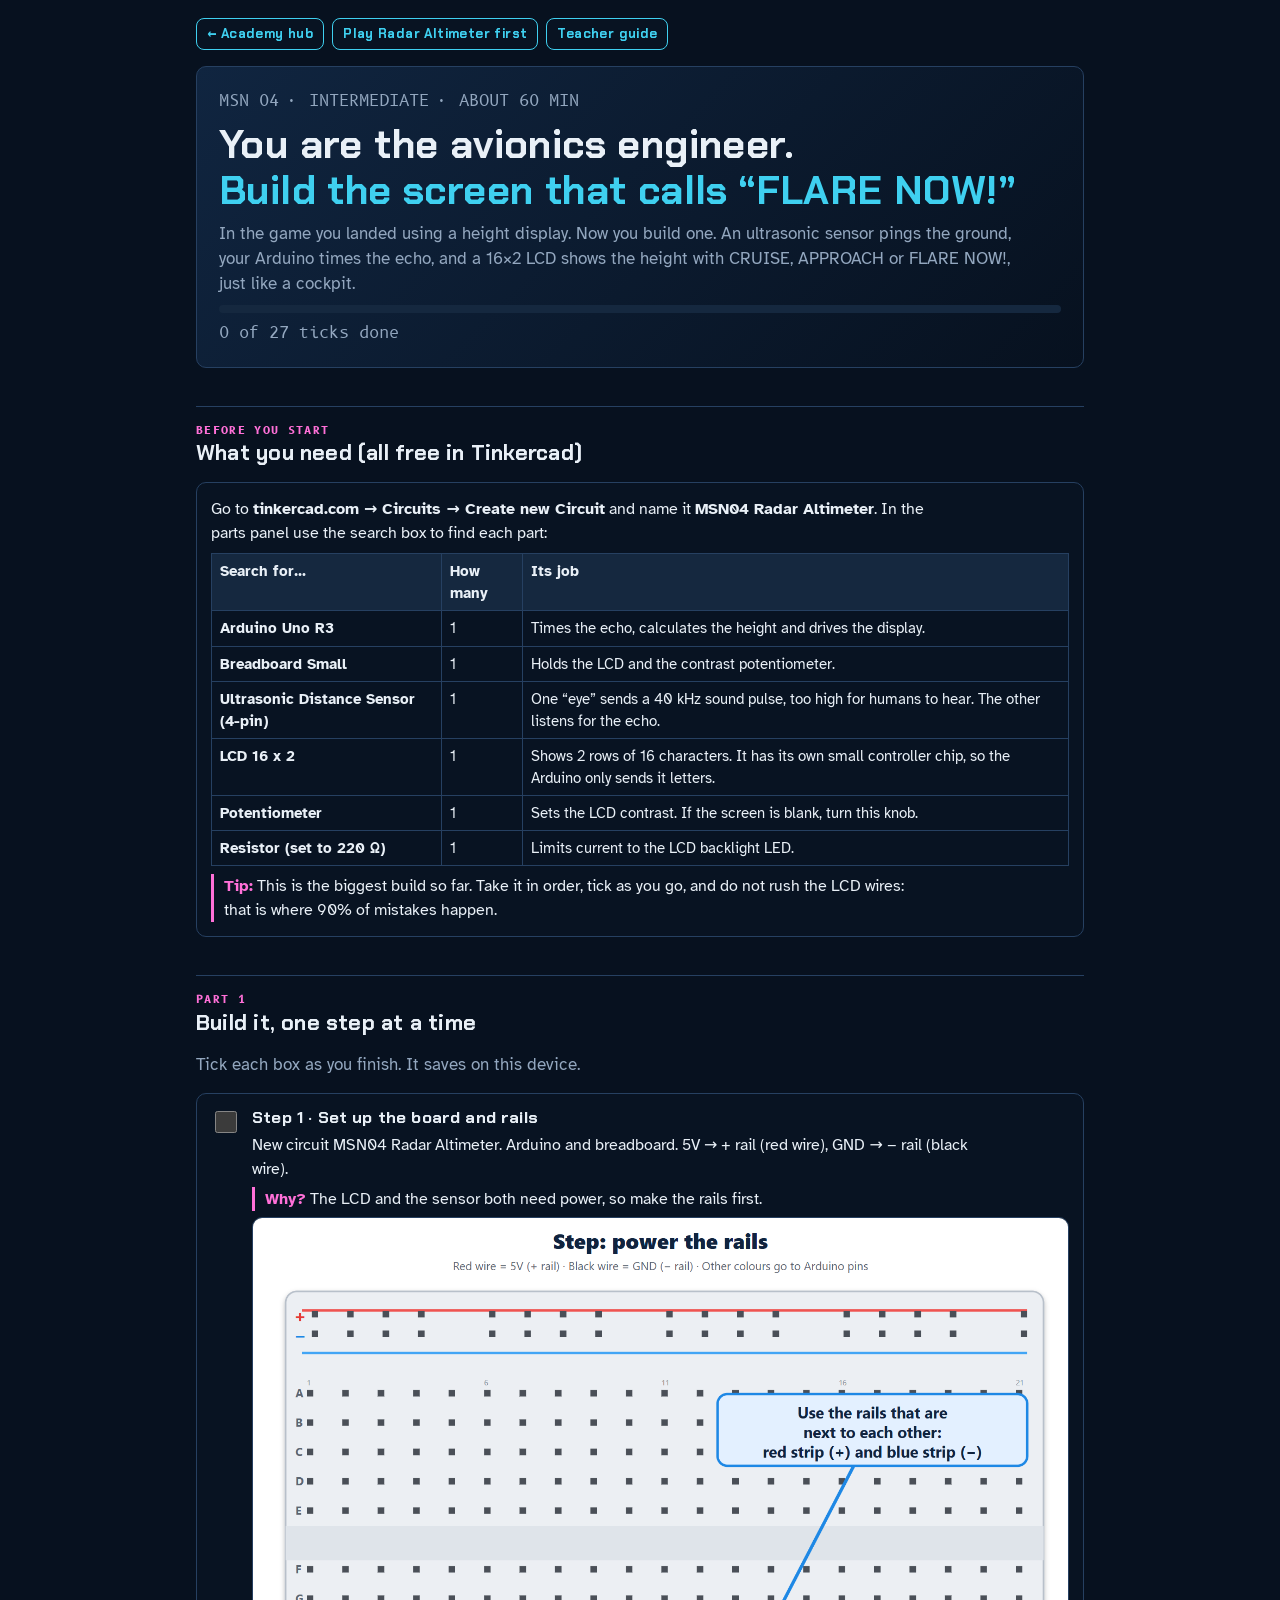
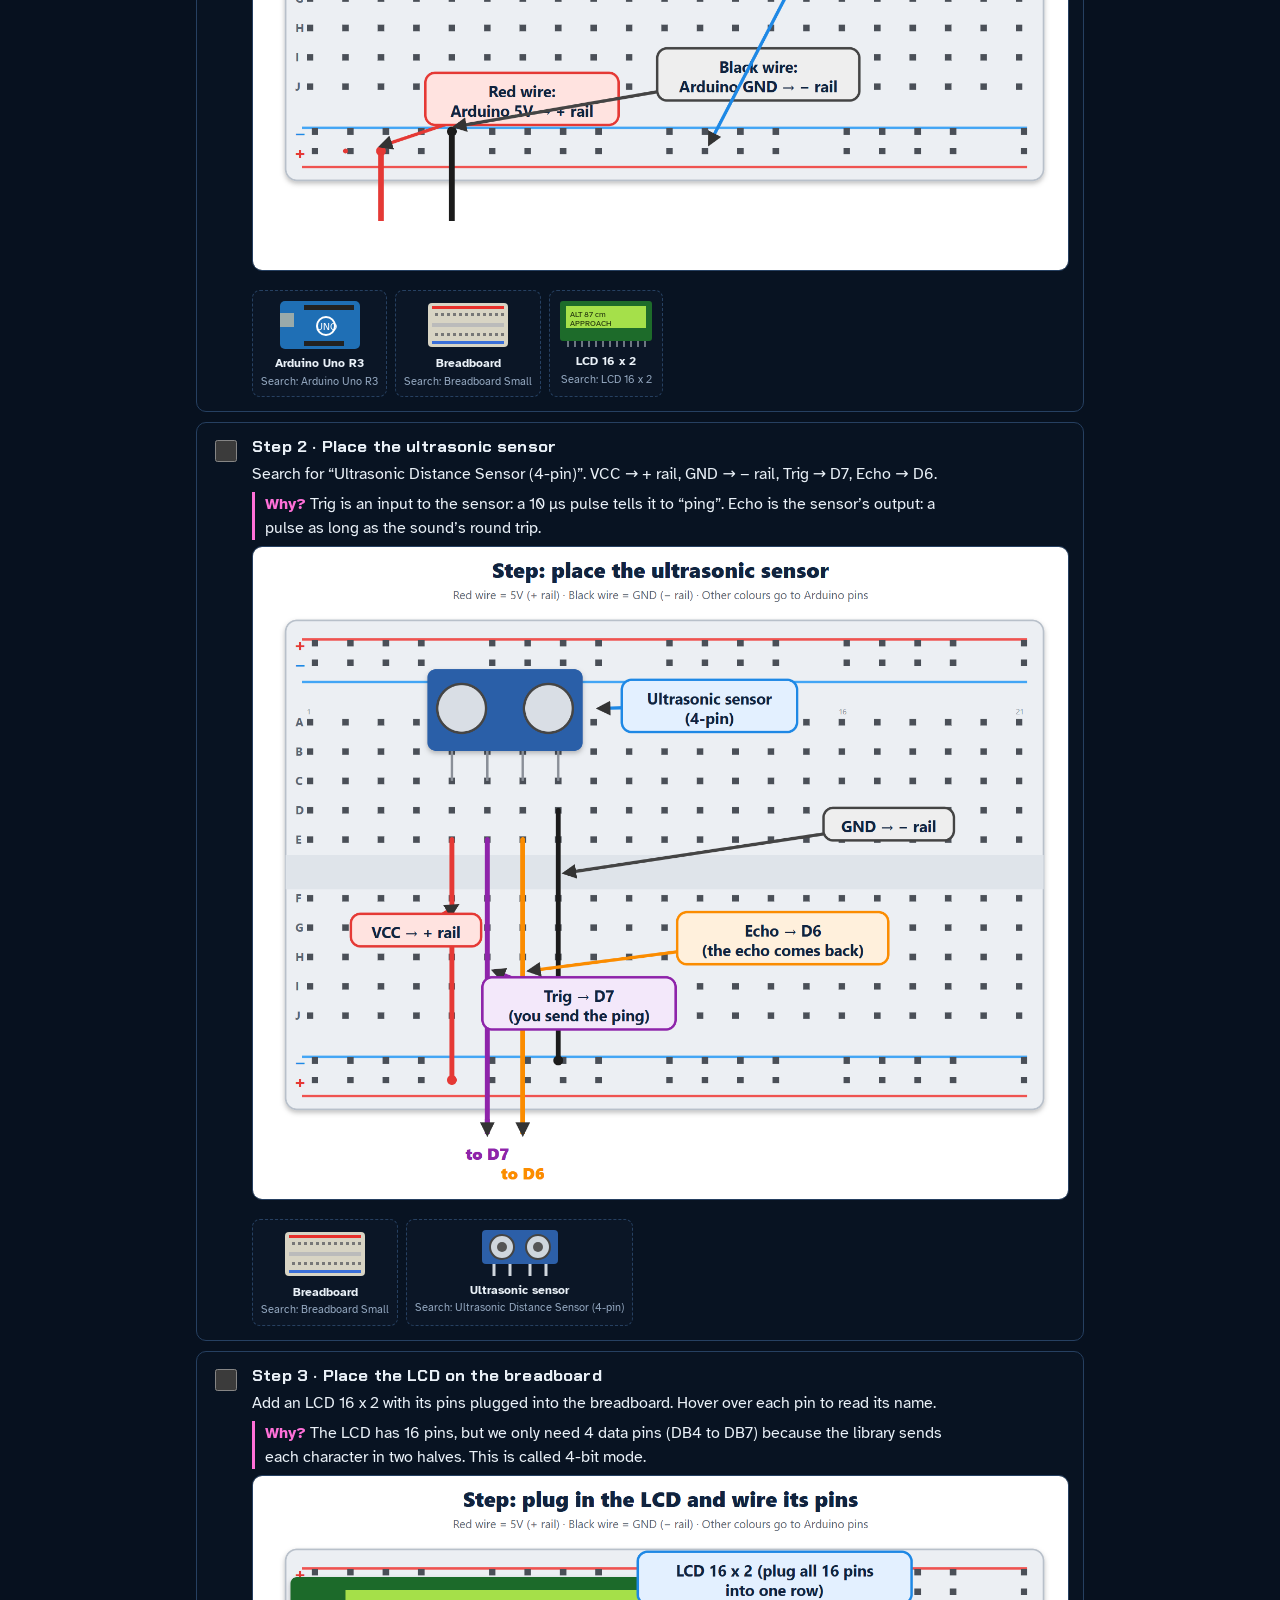
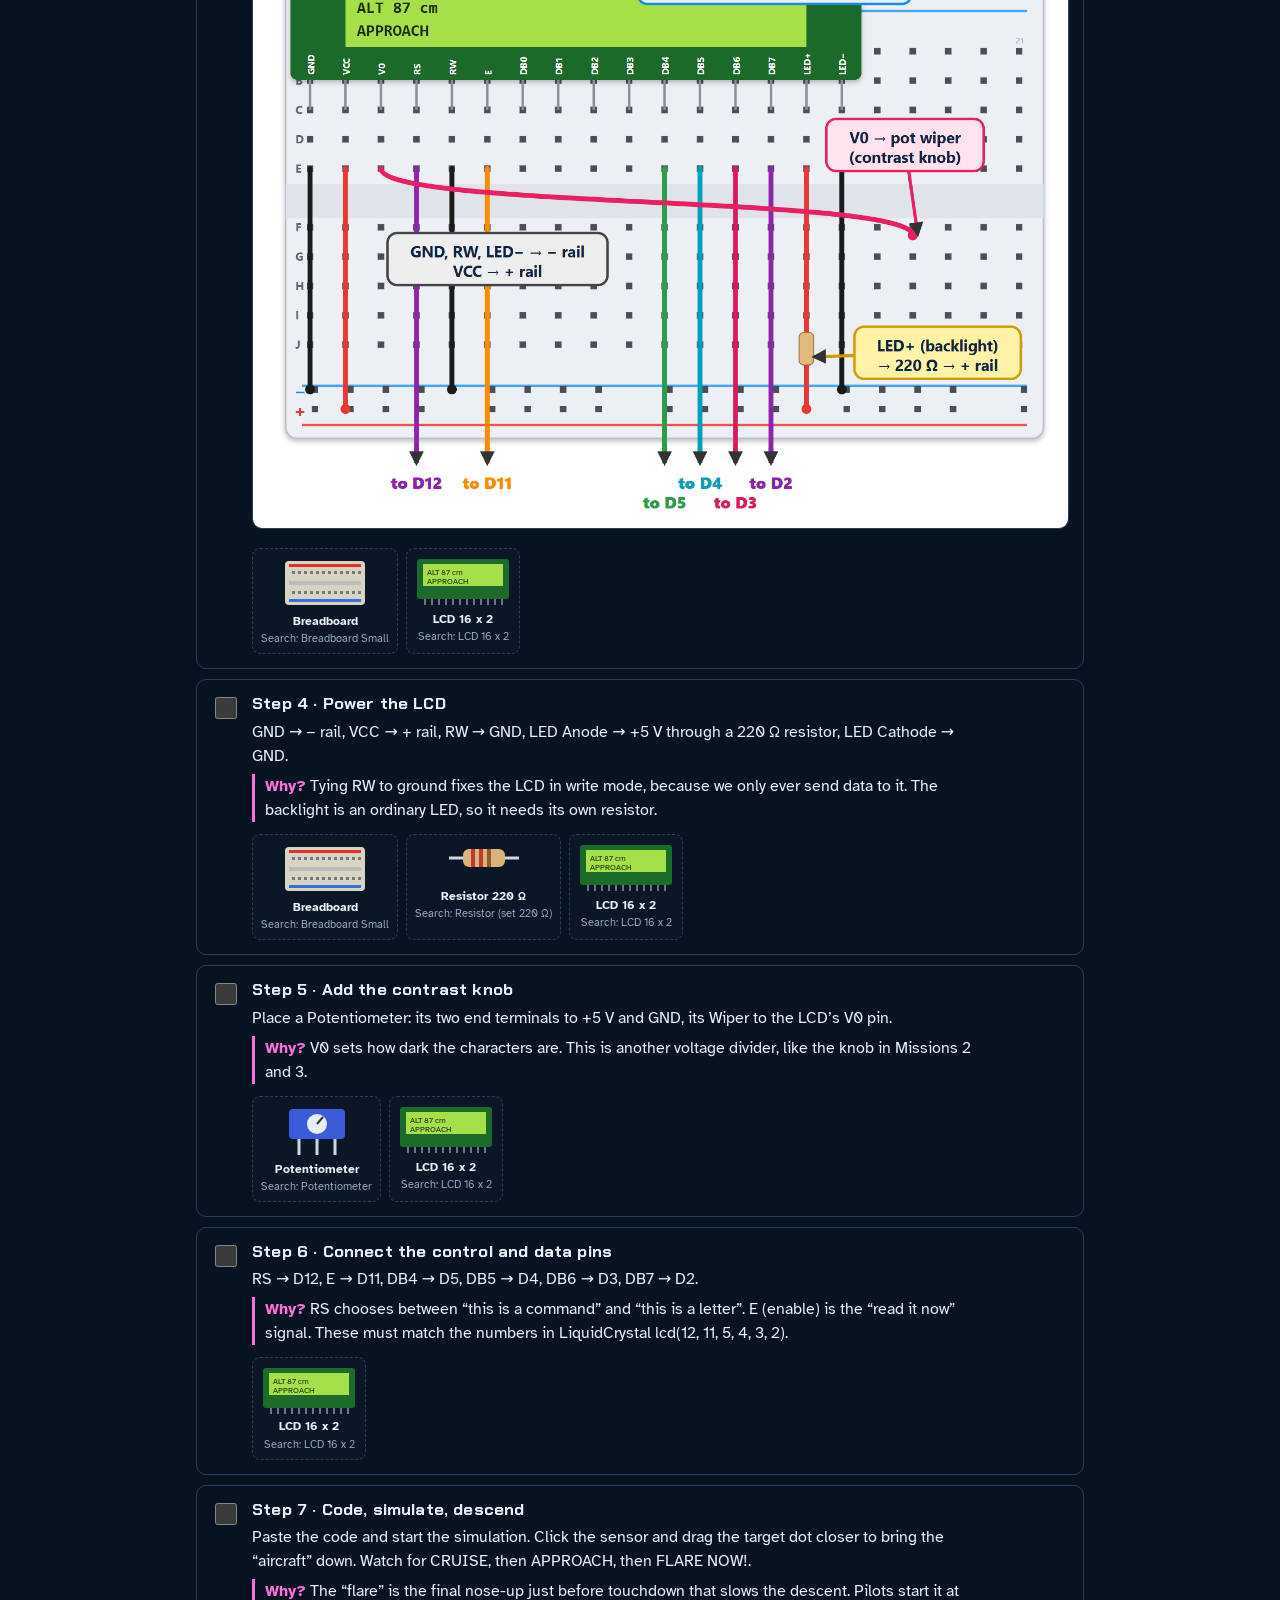
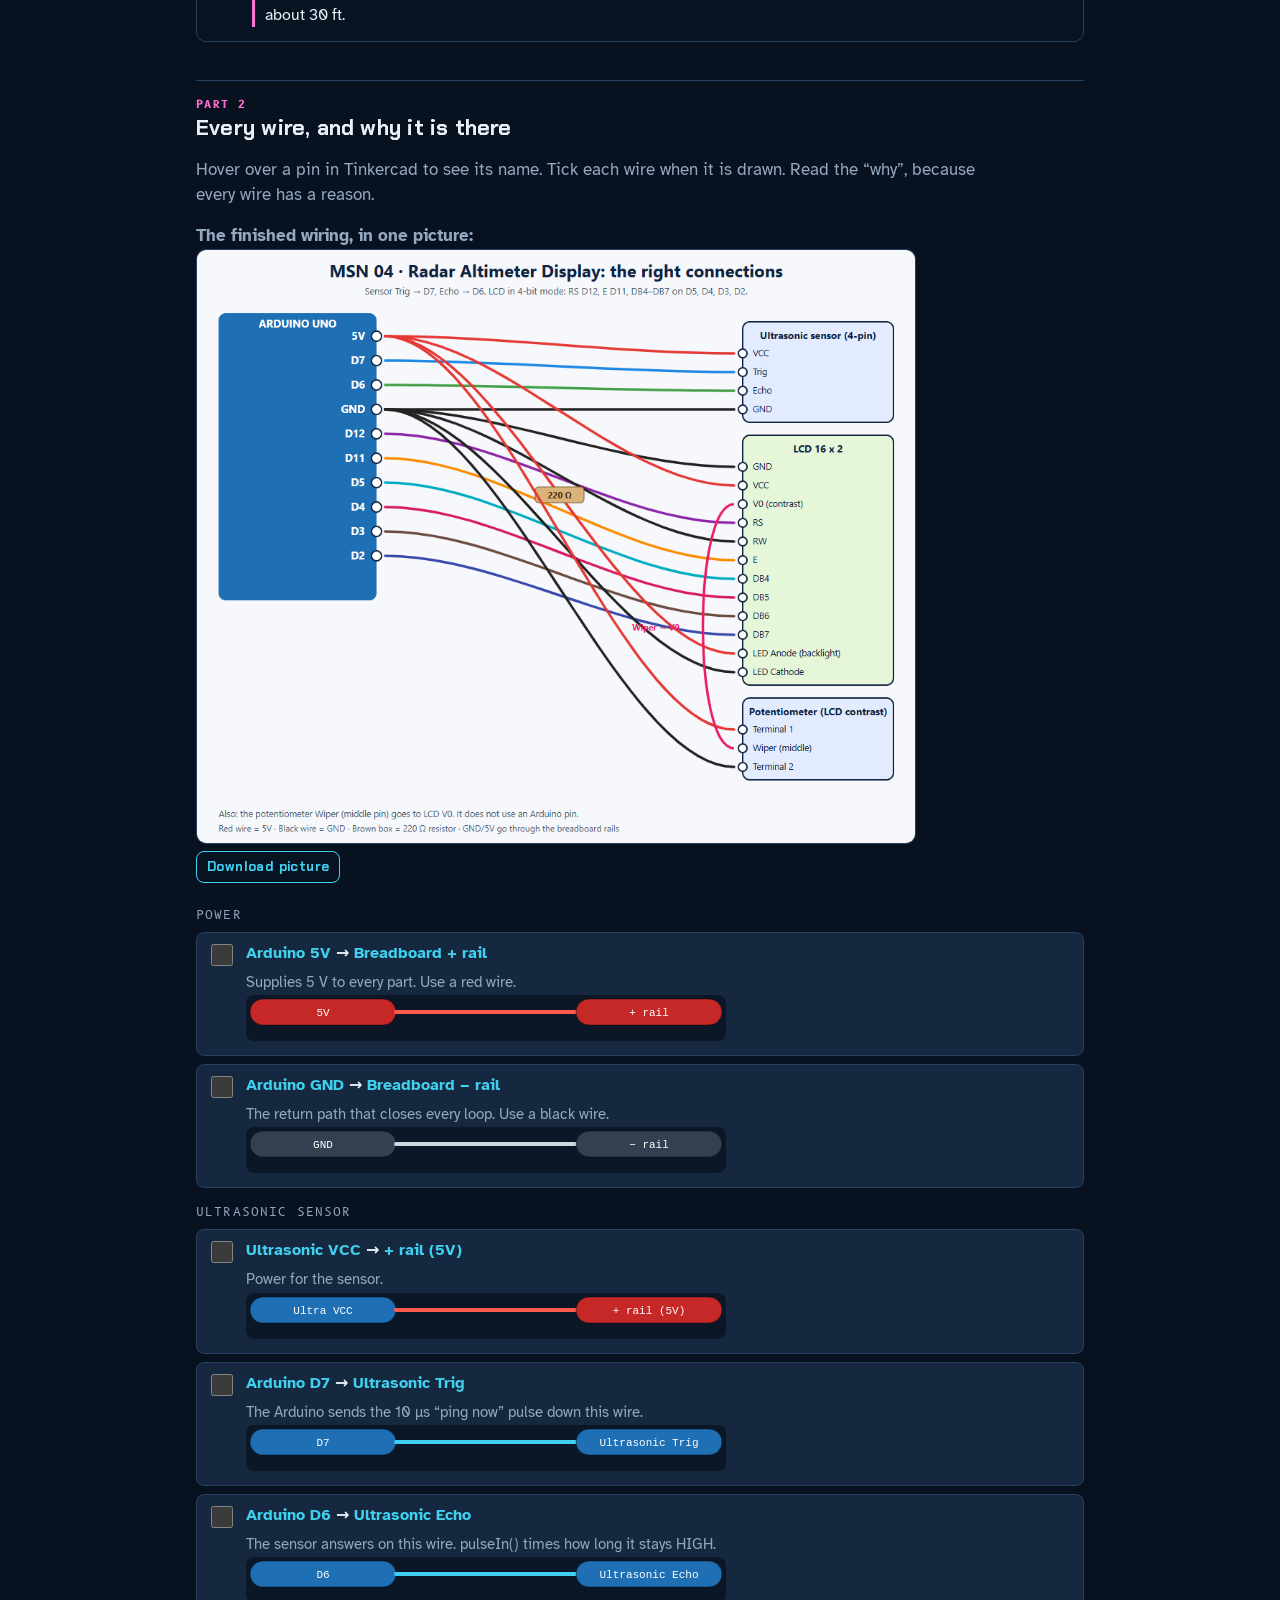
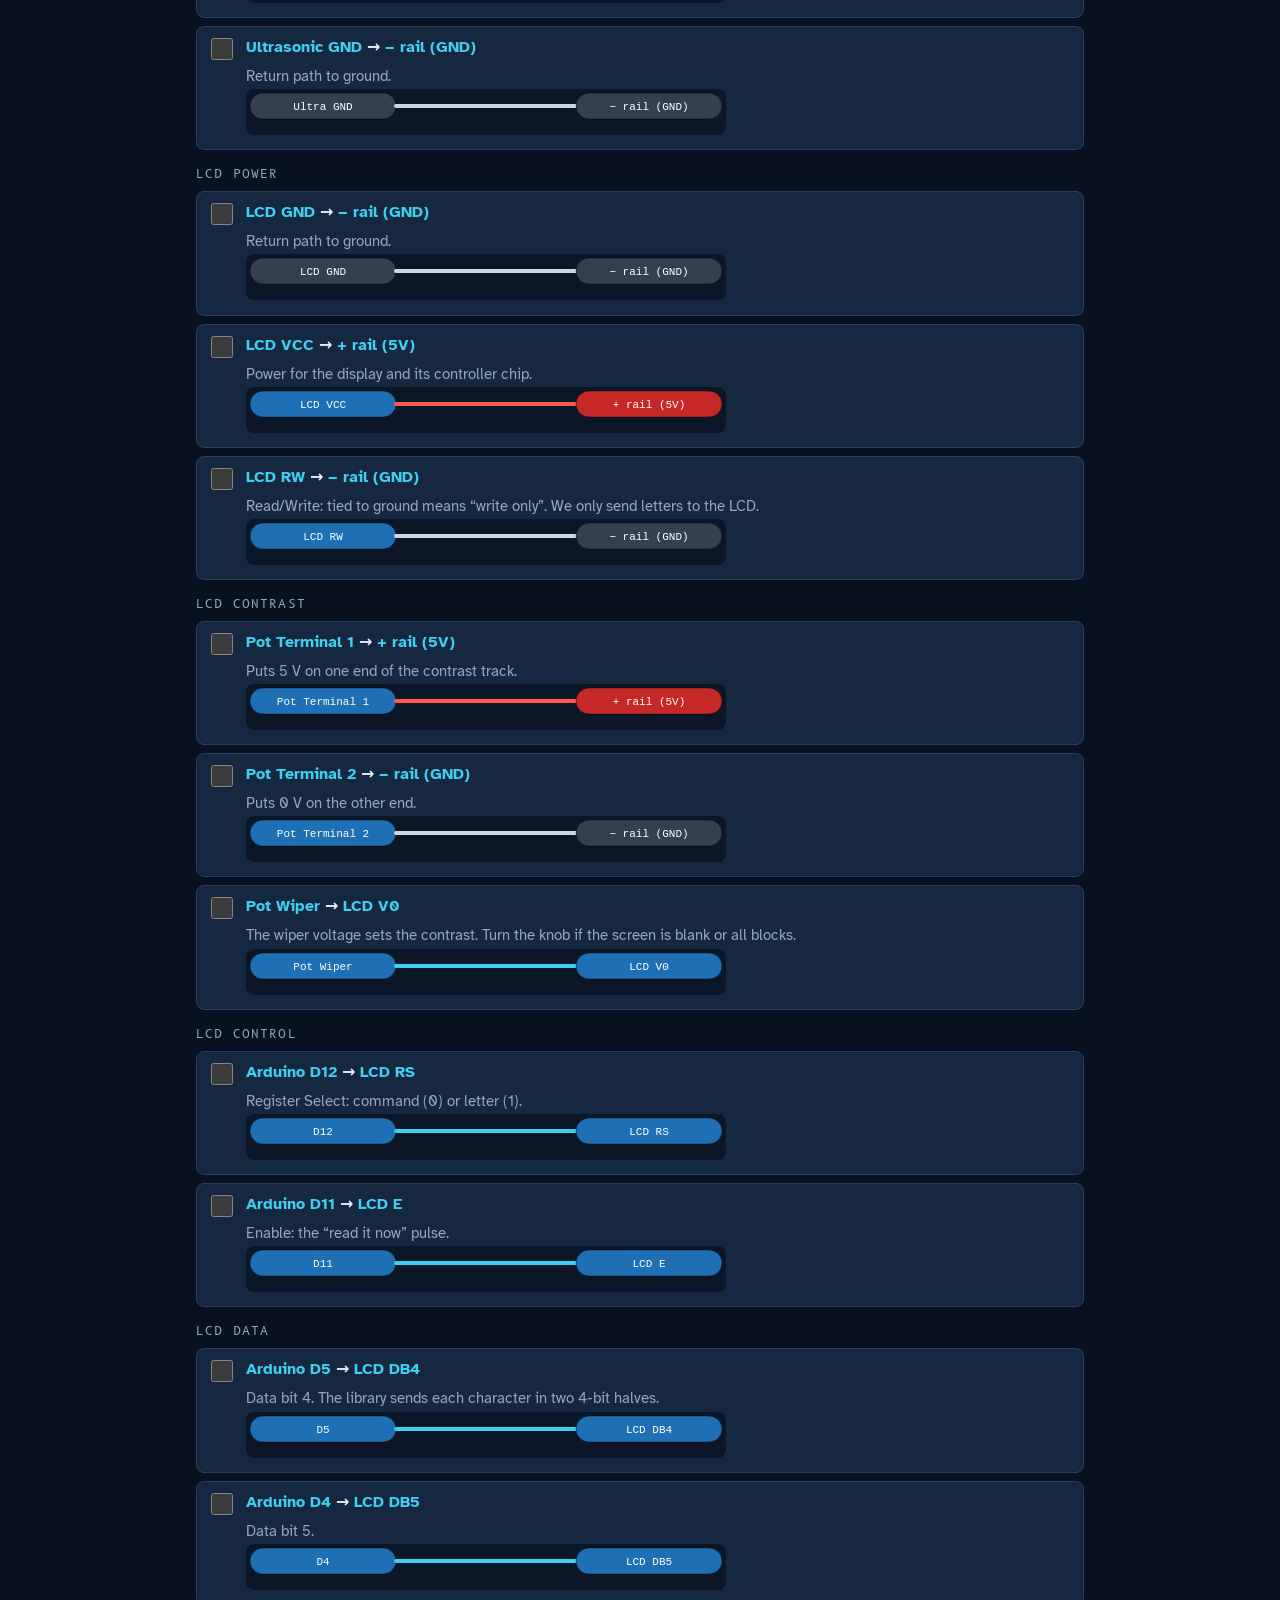
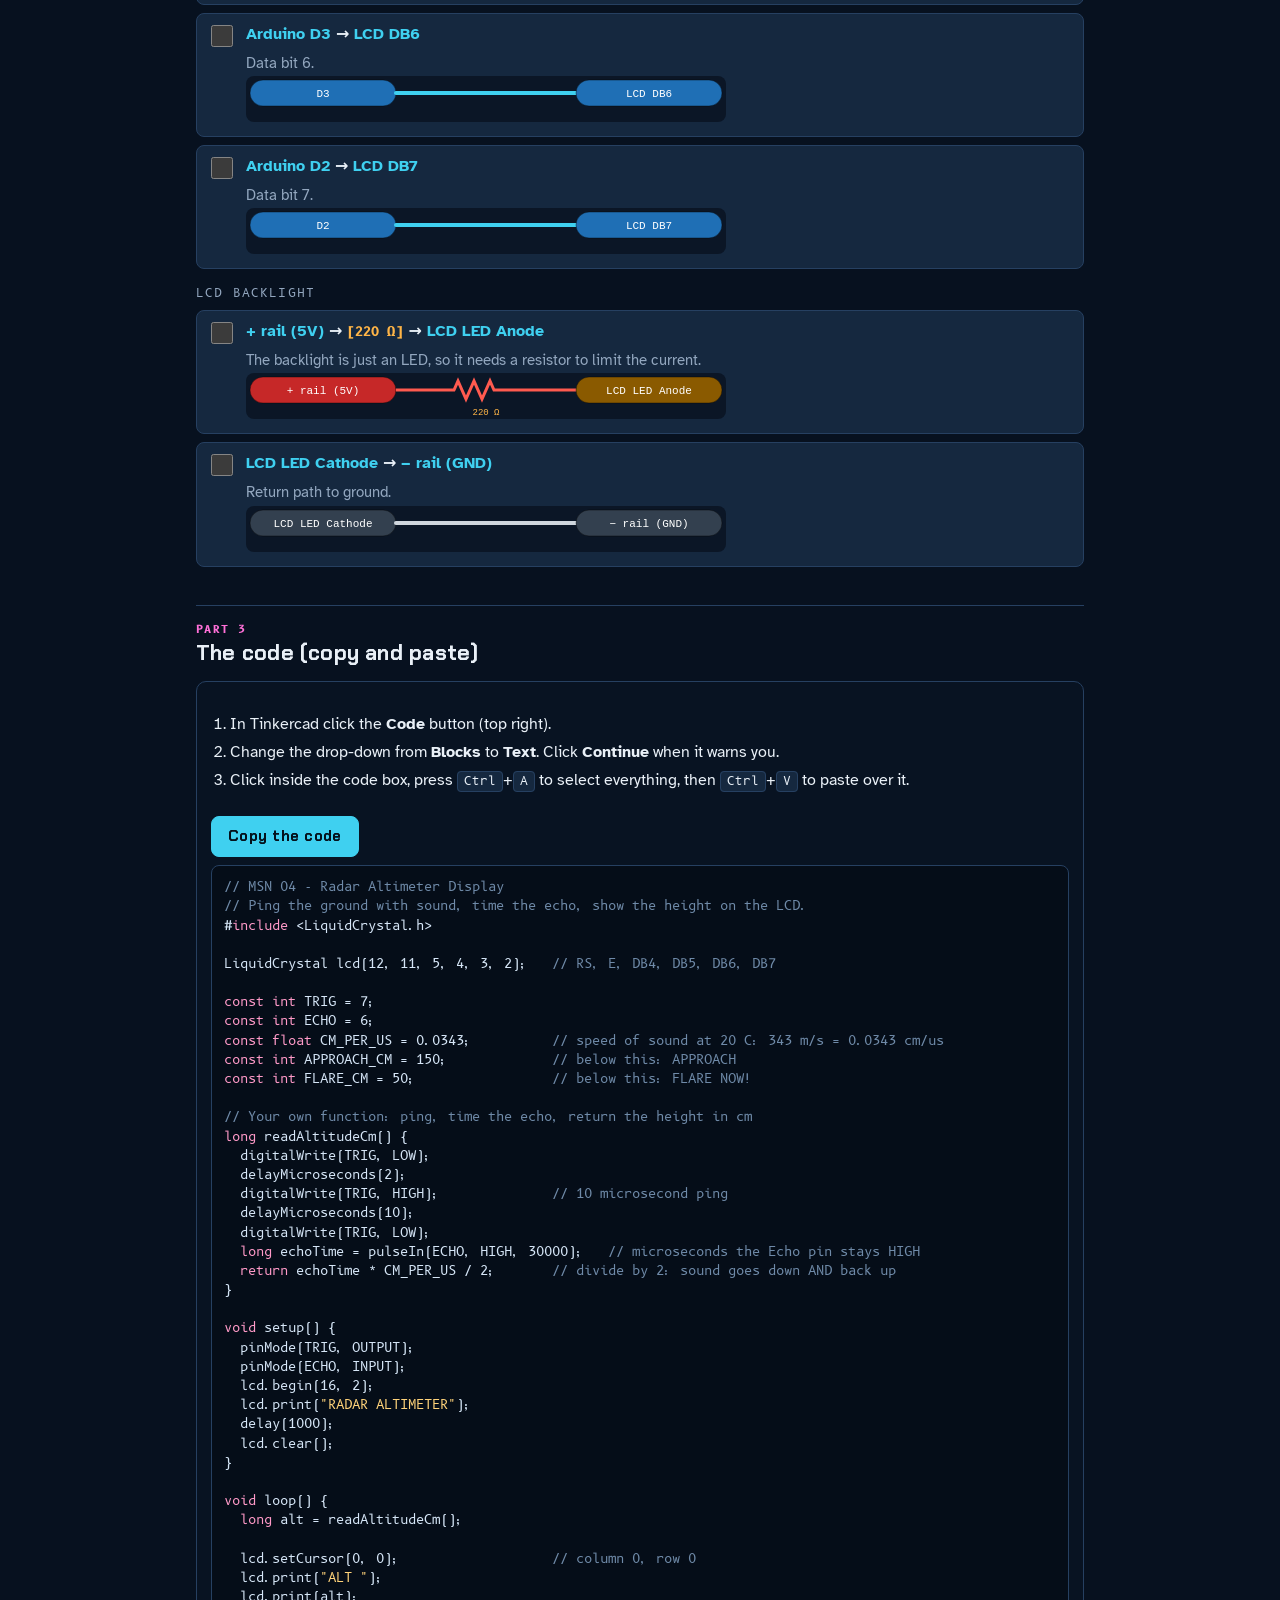
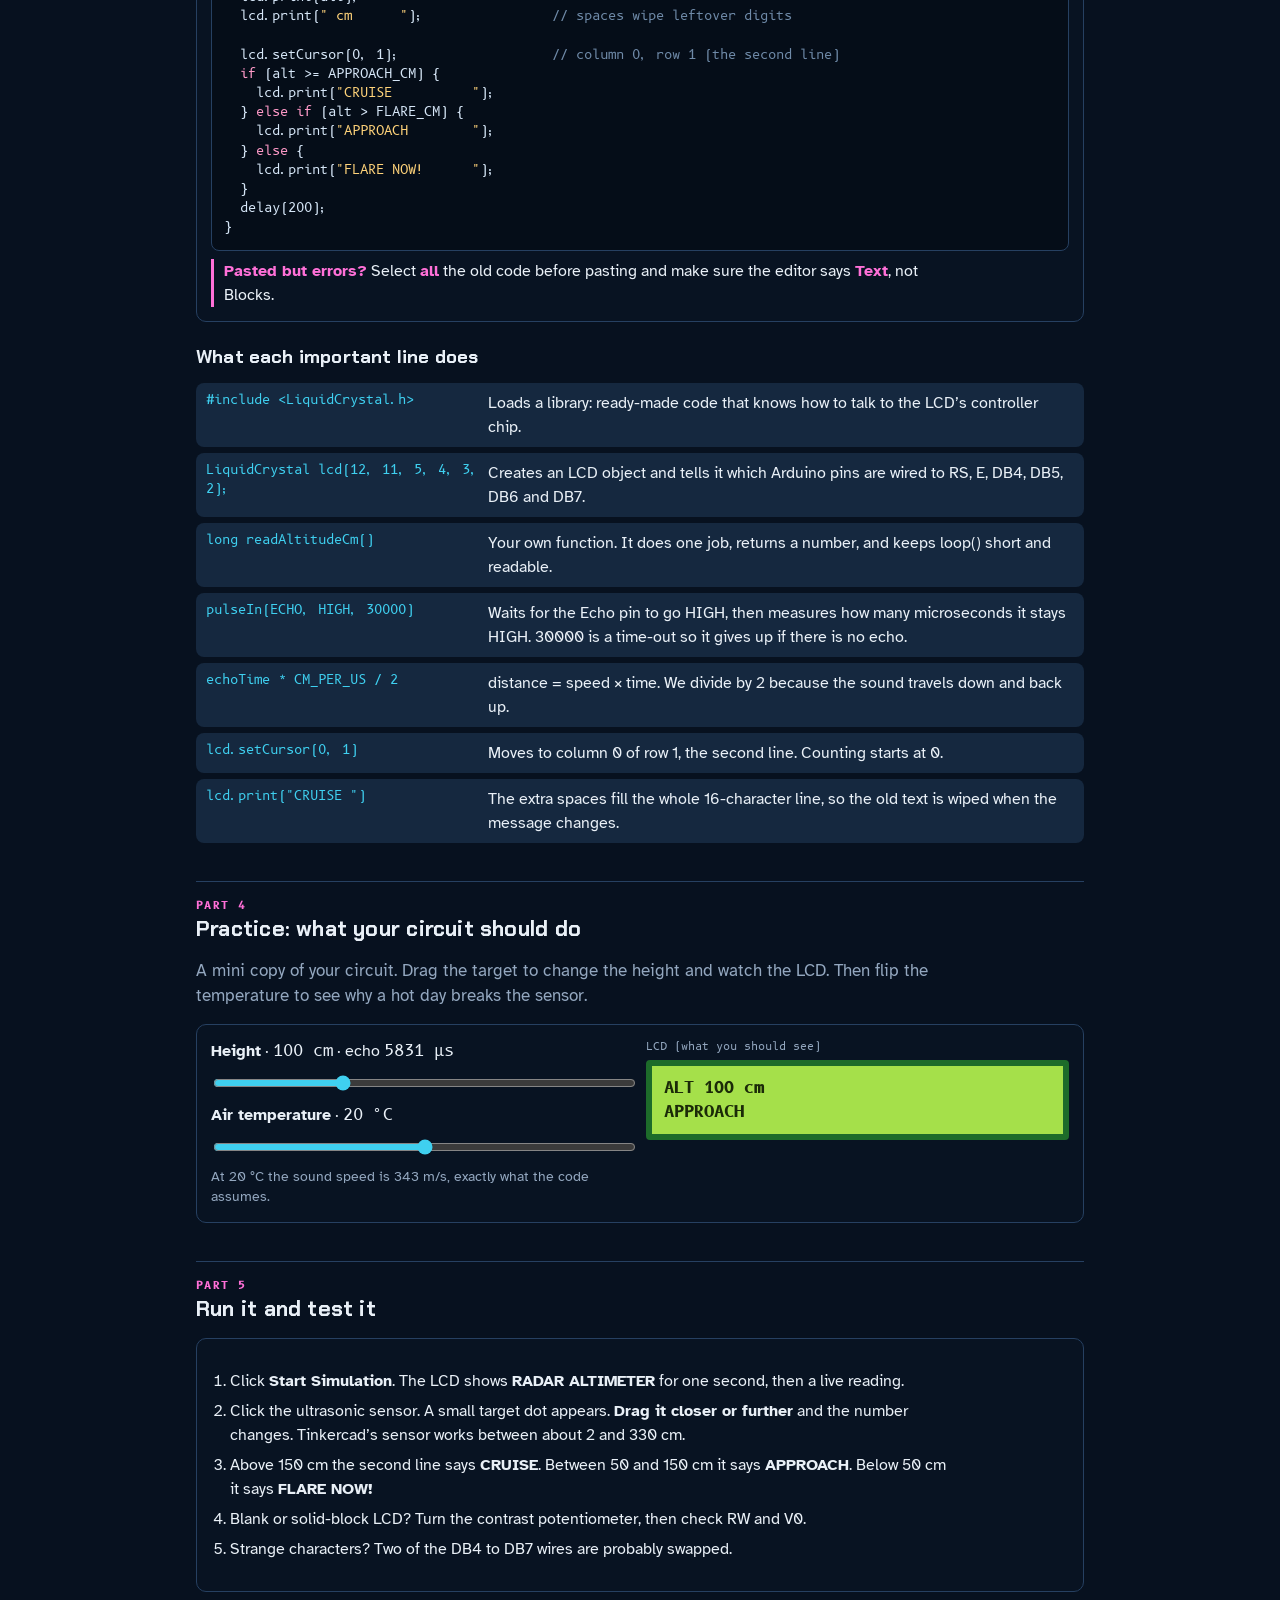
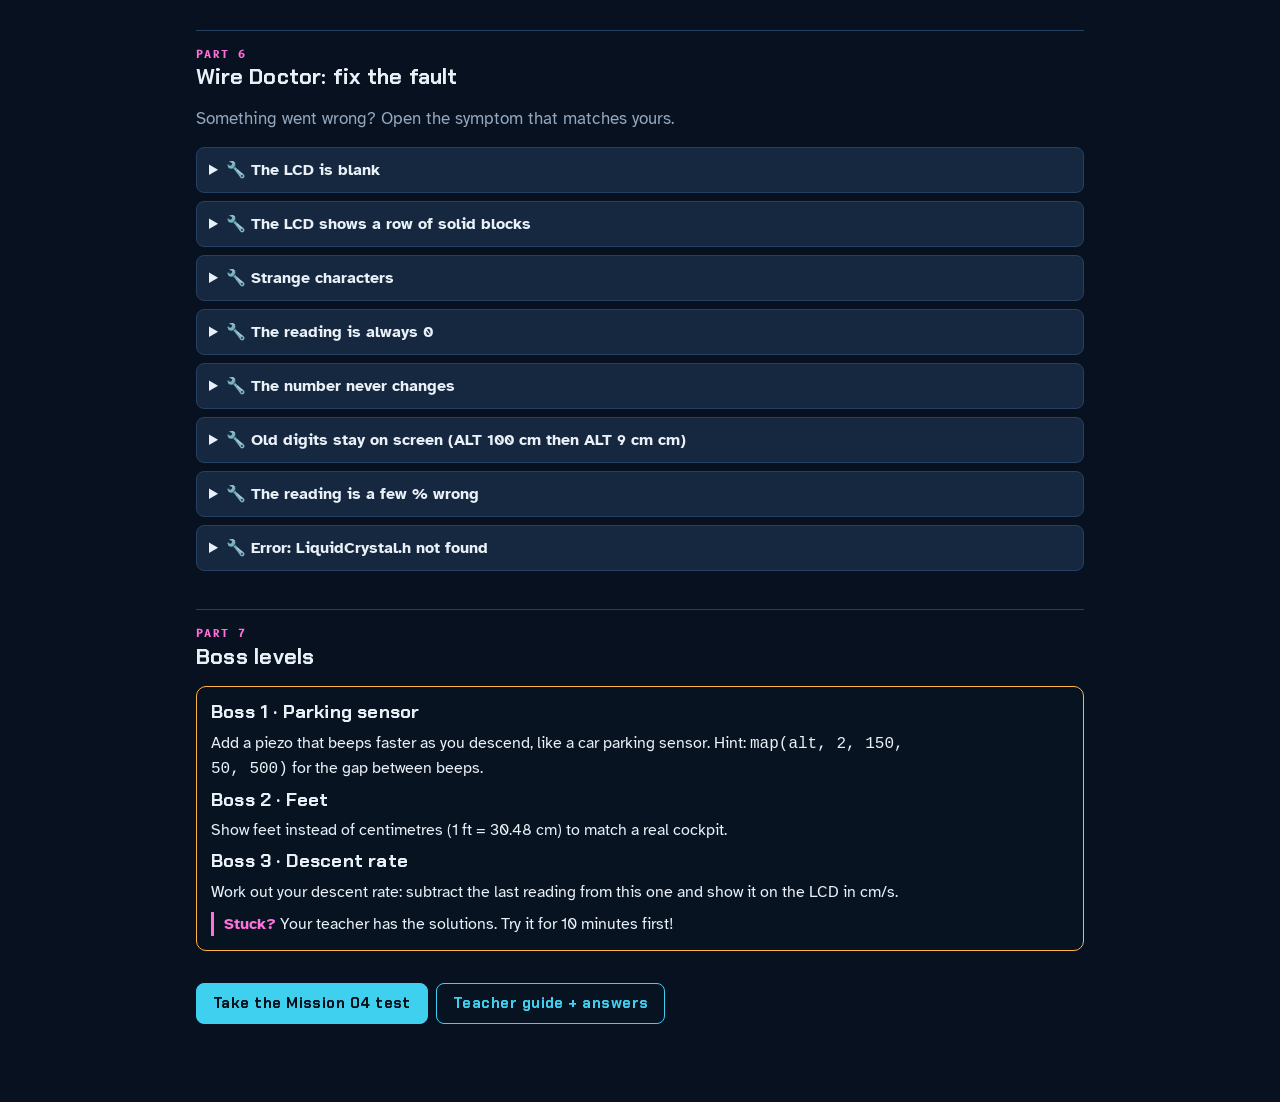
<file: tinkercad4.html>
<!doctype html>
<html lang="en">
<head>
<meta charset="utf-8">
<meta name="viewport" content="width=device-width, initial-scale=1">
<title>Build the Radar Altimeter in Tinkercad</title>
<link rel="preconnect" href="https://fonts.googleapis.com">
<link rel="preconnect" href="https://fonts.gstatic.com" crossorigin>
<link rel="stylesheet" href="https://fonts.googleapis.com/css2?family=Atkinson+Hyperlegible:wght@400;700&family=B612+Mono&family=Chakra+Petch:wght@500;700&display=swap">
<link rel="stylesheet" href="css/academy.css">
<link rel="stylesheet" href="css/guide.css">
<style>.lcdp { background: #a5e04a; border: 6px solid #1d6b2a; border-radius: 4px; padding: 10px 12px; font-family: var(--f-hud); font-weight: 700; color: #1b2a08; font-size: 1rem; line-height: 1.5; white-space: pre; overflow-x: auto; }</style>
</head>
<body>
<div class="wrap" id="guide"></div>
<script src="js/echo-model.js"></script>
<script>
window.GUIDE = {
  id: 'm4', img: 'wiring-m4', week: 4, game: 'altimeter', gameName: 'Radar Altimeter', teacherAnchor: 'm4',
  title: 'Build the Radar Altimeter in Tinkercad',
  meta: 'MSN 04 · INTERMEDIATE · ABOUT 60 MIN',
  h1: 'You are the avionics engineer.<br><em>Build the screen that calls “FLARE NOW!”</em>',
  lead: 'In the game you landed using a height display. Now you build one. An ultrasonic sensor pings the ground, your Arduino times the echo, and a 16×2 LCD shows the height with CRUISE, APPROACH or FLARE NOW!, just like a cockpit.',
  circuitName: 'MSN04 Radar Altimeter',
  parts: [
    ['Arduino Uno R3', 1, 'Times the echo, calculates the height and drives the display.'],
    ['Breadboard Small', 1, 'Holds the LCD and the contrast potentiometer.'],
    ['Ultrasonic Distance Sensor (4-pin)', 1, 'One “eye” sends a 40 kHz sound pulse, too high for humans to hear. The other listens for the echo.'],
    ['LCD 16 x 2', 1, 'Shows 2 rows of 16 characters. It has its own small controller chip, so the Arduino only sends it letters.'],
    ['Potentiometer', 1, 'Sets the LCD contrast. If the screen is blank, turn this knob.'],
    ['Resistor (set to 220 Ω)', 1, 'Limits current to the LCD backlight LED.'],
  ],
  partsTip: 'This is the biggest build so far. Take it in order, tick as you go, and do not rush the LCD wires: that is where 90% of mistakes happen.',
  steps: [
    ['Set up the board and rails', 'New circuit MSN04 Radar Altimeter. Arduino and breadboard. 5V → + rail (red wire), GND → − rail (black wire).', 'The LCD and the sensor both need power, so make the rails first.'],
    ['Place the ultrasonic sensor', 'Search for “Ultrasonic Distance Sensor (4-pin)”. VCC → + rail, GND → − rail, Trig → D7, Echo → D6.', 'Trig is an input to the sensor: a 10 µs pulse tells it to “ping”. Echo is the sensor’s output: a pulse as long as the sound’s round trip.'],
    ['Place the LCD on the breadboard', 'Add an LCD 16 x 2 with its pins plugged into the breadboard. Hover over each pin to read its name.', 'The LCD has 16 pins, but we only need 4 data pins (DB4 to DB7) because the library sends each character in two halves. This is called 4-bit mode.'],
    ['Power the LCD', 'GND → − rail, VCC → + rail, RW → GND, LED Anode → +5 V through a 220 Ω resistor, LED Cathode → GND.', 'Tying RW to ground fixes the LCD in write mode, because we only ever send data to it. The backlight is an ordinary LED, so it needs its own resistor.'],
    ['Add the contrast knob', 'Place a Potentiometer: its two end terminals to +5 V and GND, its Wiper to the LCD’s V0 pin.', 'V0 sets how dark the characters are. This is another voltage divider, like the knob in Missions 2 and 3.'],
    ['Connect the control and data pins', 'RS → D12, E → D11, DB4 → D5, DB5 → D4, DB6 → D3, DB7 → D2.', 'RS chooses between “this is a command” and “this is a letter”. E (enable) is the “read it now” signal. These must match the numbers in LiquidCrystal lcd(12, 11, 5, 4, 3, 2).'],
    ['Code, simulate, descend', 'Paste the code and start the simulation. Click the sensor and drag the target dot closer to bring the “aircraft” down. Watch for CRUISE, then APPROACH, then FLARE NOW!.', 'The “flare” is the final nose-up just before touchdown that slows the descent. Pilots start it at about 30 ft.'],
  ],
  wires: [
    ['Power', 'Arduino 5V', 'Breadboard + rail', '', 'Supplies 5 V to every part. Use a red wire.'],
    ['Power', 'Arduino GND', 'Breadboard − rail', '', 'The return path that closes every loop. Use a black wire.'],
    ['Ultrasonic sensor', 'Ultrasonic VCC', '+ rail (5V)', '', 'Power for the sensor.'],
    ['Ultrasonic sensor', 'Arduino D7', 'Ultrasonic Trig', '', 'The Arduino sends the 10 µs “ping now” pulse down this wire.'],
    ['Ultrasonic sensor', 'Arduino D6', 'Ultrasonic Echo', '', 'The sensor answers on this wire. pulseIn() times how long it stays HIGH.'],
    ['Ultrasonic sensor', 'Ultrasonic GND', '− rail (GND)', '', 'Return path to ground.'],
    ['LCD power', 'LCD GND', '− rail (GND)', '', 'Return path to ground.'],
    ['LCD power', 'LCD VCC', '+ rail (5V)', '', 'Power for the display and its controller chip.'],
    ['LCD power', 'LCD RW', '− rail (GND)', '', 'Read/Write: tied to ground means “write only”. We only send letters to the LCD.'],
    ['LCD contrast', 'Pot Terminal 1', '+ rail (5V)', '', 'Puts 5 V on one end of the contrast track.'],
    ['LCD contrast', 'Pot Terminal 2', '− rail (GND)', '', 'Puts 0 V on the other end.'],
    ['LCD contrast', 'Pot Wiper', 'LCD V0', '', 'The wiper voltage sets the contrast. Turn the knob if the screen is blank or all blocks.'],
    ['LCD control', 'Arduino D12', 'LCD RS', '', 'Register Select: command (0) or letter (1).'],
    ['LCD control', 'Arduino D11', 'LCD E', '', 'Enable: the “read it now” pulse.'],
    ['LCD data', 'Arduino D5', 'LCD DB4', '', 'Data bit 4. The library sends each character in two 4-bit halves.'],
    ['LCD data', 'Arduino D4', 'LCD DB5', '', 'Data bit 5.'],
    ['LCD data', 'Arduino D3', 'LCD DB6', '', 'Data bit 6.'],
    ['LCD data', 'Arduino D2', 'LCD DB7', '', 'Data bit 7.'],
    ['LCD backlight', '+ rail (5V)', 'LCD LED Anode', '220 Ω', 'The backlight is just an LED, so it needs a resistor to limit the current.'],
    ['LCD backlight', 'LCD LED Cathode', '− rail (GND)', '', 'Return path to ground.'],
  ],
  code: `// MSN 04 - Radar Altimeter Display
// Ping the ground with sound, time the echo, show the height on the LCD.
#include <LiquidCrystal.h>

LiquidCrystal lcd(12, 11, 5, 4, 3, 2);   // RS, E, DB4, DB5, DB6, DB7

const int TRIG = 7;
const int ECHO = 6;
const float CM_PER_US = 0.0343;          // speed of sound at 20 C: 343 m/s = 0.0343 cm/us
const int APPROACH_CM = 150;             // below this: APPROACH
const int FLARE_CM = 50;                 // below this: FLARE NOW!

// Your own function: ping, time the echo, return the height in cm
long readAltitudeCm() {
  digitalWrite(TRIG, LOW);
  delayMicroseconds(2);
  digitalWrite(TRIG, HIGH);              // 10 microsecond ping
  delayMicroseconds(10);
  digitalWrite(TRIG, LOW);
  long echoTime = pulseIn(ECHO, HIGH, 30000);   // microseconds the Echo pin stays HIGH
  return echoTime * CM_PER_US / 2;       // divide by 2: sound goes down AND back up
}

void setup() {
  pinMode(TRIG, OUTPUT);
  pinMode(ECHO, INPUT);
  lcd.begin(16, 2);
  lcd.print("RADAR ALTIMETER");
  delay(1000);
  lcd.clear();
}

void loop() {
  long alt = readAltitudeCm();

  lcd.setCursor(0, 0);                   // column 0, row 0
  lcd.print("ALT ");
  lcd.print(alt);
  lcd.print(" cm      ");                // spaces wipe leftover digits

  lcd.setCursor(0, 1);                   // column 0, row 1 (the second line)
  if (alt >= APPROACH_CM) {
    lcd.print("CRUISE          ");
  } else if (alt > FLARE_CM) {
    lcd.print("APPROACH        ");
  } else {
    lcd.print("FLARE NOW!      ");
  }
  delay(200);
}`,
  explain: [
    ['#include <LiquidCrystal.h>', 'Loads a library: ready-made code that knows how to talk to the LCD’s controller chip.'],
    ['LiquidCrystal lcd(12, 11, 5, 4, 3, 2);', 'Creates an LCD object and tells it which Arduino pins are wired to RS, E, DB4, DB5, DB6 and DB7.'],
    ['long readAltitudeCm()', 'Your own function. It does one job, returns a number, and keeps loop() short and readable.'],
    ['pulseIn(ECHO, HIGH, 30000)', 'Waits for the Echo pin to go HIGH, then measures how many microseconds it stays HIGH. 30000 is a time-out so it gives up if there is no echo.'],
    ['echoTime * CM_PER_US / 2', 'distance = speed × time. We divide by 2 because the sound travels down and back up.'],
    ['lcd.setCursor(0, 1)', 'Moves to column 0 of row 1, the second line. Counting starts at 0.'],
    ['lcd.print("CRUISE          ")', 'The extra spaces fill the whole 16-character line, so the old text is wiped when the message changes.'],
  ],
  practiceLead: 'A mini copy of your circuit. Drag the target to change the height and watch the LCD. Then flip the temperature to see why a hot day breaks the sensor.',
  practiceHTML: `<div style="display:grid;gap:10px">
      <label for="dist"><b>Height</b> · <span class="mono" id="dV">100 cm</span> · echo <span class="mono" id="eV">--</span></label>
      <input id="dist" type="range" min="2" max="330" value="100" aria-label="Height in cm">
      <label for="tmp"><b>Air temperature</b> · <span class="mono" id="tV">20 °C</span></label>
      <input id="tmp" type="range" min="0" max="40" value="20" aria-label="Temperature">
      <p class="dim" style="font-size:0.85rem" id="note"></p></div>
    <div><div class="mono dim" style="font-size:0.7rem;margin-bottom:4px">LCD (what you should see)</div><div class="lcdp" id="lcd"></div></div>`,
  practiceInit($) {
    const E = window.ECHO;
    function update() {
      const d = +$('dist').value, T = +$('tmp').value, v = E.soundSpeed(T);
      const us = Math.round(E.echoUs(d, v)), alt = Math.floor((us * 0.0343) / 2); // code uses 0.0343, long truncates
      $('dV').textContent = d + ' cm'; $('eV').textContent = us + ' µs'; $('tV').textContent = T + ' °C';
      const l1 = ('ALT ' + alt + ' cm').padEnd(16), l2 = (alt >= 150 ? 'CRUISE' : alt > 50 ? 'APPROACH' : 'FLARE NOW!').padEnd(16);
      $('lcd').textContent = l1 + '\n' + l2;
      $('note').textContent = T === 20 ? 'At 20 °C the sound speed is 343 m/s, exactly what the code assumes.' : 'At ' + T + ' °C sound travels at ' + v.toFixed(0) + ' m/s but the code assumes 343 m/s, so the LCD is off by ' + (alt - d) + ' cm.';
    }
    $('dist').addEventListener('input', update); $('tmp').addEventListener('input', update); update();
  },
  test: [
    'Click <b>Start Simulation</b>. The LCD shows <b>RADAR ALTIMETER</b> for one second, then a live reading.',
    'Click the ultrasonic sensor. A small target dot appears. <b>Drag it closer or further</b> and the number changes. Tinkercad’s sensor works between about 2 and 330 cm.',
    'Above 150 cm the second line says <b>CRUISE</b>. Between 50 and 150 cm it says <b>APPROACH</b>. Below 50 cm it says <b>FLARE NOW!</b>',
    'Blank or solid-block LCD? Turn the contrast potentiometer, then check RW and V0.',
    'Strange characters? Two of the DB4 to DB7 wires are probably swapped.',
  ],
  doctor: [
    ['The LCD is blank', 'Contrast too low, or no power to the LCD.', 'Turn the contrast potentiometer. Check LCD VCC → + rail and GND → − rail.'],
    ['The LCD shows a row of solid blocks', 'The LCD is powered but not receiving letters, or the contrast is too high.', 'Check E (D11), RS (D12) and the four data wires. Turn the contrast knob.'],
    ['Strange characters', 'Two data wires are swapped.', 'Compare with the wiring table: DB4 → D5, DB5 → D4, DB6 → D3, DB7 → D2.'],
    ['The reading is always 0', 'Trig and Echo are swapped, or the target is out of range (below 2 cm or beyond about 330 cm).', 'Trig must go to D7 and Echo to D6. Move the target to between 2 and 330 cm.'],
    ['The number never changes', 'The sensor is not powered or the sensor GND is missing.', 'Check the sensor VCC and GND wires.'],
    ['Old digits stay on screen (ALT 100 cm then ALT 9 cm cm)', 'The line was not wiped.', 'Add spaces after the number: lcd.print(" cm      ");'],
    ['The reading is a few % wrong', 'Real or simulated temperature differs from 20 °C.', 'Change CM_PER_US to 331 + 0.6 × T, divided by 10 000. For 35 °C that is 0.0352.'],
    ['Error: LiquidCrystal.h not found', 'The editor is still in Blocks mode, or the first line was lost when you pasted.', 'Switch to Text mode, select all, and paste the whole program again.'],
  ],
  bosses: [
    ['Boss 1 · Parking sensor', 'Add a piezo that beeps faster as you descend, like a car parking sensor. Hint: <code>map(alt, 2, 150, 50, 500)</code> for the gap between beeps.'],
    ['Boss 2 · Feet', 'Show feet instead of centimetres (1 ft = 30.48 cm) to match a real cockpit.'],
    ['Boss 3 · Descent rate', 'Work out your descent rate: subtract the last reading from this one and show it on the LCD in cm/s.'],
  ],
};
</script>
<script src="js/guide.js"></script>
<script src="js/visuals.js"></script>
</body>
</html>
</file>
<file: css/academy.css>
/* Learning Academy — shared styles (template from the turning-notes-into-learning-games skill).
   Layout: full-bleed canvas with glass panels floating over it. Re-theme per subject by editing the :root tokens.
   Colour logic: cyan = things you can press, green = OK / done, amber = caution,
   red = warning, magenta = targets & objectives. */
:root {
  --bg: #07111f;
  --panel: rgba(9, 20, 36, 0.86);
  --panel-solid: #0d1b2e;
  --raised: #15283f;
  --line: #264061;
  --fg: #e9f0f7;
  --dim: #93a7bf;
  --cyan: #3fd0f0;
  --green: #4be38a;
  --amber: #ffb547;
  --red: #ff5a4f;
  --magenta: #ff70d8;
  --brand: #e8302a;        /* brand mark only */
  --ink-on-cyan: #04121c;
  --f-display: "Chakra Petch", "Segoe UI", system-ui, sans-serif;
  --f-body: "Atkinson Hyperlegible", "Segoe UI", system-ui, sans-serif;
  --f-hud: "B612 Mono", ui-monospace, Consolas, monospace;
  --r: 10px;
  color-scheme: dark;
}

* { box-sizing: border-box; }
html, body { height: 100%; }
body {
  margin: 0;
  background: var(--bg);
  color: var(--fg);
  font: 16px/1.5 var(--f-body);
  -webkit-font-smoothing: antialiased;
}
h1, h2, h3, h4 { font-family: var(--f-display); font-weight: 700; line-height: 1.15; margin: 0; text-wrap: balance; letter-spacing: 0.01em; }
p { margin: 0; }
a { color: var(--cyan); }
button { font: inherit; color: inherit; }
:focus-visible { outline: 2px solid var(--cyan); outline-offset: 2px; }
kbd {
  font-family: var(--f-hud); font-size: 0.78em; padding: 1px 6px; border-radius: 4px;
  border: 1px solid var(--line); background: var(--raised); color: var(--fg); white-space: nowrap;
}
.mono { font-family: var(--f-hud); font-variant-numeric: tabular-nums; }
.dim { color: var(--dim); }
.c-cyan { color: var(--cyan); } .c-green { color: var(--green); } .c-amber { color: var(--amber); }
.c-red { color: var(--red); } .c-magenta { color: var(--magenta); }

/* ---------- game page frame ---------- */
.game { position: fixed; inset: 0; overflow: hidden; }
#stage { position: absolute; inset: 0; }
#stage canvas { display: block; width: 100%; height: 100%; touch-action: none; }

.ac-top {
  position: absolute; top: 0; left: 0; right: 0; z-index: 20;
  display: flex; align-items: center; gap: 10px;
  padding: calc(8px + env(safe-area-inset-top, 0px)) max(12px, env(safe-area-inset-right, 0px)) 8px max(12px, env(safe-area-inset-left, 0px));
  background: linear-gradient(to bottom, rgba(5, 12, 22, 0.85), rgba(5, 12, 22, 0));
  pointer-events: none;
}
.ac-top > * { pointer-events: auto; }
.ac-top .title { display: flex; flex-direction: column; min-width: 0; }
.ac-top .title h1 { font-size: 1.15rem; white-space: nowrap; overflow: hidden; text-overflow: ellipsis; }
.ac-top .title span { font-family: var(--f-hud); font-size: 0.7rem; color: var(--dim); letter-spacing: 0.08em; text-transform: uppercase; }
.ac-top .spacer { flex: 1; }
.ac-pilot {
  font-family: var(--f-hud); font-size: 0.75rem; padding: 4px 10px; border-radius: 999px;
  border: 1px solid var(--line); background: var(--panel); color: var(--fg); white-space: nowrap;
}

.ac-btn {
  display: inline-flex; align-items: center; justify-content: center; gap: 8px;
  min-height: 40px; padding: 8px 16px; border-radius: 8px; cursor: pointer;
  border: 1px solid var(--cyan); background: var(--cyan); color: var(--ink-on-cyan);
  font-family: var(--f-display); font-weight: 700; font-size: 0.95rem; letter-spacing: 0.03em;
  text-decoration: none; transition: transform 0.08s, filter 0.15s;
}
.ac-btn:hover { filter: brightness(1.1); }
.ac-btn:active { transform: translateY(1px); }
.ac-btn.ghost { background: var(--panel); color: var(--cyan); }
.ac-btn.small { min-height: 32px; padding: 4px 10px; font-size: 0.82rem; }
.ac-btn.green { background: var(--green); border-color: var(--green); color: #04160b; }
.ac-btn.amber { background: var(--amber); border-color: var(--amber); color: #1f1300; }
.ac-btn[disabled] { opacity: 0.4; cursor: not-allowed; }
.ac-icon {
  width: 40px; height: 40px; border-radius: 8px; border: 1px solid var(--line); background: var(--panel);
  display: inline-grid; place-items: center; cursor: pointer; color: var(--fg); text-decoration: none; flex: none;
}
.ac-icon svg { width: 20px; height: 20px; }
.ac-icon:hover { border-color: var(--cyan); color: var(--cyan); }

.ac-panel {
  background: var(--panel); border: 1px solid var(--line); border-radius: var(--r);
  backdrop-filter: blur(6px); -webkit-backdrop-filter: blur(6px);
}

/* mission list (left) */
.ac-missions {
  position: absolute; z-index: 15; left: max(12px, env(safe-area-inset-left, 0px)); top: calc(64px + env(safe-area-inset-top, 0px));
  width: 240px; max-height: calc(100% - 150px); overflow: auto; padding: 10px;
  display: flex; flex-direction: column; gap: 6px;
}
.ac-missions h2 { font-size: 0.72rem; font-family: var(--f-hud); color: var(--dim); letter-spacing: 0.12em; text-transform: uppercase; padding: 2px 4px 4px; }
.ac-mbtn {
  display: grid; grid-template-columns: 26px 1fr auto; align-items: center; gap: 8px; text-align: left;
  padding: 8px; border-radius: 8px; border: 1px solid transparent; background: transparent; cursor: pointer; color: var(--fg);
}
.ac-mbtn:hover { background: var(--raised); }
.ac-mbtn.active { border-color: var(--magenta); background: rgba(255, 112, 216, 0.08); }
.ac-mbtn .n { font-family: var(--f-hud); font-size: 0.75rem; color: var(--dim); text-align: center; }
.ac-mbtn .t { font-size: 0.9rem; line-height: 1.25; }
.ac-mbtn .s { font-size: 0.8rem; color: var(--amber); letter-spacing: -1px; }
.ac-mbtn .s .off { color: var(--line); }
.ac-mtoggle { display: none; }

/* objective strip (top centre) */
.ac-objective {
  position: absolute; z-index: 14; left: 50%; transform: translateX(-50%);
  top: calc(62px + env(safe-area-inset-top, 0px)); width: min(520px, calc(100% - 540px));
  padding: 8px 14px; text-align: center;
}
.ac-objective .lbl { font-family: var(--f-hud); font-size: 0.68rem; color: var(--magenta); letter-spacing: 0.14em; text-transform: uppercase; }
.ac-objective .txt { font-size: 0.95rem; font-weight: 700; }
.ac-objective .bar { height: 5px; border-radius: 3px; background: var(--raised); margin-top: 6px; overflow: hidden; }
.ac-objective .bar i { display: block; height: 100%; width: 0; background: var(--magenta); transition: width 0.2s; }

/* HUD (right) */
.ac-hud {
  position: absolute; z-index: 15; right: max(12px, env(safe-area-inset-right, 0px)); top: calc(64px + env(safe-area-inset-top, 0px));
  width: 250px; padding: 10px 12px; display: flex; flex-direction: column; gap: 2px;
  max-height: calc(100% - 150px); overflow: auto;
}
.ac-hud h3 { font-family: var(--f-hud); font-size: 0.68rem; color: var(--dim); letter-spacing: 0.12em; text-transform: uppercase; font-weight: 400; margin: 6px 0 2px; }
.ac-hud h3:first-child { margin-top: 0; }
.ac-row { display: flex; justify-content: space-between; align-items: baseline; gap: 10px; font-family: var(--f-hud); font-size: 0.82rem; font-variant-numeric: tabular-nums; }
.ac-row .k { color: var(--dim); }
.ac-row .v { color: var(--green); text-align: right; }
.ac-row .v.warn { color: var(--amber); }
.ac-row .v.bad { color: var(--red); }
.ac-row .v.cyan { color: var(--cyan); }
.ac-row .v.mag { color: var(--magenta); }
.ac-meter { height: 8px; background: var(--raised); border-radius: 4px; overflow: hidden; margin: 2px 0 4px; }
.ac-meter i { display: block; height: 100%; background: var(--green); width: 0; }
.ac-formula { font-family: var(--f-hud); font-size: 0.78rem; color: var(--cyan); background: var(--raised); border-radius: 6px; padding: 6px 8px; margin: 4px 0; line-height: 1.45; white-space: pre-line; }
.ac-hud canvas { width: 100%; height: 120px; display: block; border-radius: 6px; background: var(--raised); margin: 4px 0; }

/* bottom hint bar */
.ac-hint {
  position: absolute; z-index: 14; left: 50%; transform: translateX(-50%);
  bottom: calc(12px + env(safe-area-inset-bottom, 0px)); padding: 6px 12px; font-size: 0.82rem; color: var(--dim);
  max-width: calc(100% - 24px); text-align: center;
}
.ac-hint kbd { margin: 0 1px; }

/* camera / tool buttons (bottom right) */
.ac-tools {
  position: absolute; z-index: 15; right: max(12px, env(safe-area-inset-right, 0px)); bottom: calc(12px + env(safe-area-inset-bottom, 0px));
  display: flex; gap: 6px; flex-wrap: wrap; justify-content: flex-end; max-width: 60%;
}

/* fact card (bottom left) */
.ac-facts { position: absolute; z-index: 16; left: max(12px, env(safe-area-inset-left, 0px)); bottom: calc(12px + env(safe-area-inset-bottom, 0px)); width: 300px; display: flex; flex-direction: column; gap: 8px; pointer-events: none; }
.ac-fact {
  pointer-events: auto; padding: 10px 12px; border-left: 3px solid var(--cyan);
  animation: ac-in 0.35s ease-out;
}
.ac-fact .ft { font-family: var(--f-hud); font-size: 0.68rem; letter-spacing: 0.12em; text-transform: uppercase; color: var(--cyan); }
.ac-fact h4 { font-size: 1rem; margin: 2px 0 4px; }
.ac-fact p { font-size: 0.88rem; color: var(--fg); }
.ac-fact.out { opacity: 0; transform: translateY(8px); transition: 0.4s; }
@keyframes ac-in { from { opacity: 0; transform: translateY(10px); } to { opacity: 1; transform: none; } }

/* toast */
.ac-toast {
  position: absolute; z-index: 40; left: 50%; top: 36%; transform: translate(-50%, -50%);
  font-family: var(--f-display); font-weight: 700; font-size: clamp(1.4rem, 4vw, 2.4rem); letter-spacing: 0.04em;
  text-shadow: 0 2px 16px rgba(0, 0, 0, 0.7); pointer-events: none; text-align: center; white-space: nowrap;
  animation: ac-pop 1.6s ease-out forwards;
}
@keyframes ac-pop { 0% { opacity: 0; transform: translate(-50%, -30%) scale(0.8); } 15% { opacity: 1; transform: translate(-50%, -50%) scale(1); } 75% { opacity: 1; } 100% { opacity: 0; transform: translate(-50%, -70%); } }

/* modal */
.ac-modal {
  position: absolute; inset: 0; z-index: 50; display: grid; place-items: center;
  padding: max(16px, env(safe-area-inset-top, 0px)) max(16px, env(safe-area-inset-right, 0px)) max(16px, env(safe-area-inset-bottom, 0px)) max(16px, env(safe-area-inset-left, 0px));
  background: rgba(3, 8, 16, 0.6);
}
.ac-card {
  width: min(640px, 100%); max-height: 100%; overflow: auto; padding: 22px 24px;
  background: var(--panel-solid); border: 1px solid var(--line); border-radius: 14px;
  box-shadow: 0 20px 60px rgba(0, 0, 0, 0.5); display: flex; flex-direction: column; gap: 14px;
  animation: ac-in 0.25s ease-out;
}
.ac-card .eyebrow { font-family: var(--f-hud); font-size: 0.72rem; letter-spacing: 0.14em; text-transform: uppercase; color: var(--magenta); }
.ac-card h2 { font-size: 1.7rem; }
.ac-card .story { font-size: 1.02rem; color: var(--fg); max-width: 60ch; }
.ac-learn { display: grid; grid-template-columns: repeat(auto-fit, minmax(170px, 1fr)); gap: 10px; }
.ac-learn > div { background: var(--raised); border-radius: 10px; padding: 10px 12px; min-width: 0; }
.ac-learn b { display: block; font-family: var(--f-display); font-size: 0.98rem; color: var(--cyan); margin-bottom: 2px; }
.ac-learn p { font-size: 0.88rem; }
.ac-learn .f { font-family: var(--f-hud); font-size: 0.8rem; color: var(--amber); margin-top: 4px; }
.ac-controls { display: flex; flex-wrap: wrap; gap: 6px 14px; font-size: 0.85rem; color: var(--dim); }
.ac-actions { display: flex; gap: 10px; flex-wrap: wrap; justify-content: flex-end; }
.ac-stars { font-size: 2.6rem; letter-spacing: 6px; color: var(--amber); text-align: center; line-height: 1; }
.ac-stars .off { color: var(--line); }
.ac-proved { background: var(--raised); border-radius: 10px; padding: 12px 14px; border-left: 3px solid var(--green); }
.ac-proved b { font-family: var(--f-hud); font-size: 0.7rem; letter-spacing: 0.12em; text-transform: uppercase; color: var(--green); display: block; margin-bottom: 4px; }

/* quiz */
.ac-q { font-size: 1.15rem; font-weight: 700; }
.ac-answers { display: grid; grid-template-columns: 1fr 1fr; gap: 8px; }
.ac-answers button {
  text-align: left; padding: 12px 14px; border-radius: 10px; border: 1px solid var(--line); background: var(--raised);
  cursor: pointer; font-size: 0.95rem; display: flex; gap: 10px; align-items: flex-start; min-width: 0;
}
.ac-answers button:hover { border-color: var(--cyan); }
.ac-answers button .L { font-family: var(--f-hud); color: var(--cyan); flex: none; }
.ac-answers button.right { border-color: var(--green); background: rgba(75, 227, 138, 0.14); }
.ac-answers button.wrong { border-color: var(--red); background: rgba(255, 90, 79, 0.14); }
.ac-explain { font-size: 0.92rem; color: var(--dim); }

/* sliders & form bits used in labs */
.ac-field { display: flex; flex-direction: column; gap: 2px; margin: 4px 0; }
.ac-field label { display: flex; justify-content: space-between; font-family: var(--f-hud); font-size: 0.76rem; color: var(--dim); }
.ac-field label output { color: var(--cyan); }
input[type="range"] { width: 100%; accent-color: var(--cyan); }
.ac-seg { display: flex; gap: 4px; flex-wrap: wrap; }
.ac-seg button { flex: 1; min-height: 32px; border-radius: 6px; border: 1px solid var(--line); background: var(--raised); cursor: pointer; font-size: 0.8rem; padding: 4px 6px; }
.ac-seg button.on { border-color: var(--cyan); color: var(--cyan); background: rgba(63, 208, 240, 0.1); }

/* floating 3D labels drawn in DOM */
.ac-tag {
  position: absolute; z-index: 12; transform: translate(-50%, -50%); pointer-events: none;
  font-family: var(--f-hud); font-size: 0.72rem; padding: 2px 6px; border-radius: 4px; white-space: nowrap;
  background: rgba(5, 12, 22, 0.75); border: 1px solid currentColor;
}

/* touch controls */
.ac-touch { position: absolute; inset: auto 0 0 0; z-index: 18; pointer-events: none; height: 0; }
.ac-stick {
  position: absolute; bottom: calc(24px + env(safe-area-inset-bottom, 0px)); width: 132px; height: 132px; border-radius: 50%;
  border: 2px solid rgba(63, 208, 240, 0.5); background: rgba(9, 20, 36, 0.45); pointer-events: auto; touch-action: none;
}
.ac-stick.l { left: max(20px, env(safe-area-inset-left, 0px)); }
.ac-stick.r { right: max(20px, env(safe-area-inset-right, 0px)); }
.ac-stick i { position: absolute; left: 50%; top: 50%; width: 54px; height: 54px; margin: -27px 0 0 -27px; border-radius: 50%; background: rgba(63, 208, 240, 0.55); }
.ac-stick span { position: absolute; top: -20px; left: 0; right: 0; text-align: center; font-family: var(--f-hud); font-size: 0.65rem; color: var(--dim); }
.ac-tbtns { position: absolute; bottom: calc(170px + env(safe-area-inset-bottom, 0px)); right: max(20px, env(safe-area-inset-right, 0px)); display: flex; flex-direction: column; gap: 8px; pointer-events: auto; }
.ac-tbtns button { min-width: 64px; min-height: 44px; border-radius: 10px; border: 1px solid var(--cyan); background: rgba(9, 20, 36, 0.7); color: var(--cyan); font-family: var(--f-hud); font-size: 0.75rem; touch-action: none; }
body.touch .ac-facts { bottom: calc(176px + env(safe-area-inset-bottom, 0px)); }
body.touch .ac-hint { display: none; }
body.touch .ac-tools { bottom: calc(176px + env(safe-area-inset-bottom, 0px)); }

/* logbook drawer */
.ac-log { position: absolute; z-index: 45; top: 0; right: 0; bottom: 0; width: min(380px, 100%); padding: calc(16px + env(safe-area-inset-top, 0px)) max(16px, env(safe-area-inset-right, 0px)) 16px 16px; overflow: auto; display: flex; flex-direction: column; gap: 10px; border-radius: 0; }
.ac-log .entry { background: var(--raised); border-radius: 8px; padding: 10px 12px; }
.ac-log .entry b { color: var(--cyan); font-family: var(--f-display); }
.ac-log .entry p { font-size: 0.88rem; }

/* ---------- responsive ---------- */
@media (max-width: 980px) {
  .ac-objective { width: min(520px, calc(100% - 24px)); top: calc(56px + env(safe-area-inset-top, 0px)); }
  .ac-missions { top: calc(140px + env(safe-area-inset-top, 0px)); display: none; }
  .ac-missions.open { display: flex; }
  .ac-mtoggle { display: inline-grid; }
  .ac-hud { top: calc(140px + env(safe-area-inset-top, 0px)); width: 200px; font-size: 0.9em; }
  .ac-hud.collapsed > :not(h3:first-child) { display: none; }
  .ac-hud > h3:first-child { cursor: pointer; }
  .ac-hud > h3:first-child::after { content: ' ▾'; color: var(--cyan); }
  .ac-hud.collapsed > h3:first-child::after { content: ' ▸ tap for data'; }
  .ac-facts { width: min(300px, calc(100% - 24px)); }
}
@media (max-width: 560px) {
  .ac-top .title span { display: none; }
  .ac-top .title h1 { font-size: 0.98rem; }
  .ac-objective { top: calc(58px + env(safe-area-inset-top, 0px)); padding: 6px 10px; }
  .ac-objective .txt { font-size: 0.85rem; }
  .ac-pilot { display: none; }
  .ac-hud { width: 168px; padding: 8px; }
  .ac-row { font-size: 0.72rem; }
  .ac-answers { grid-template-columns: 1fr; }
  .ac-card { padding: 18px 16px; }
  .ac-card h2 { font-size: 1.35rem; }
}
@media (prefers-reduced-motion: reduce) {
  *, *::before, *::after { animation-duration: 0.01ms !important; transition-duration: 0.01ms !important; }
}

/* answer / option panel used by lab games */
.opt-panel {
  position: absolute; z-index: 16; left: 50%; bottom: calc(14px + env(safe-area-inset-bottom, 0px)); transform: translateX(-50%);
  width: min(680px, calc(100% - 24px)); padding: 12px 14px; display: flex; flex-direction: column; gap: 8px;
}
.opt-panel .q { font-family: var(--f-display); font-weight: 700; font-size: 1.06rem; text-align: center; }
.opt-panel .q small { display: block; font-family: var(--f-hud); font-weight: 400; font-size: 0.68rem; letter-spacing: 0.12em; color: var(--magenta); text-transform: uppercase; }
.opt-panel .opts { display: grid; grid-template-columns: repeat(auto-fit, minmax(120px, 1fr)); gap: 6px; }
.opt-panel .opts button { min-height: 42px; border-radius: 8px; border: 1px solid var(--line); background: var(--raised); cursor: pointer; font-size: 0.85rem; padding: 6px 8px; line-height: 1.2; }
.opt-panel .opts button small { display: block; font-family: var(--f-hud); color: var(--dim); font-size: 0.66rem; }
.opt-panel .opts button:hover { border-color: var(--cyan); }
.opt-panel .opts button.on { border-color: var(--cyan); color: var(--cyan); background: rgba(63, 208, 240, 0.1); }
.opt-panel .opts button.right { border-color: var(--green); background: rgba(75, 227, 138, 0.15); }
.opt-panel .opts button.wrong { border-color: var(--red); background: rgba(255, 90, 79, 0.15); }
.opt-panel .row2 { display: grid; grid-template-columns: 90px 1fr; gap: 6px; align-items: center; }
.opt-panel .row2 > span { font-family: var(--f-hud); font-size: 0.7rem; color: var(--dim); text-transform: uppercase; letter-spacing: 0.08em; }
@media (max-width: 560px) { .opt-panel .row2 { grid-template-columns: 1fr; } }
.opt-panel .opts.five { grid-template-columns: repeat(5, 1fr); }
@media (max-width: 560px) { .opt-panel .opts.five { grid-template-columns: repeat(3, 1fr); } }

/* ---------- PAPI Pilot ---------- */
.papi-panel { position: absolute; z-index: 15; left: 50%; transform: translateX(-50%); bottom: calc(56px + env(safe-area-inset-bottom, 0px)); padding: 10px 14px; text-align: center; }
.papi-panel .ttl { font-family: var(--f-hud); font-size: 0.66rem; letter-spacing: 0.12em; text-transform: uppercase; color: var(--dim); }
.papi-panel .lamps { display: flex; gap: 12px; justify-content: center; margin: 8px 0 6px; }
.papi-panel .lamp { display: grid; justify-items: center; gap: 2px; font-family: var(--f-hud); font-size: 0.65rem; color: var(--dim); }
.papi-panel .lamp i { width: 34px; height: 34px; border-radius: 50%; border: 2px solid #0008; background: #444; transition: background 0.12s, box-shadow 0.12s; }
.papi-panel .lamp.white i { background: #fff; box-shadow: 0 0 14px 4px #ffffffaa; }
.papi-panel .lamp.red i { background: #ff2a1a; box-shadow: 0 0 14px 4px #ff2a1a88; }
.papi-panel .verdict { font-family: var(--f-display); font-weight: 700; font-size: 1rem; }
.verdict.v0, .verdict.v4 { color: var(--red); } .verdict.v1, .verdict.v3 { color: var(--amber); } .verdict.v2 { color: var(--green); }
@media (max-width: 700px) { .papi-panel { bottom: calc(56px + env(safe-area-inset-bottom, 0px)); padding: 6px 8px; } .papi-panel .lamp i { width: 24px; height: 24px; } }
</file>
<file: css/guide.css>
/* Build-guide pages (Tinkercad) */
  body { overflow-y: auto; background: var(--bg); }
  .wrap { max-width: 920px; margin: 0 auto; padding: 18px 16px 80px; display: grid; gap: 16px; }
  h1 { font-family: var(--f-display); font-size: clamp(1.7rem, 5vw, 2.5rem); }
  h1 em { color: var(--cyan); font-style: normal; }
  h2 { font-family: var(--f-display); font-size: 1.35rem; margin-top: 22px; padding-top: 18px; border-top: 1px solid var(--line); }
  h2 small { font-family: var(--f-hud); font-size: 0.7rem; color: var(--magenta); letter-spacing: 0.12em; text-transform: uppercase; display: block; margin-bottom: 4px; }
  p, li { max-width: 72ch; }
  .lead { color: var(--dim); font-size: 1.05rem; }
  .card { border: 1px solid var(--line); background: var(--panel); border-radius: var(--r); padding: 14px; display: grid; gap: 8px; }
  .why { border-left: 3px solid var(--magenta); padding-left: 10px; color: var(--fg); }
  .why b { color: var(--magenta); }
  .step { display: grid; grid-template-columns: auto 1fr; gap: 6px 12px; align-items: start; }
  .step input[type=checkbox], .wire input[type=checkbox] { width: 22px; height: 22px; accent-color: var(--green); margin-top: 3px; }
  .step.done, .wire.done { opacity: 0.62; }
  .step h3 { font-size: 1.05rem; }
  .step .body { display: grid; gap: 6px; }
  .tag { display: inline-block; font-family: var(--f-hud); font-size: 0.72rem; padding: 1px 8px; border-radius: 999px; border: 1px solid var(--line); color: var(--dim); }
  .wire { display: grid; grid-template-columns: auto 1fr; gap: 2px 10px; border: 1px solid var(--line); border-radius: 8px; padding: 8px 10px; background: var(--raised); }
  .wire .path { font-weight: 700; }
  .wire .path span { color: var(--cyan); }
  .wire .path i { color: var(--amber); font-style: normal; font-family: var(--f-hud); font-size: 0.8rem; }
  .wire .y { grid-column: 2; color: var(--dim); font-size: 0.92rem; }
  .group { font-family: var(--f-hud); font-size: 0.72rem; letter-spacing: 0.1em; text-transform: uppercase; color: var(--dim); margin-top: 8px; }
  pre { margin: 0; background: #050d18; border: 1px solid var(--line); border-radius: 8px; padding: 12px; overflow-x: auto; font-family: var(--f-hud); font-size: 0.8rem; line-height: 1.5; color: #d6e6f7; }
  .cm { color: #6f8aa8; } .kw { color: #ff9ac8; } .nm { color: #ffd37a; }
  .codebar { display: flex; gap: 8px; align-items: center; flex-wrap: wrap; }
  .lines { display: grid; gap: 6px; }
  .lines > div:not(.step) { display: grid; grid-template-columns: minmax(0, 17em) 1fr; gap: 10px; background: var(--raised); border-radius: 8px; padding: 8px 10px; }
  .lines code { font-family: var(--f-hud); font-size: 0.8rem; color: var(--cyan); overflow-wrap: anywhere; }
  @media (max-width: 640px) { .lines > div:not(.step) { grid-template-columns: 1fr; } }
  /* virtual PAPI */
  .sim { display: grid; grid-template-columns: 1fr 1fr; gap: 12px; }
  @media (max-width: 700px) { .sim { grid-template-columns: 1fr; } }
  .units { display: grid; grid-template-columns: repeat(4, 1fr); gap: 8px; }
  .u { display: grid; gap: 6px; justify-items: center; background: var(--raised); border-radius: 8px; padding: 8px 4px; font-family: var(--f-hud); font-size: 0.7rem; color: var(--dim); }
  .u i { width: 34px; height: 34px; border-radius: 50%; border: 2px solid #0008; background: #3a2a2a; transition: 0.1s; }
  .u i.w.on { background: #fff; box-shadow: 0 0 14px 4px #fffa; }
  .u i.r.on { background: #ff2a1a; box-shadow: 0 0 14px 4px #ff2a1a88; }
  .u i.w { background: #2a3038; } .u i.r { background: #3a1d1b; }
  .u i.w.on, .u i.r.on { border-color: transparent; }
  input[type=range] { width: 100%; accent-color: var(--cyan); }
  .serial { background: #050d18; border: 1px solid var(--line); border-radius: 8px; padding: 8px 10px; font-family: var(--f-hud); font-size: 0.74rem; line-height: 1.5; height: 150px; overflow: hidden; display: flex; flex-direction: column; justify-content: flex-end; color: #b8f1c5; }
  .doc { border: 1px solid var(--line); border-radius: 8px; background: var(--raised); }
  .doc summary { cursor: pointer; padding: 10px 12px; font-weight: 700; }
  .doc div { padding: 0 12px 12px; color: var(--dim); }
  .doc div b { color: var(--green); }
  .boss { border-color: var(--amber); }
  .nav { display: flex; gap: 8px; flex-wrap: wrap; }
  .progressbar { height: 8px; border-radius: 4px; background: var(--raised); overflow: hidden; }
  .progressbar i { display: block; height: 100%; width: 0; background: var(--green); transition: width 0.25s; }
  table.parts { border-collapse: collapse; width: 100%; font-size: 0.92rem; }
  .parts th, .parts td { border: 1px solid var(--line); padding: 6px 8px; text-align: left; vertical-align: top; }
  .parts th { background: var(--raised); }

.vrow { display: flex; flex-wrap: wrap; gap: 8px; margin-top: 6px; }
.vpart { margin: 0; background: #0b1626; border: 1px dashed var(--line); border-radius: 8px; padding: 6px 8px; display: grid; justify-items: center; gap: 2px; text-align: center; font-size: 0.72rem; min-width: 96px; }
.vpart figcaption span { color: var(--dim); font-size: 0.66rem; }
.wsvg { max-width: 100%; height: auto; background: #0b1626; border-radius: 8px; }
</file>
